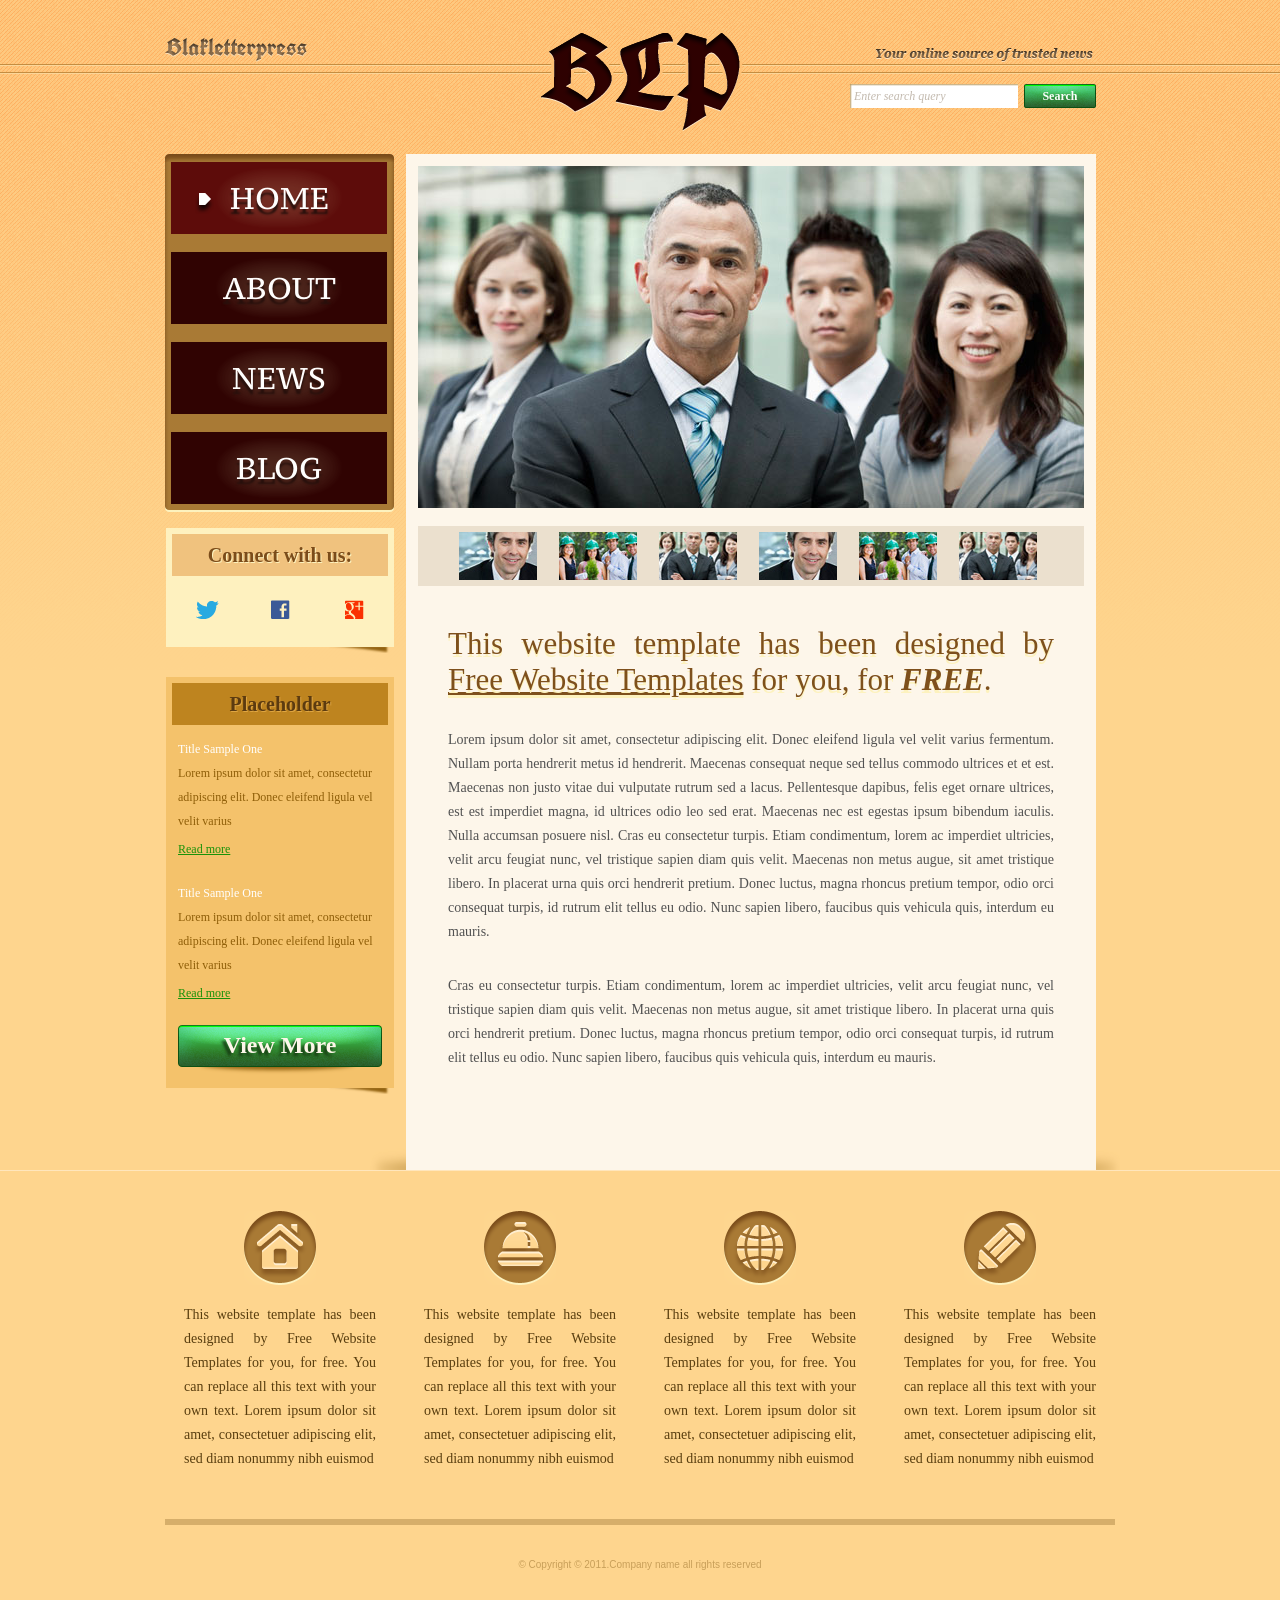
<file: Assignment02/index.html>
<!DOCTYPE html>
<!-- Website template by freewebsitetemplates.com -->
    <html>
<head>
	<meta charset="UTF-8">
	<title>Blakletterpress Website Template</title>
	<link rel="stylesheet" href="css/style.css" type="text/css">
</head>
<body>
	<div id="page">
		<div id="header">
			<div id="motto">
				<a href="index.html" class="sitename"><img src="images/blakletterpress.png" height="24" width="142" alt="SiteName"></a>
				<p>
					<img src="images/header-text.png" height="14" width="218" alt="Text">
				</p>
			</div>
			<div id="logo">
				<a href="index.html"><img src="images/logo.png" alt="LOGO"></a>
			</div>
			<div id="searchbar">
				<form action="#" method="post">
					<input type="text" value="Enter search query" class="txtfield" onBlur="javascript:if(this.value==''){this.value=this.defaultValue;}" onFocus="javascript:if(this.value==this.defaultValue){this.value='';}">
					<input type="submit" value="Search" class="btn">
				</form>
			</div>
		</div>
		<div id="contents">
			<div id="main">
				<div id="gallery">
					<div>
						<img src="images/team-large.jpg" alt="Img">
					</div>
					<ul>
						<li>
							<img src="images/smiling.jpg" alt="Img">
						</li>
						<li>
							<img src="images/ecofriends.jpg" alt="Img">
						</li>
						<li>
							<img src="images/team.jpg" alt="Img">
						</li>
						<li>
							<img src="images/smiling.jpg" alt="Img">
						</li>
						<li>
							<img src="images/ecofriends.jpg" alt="Img">
						</li>
						<li>
							<img src="images/team.jpg" alt="Img">
						</li>
					</ul>
				</div>
				<div class="body">
					<h1>This website template has been designed by <a href="http://www.freewebsitetemplates.com/">Free Website Templates</a> for you, for <em>free</em>.</h1>
					<p>
						Lorem ipsum dolor sit amet, consectetur adipiscing elit. Donec eleifend ligula vel velit varius fermentum. Nullam porta hendrerit metus id hendrerit. Maecenas consequat neque sed tellus commodo ultrices et et est. Maecenas non justo vitae dui vulputate rutrum sed a lacus. Pellentesque dapibus, felis eget ornare ultrices, est est imperdiet magna, id ultrices odio leo sed erat. Maecenas nec est egestas ipsum bibendum iaculis. Nulla accumsan posuere nisl. Cras eu consectetur turpis. Etiam condimentum, lorem ac imperdiet ultricies, velit arcu feugiat nunc, vel tristique sapien diam quis velit. Maecenas non metus augue, sit amet tristique libero. In placerat urna quis orci hendrerit pretium. Donec luctus, magna rhoncus pretium tempor, odio orci consequat turpis, id rutrum elit tellus eu odio. Nunc sapien libero, faucibus quis vehicula quis, interdum eu mauris.
					</p>
					<p>
						Cras eu consectetur turpis. Etiam condimentum, lorem ac imperdiet ultricies, velit arcu feugiat nunc, vel tristique sapien diam quis velit. Maecenas non metus augue, sit amet tristique libero. In placerat urna quis orci hendrerit pretium. Donec luctus, magna rhoncus pretium tempor, odio orci consequat turpis, id rutrum elit tellus eu odio. Nunc sapien libero, faucibus quis vehicula quis, interdum eu mauris.
					</p>
				</div>
			</div>
			<div id="sidebar">
				<div id="navigation">
					<div>
						<ul>
							<li class="selected">
								<a href="index.html">Home</a>
							</li>
							<li>
								<a href="about.html">About</a>
							</li>
							<li>
								<a href="news.html">News</a>
							</li>
							<li>
								<a href="blog.html">Blog</a>
							</li>
						</ul>
					</div>
				</div>
				<div class="section">
					<div id="connect">
						<h2>Connect with us:</h2>
						<a href="http://freewebsitetemplates.com/go/twitter/" target="_blank" class="twitter"></a> <a href="http://freewebsitetemplates.com/go/facebook/" target="_blank" class="facebook"></a> <a href="http://freewebsitetemplates.com/go/googleplus/" target="_blank" class="googleplus"></a>
					</div>
				</div>
				<div class="section">
					<div id="posts">
						<h2>Placeholder</h2>
						<ul>
							<li>
								<h5>Title Sample One</h5>
								<p>
									Lorem ipsum dolor sit amet, consectetur adipiscing elit. Donec eleifend ligula vel velit varius
								</p>
								<a href="news.html" class="more">Read more</a>
							</li>
							<li>
								<h5>Title Sample One</h5>
								<p>
									Lorem ipsum dolor sit amet, consectetur adipiscing elit. Donec eleifend ligula vel velit varius
								</p>
								<a href="news.html" class="more">Read more</a>
							</li>
						</ul>
						<a href="news.html" class="btn2">View More</a>
					</div>
				</div>
			</div>
		</div>
		<div id="footer">
			<div>
				<ul id="featured">
					<li>
						<a href="index.html" class="home"></a>
						<p>
							This website template has been designed by Free Website Templates for you, for free. You can replace all this text with your own text. Lorem ipsum dolor sit amet, consectetuer adipiscing elit, sed diam nonummy nibh euismod
						</p>
					</li>
					<li>
						<a href="index.html" class="bell"></a>
						<p>
							This website template has been designed by Free Website Templates for you, for free. You can replace all this text with your own text. Lorem ipsum dolor sit amet, consectetuer adipiscing elit, sed diam nonummy nibh euismod
						</p>
					</li>
					<li>
						<a href="index.html" class="globe"></a>
						<p>
							This website template has been designed by Free Website Templates for you, for free. You can replace all this text with your own text. Lorem ipsum dolor sit amet, consectetuer adipiscing elit, sed diam nonummy nibh euismod
						</p>
					</li>
					<li>
						<a href="index.html" class="pencil"></a>
						<p>
							This website template has been designed by Free Website Templates for you, for free. You can replace all this text with your own text. Lorem ipsum dolor sit amet, consectetuer adipiscing elit, sed diam nonummy nibh euismod
						</p>
					</li>
				</ul>
				<p id="footnote">
					© Copyright © 2011.Company name all rights reserved
				</p>
			</div>
		</div>
	</div>
</body>
</html>
</file>
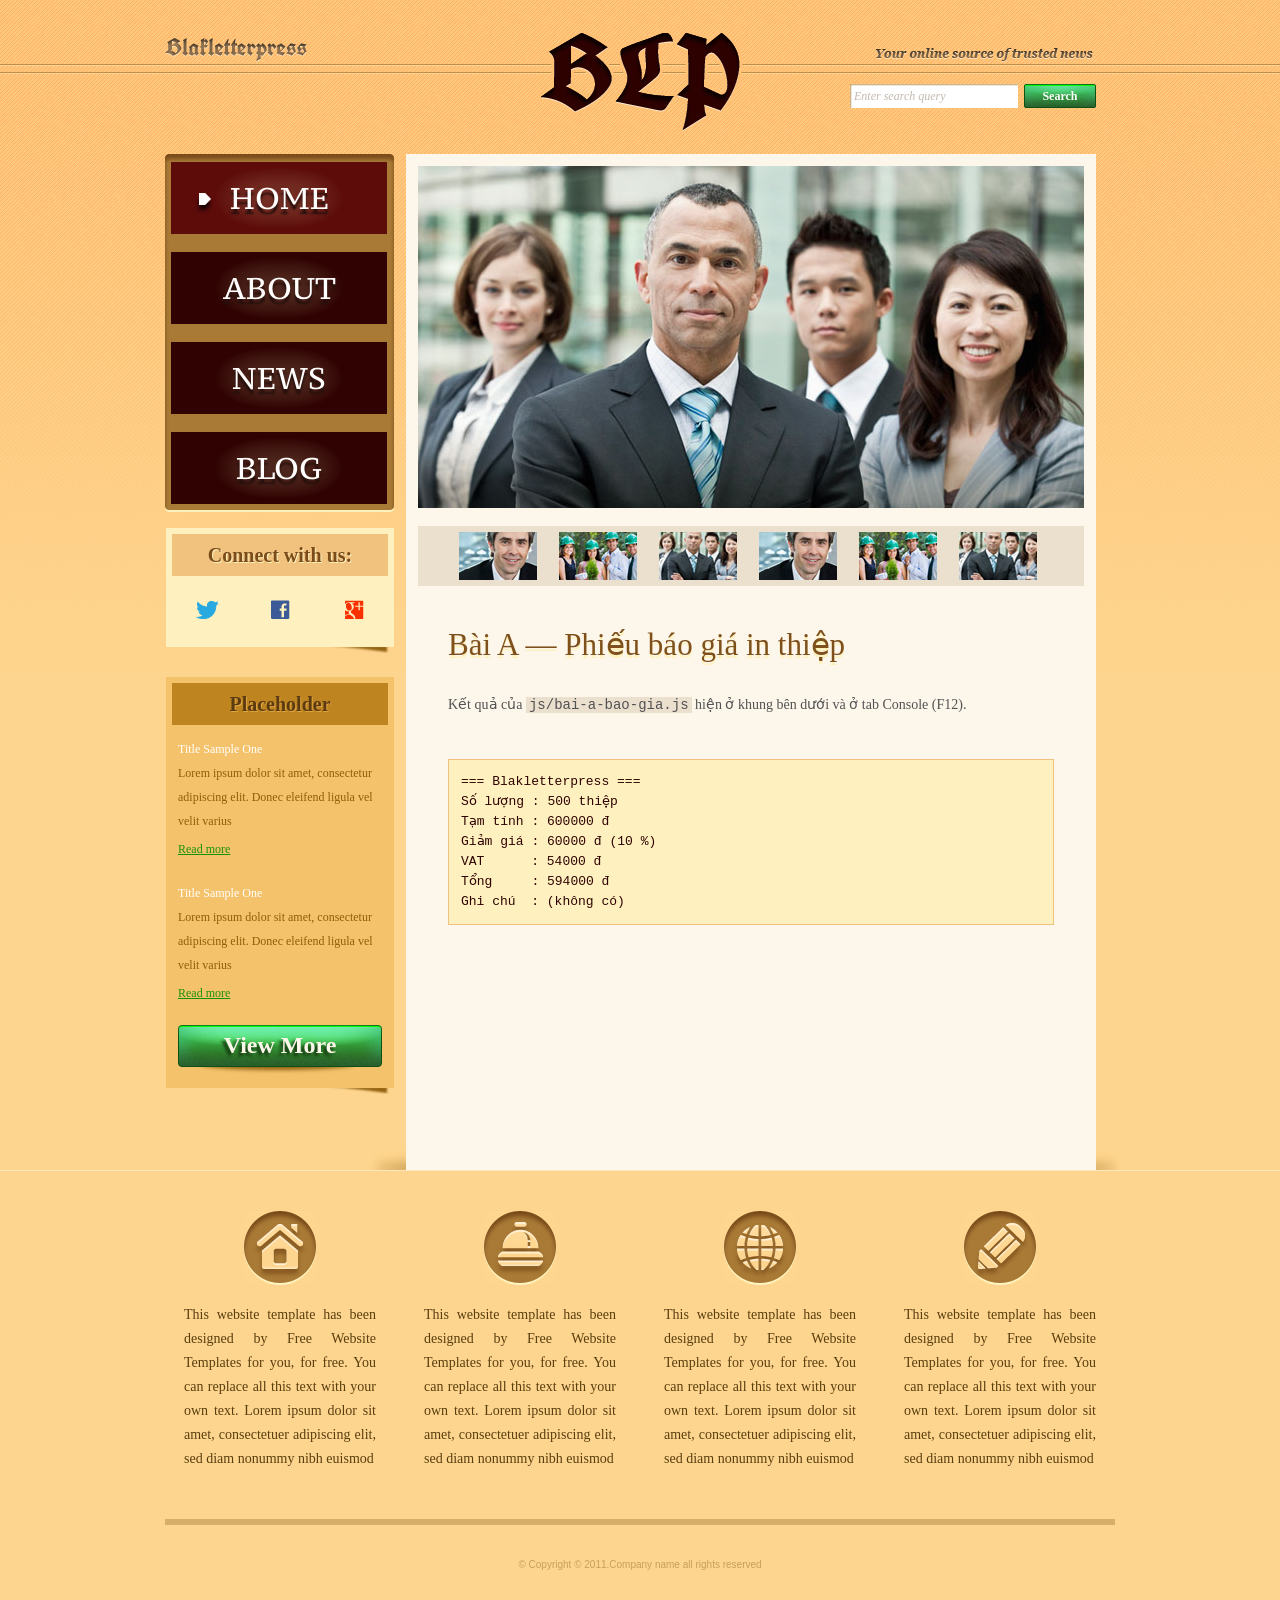
<file: Assignment04/BaiTap1/index.html>
<!DOCTYPE html>
<!-- Website template by freewebsitetemplates.com -->
<html>
<head>
	<meta charset="UTF-8">
	<title>Bài A – Phiếu báo giá | Blakletterpress</title>
	<link rel="stylesheet" href="css/style.css" type="text/css">
	<link rel="stylesheet" href="css/bai-js.css" type="text/css">
</head>
<body>
	<div id="page">
		<div id="header">
			<div id="motto">
				<a href="index.html" class="sitename"><img src="images/blakletterpress.png" height="24" width="142" alt="SiteName"></a>
				<p>
					<img src="images/header-text.png" height="14" width="218" alt="Text">
				</p>
			</div>
			<div id="logo">
				<a href="index.html"><img src="images/logo.png" alt="LOGO"></a>
			</div>
			<div id="searchbar">
				<form action="#" method="post">
					<input type="text" value="Enter search query" class="txtfield" onBlur="javascript:if(this.value==''){this.value=this.defaultValue;}" onFocus="javascript:if(this.value==this.defaultValue){this.value='';}">
					<input type="submit" value="Search" class="btn">
				</form>
			</div>
		</div>
		<div id="contents">
			<div id="main">
				<div id="gallery">
					<div>
						<img src="images/team-large.jpg" alt="Img">
					</div>
					<ul>
						<li>
							<img src="images/smiling.jpg" alt="Img">
						</li>
						<li>
							<img src="images/ecofriends.jpg" alt="Img">
						</li>
						<li>
							<img src="images/team.jpg" alt="Img">
						</li>
						<li>
							<img src="images/smiling.jpg" alt="Img">
						</li>
						<li>
							<img src="images/ecofriends.jpg" alt="Img">
						</li>
						<li>
							<img src="images/team.jpg" alt="Img">
						</li>
					</ul>
				</div>
				<div class="body">
					<h1>Bài A — Phiếu báo giá in thiệp</h1>
					<p>
						Kết quả của <code>js/bai-a-bao-gia.js</code> hiện ở khung bên dưới và ở tab Console (F12).
					</p>
					<pre id="ket-qua"></pre>
				</div>
			</div>
			<div id="sidebar">
				<div id="navigation">
					<div>
						<ul>
							<li class="selected">
								<a href="index.html">Home</a>
							</li>
							<li>
								<a href="about.html">About</a>
							</li>
							<li>
								<a href="news.html">News</a>
							</li>
							<li>
								<a href="blog.html">Blog</a>
							</li>
						</ul>
					</div>
				</div>
				<div class="section">
					<div id="connect">
						<h2>Connect with us:</h2>
						<a href="http://freewebsitetemplates.com/go/twitter/" target="_blank" class="twitter"></a> <a href="http://freewebsitetemplates.com/go/facebook/" target="_blank" class="facebook"></a> <a href="http://freewebsitetemplates.com/go/googleplus/" target="_blank" class="googleplus"></a>
					</div>
				</div>
				<div class="section">
					<div id="posts">
						<h2>Placeholder</h2>
						<ul>
							<li>
								<h5>Title Sample One</h5>
								<p>
									Lorem ipsum dolor sit amet, consectetur adipiscing elit. Donec eleifend ligula vel velit varius
								</p>
								<a href="news.html" class="more">Read more</a>
							</li>
							<li>
								<h5>Title Sample One</h5>
								<p>
									Lorem ipsum dolor sit amet, consectetur adipiscing elit. Donec eleifend ligula vel velit varius
								</p>
								<a href="news.html" class="more">Read more</a>
							</li>
						</ul>
						<a href="news.html" class="btn2">View More</a>
					</div>
				</div>
			</div>
		</div>
		<div id="footer">
			<div>
				<ul id="featured">
					<li>
						<a href="index.html" class="home"></a>
						<p>
							This website template has been designed by Free Website Templates for you, for free. You can replace all this text with your own text. Lorem ipsum dolor sit amet, consectetuer adipiscing elit, sed diam nonummy nibh euismod
						</p>
					</li>
					<li>
						<a href="index.html" class="bell"></a>
						<p>
							This website template has been designed by Free Website Templates for you, for free. You can replace all this text with your own text. Lorem ipsum dolor sit amet, consectetuer adipiscing elit, sed diam nonummy nibh euismod
						</p>
					</li>
					<li>
						<a href="index.html" class="globe"></a>
						<p>
							This website template has been designed by Free Website Templates for you, for free. You can replace all this text with your own text. Lorem ipsum dolor sit amet, consectetuer adipiscing elit, sed diam nonummy nibh euismod
						</p>
					</li>
					<li>
						<a href="index.html" class="pencil"></a>
						<p>
							This website template has been designed by Free Website Templates for you, for free. You can replace all this text with your own text. Lorem ipsum dolor sit amet, consectetuer adipiscing elit, sed diam nonummy nibh euismod
						</p>
					</li>
				</ul>
				<p id="footnote">
					© Copyright © 2011.Company name all rights reserved
				</p>
			</div>
		</div>
	</div>
	<script src="js/ho-tro.js"></script>
	<script src="js/bai-a-bao-gia.js"></script>
</body>
</html>
</file>
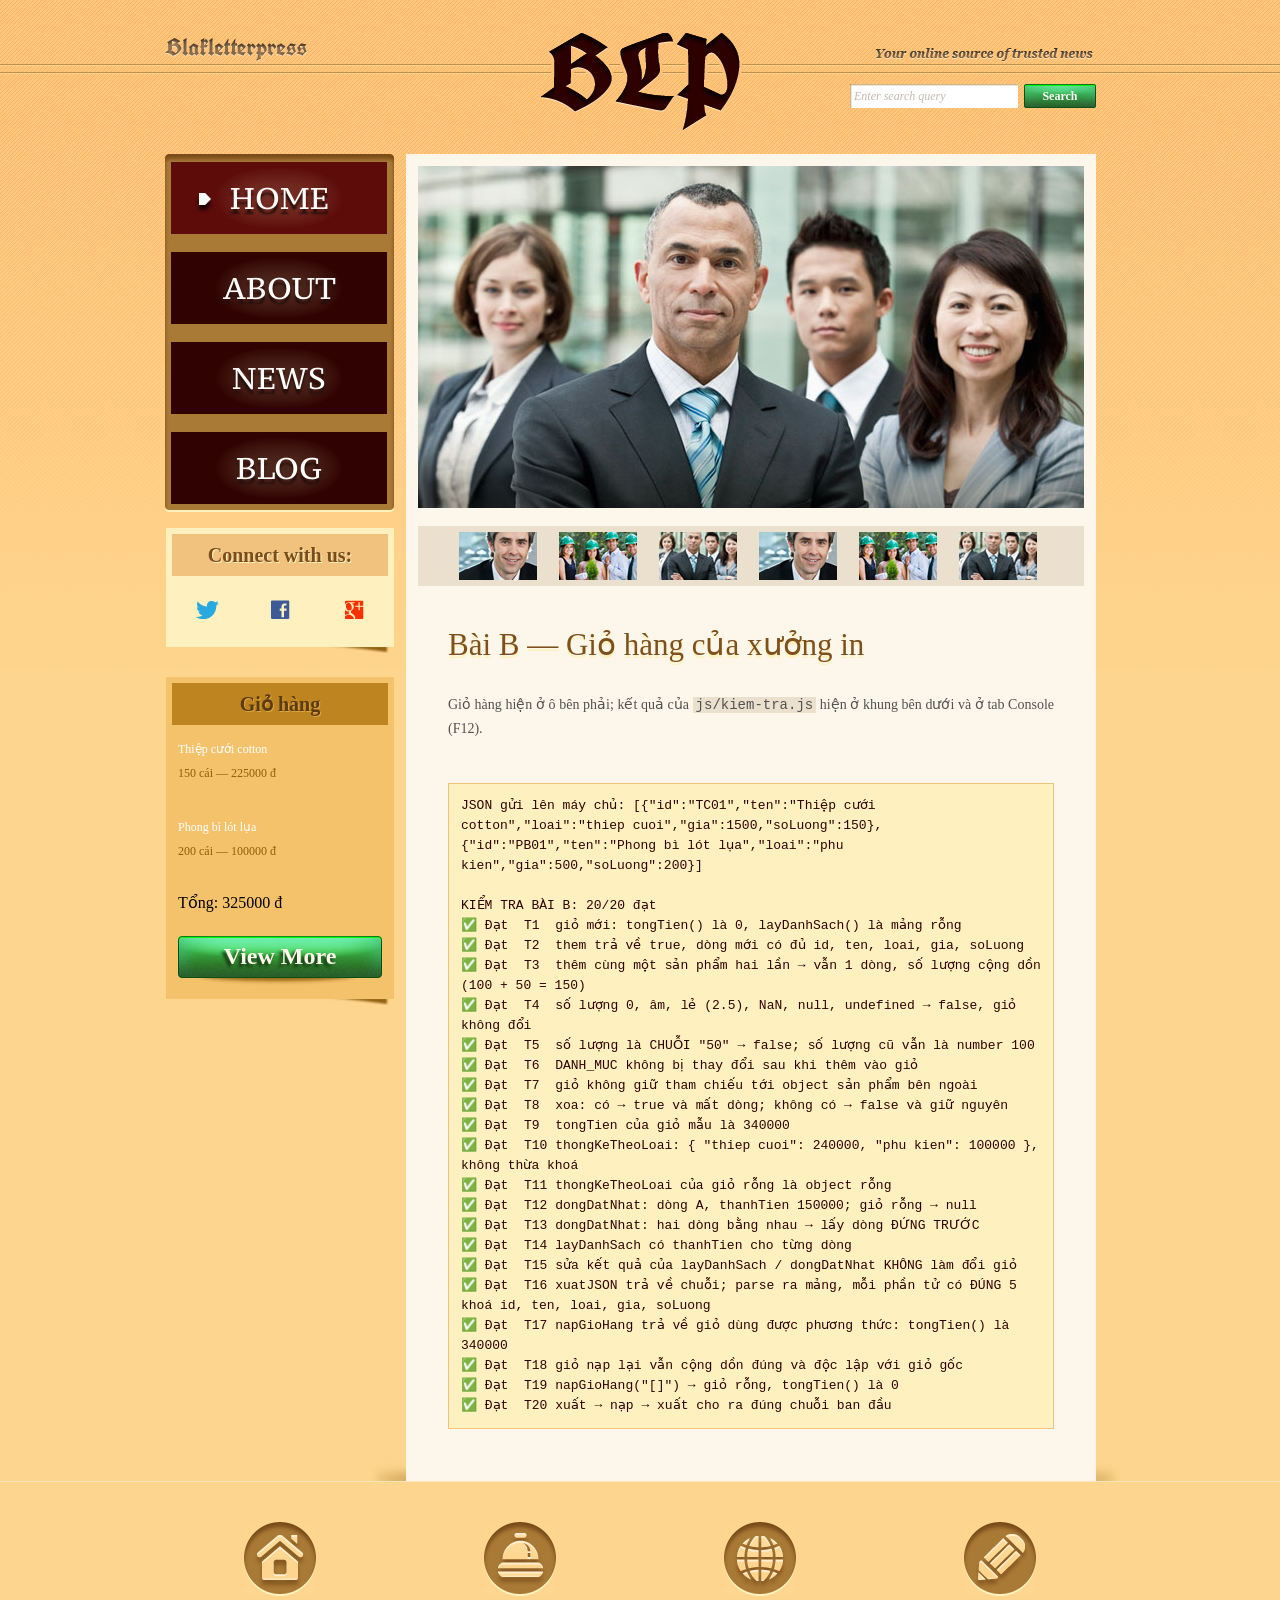
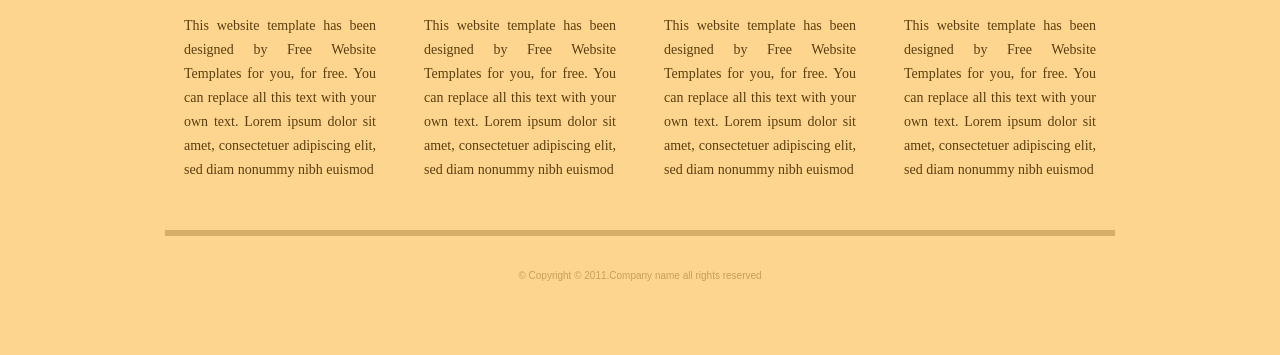
<file: Assignment04/BaiTap2/index.html>
<!DOCTYPE html>
<!-- Website template by freewebsitetemplates.com -->
<html>
<head>
	<meta charset="UTF-8">
	<title>Bài B – Giỏ hàng | Blakletterpress</title>
	<link rel="stylesheet" href="css/style.css" type="text/css">
	<link rel="stylesheet" href="css/bai-js.css" type="text/css">
</head>
<body>
	<div id="page">
		<div id="header">
			<div id="motto">
				<a href="index.html" class="sitename"><img src="images/blakletterpress.png" height="24" width="142" alt="SiteName"></a>
				<p>
					<img src="images/header-text.png" height="14" width="218" alt="Text">
				</p>
			</div>
			<div id="logo">
				<a href="index.html"><img src="images/logo.png" alt="LOGO"></a>
			</div>
			<div id="searchbar">
				<form action="#" method="post">
					<input type="text" value="Enter search query" class="txtfield" onBlur="javascript:if(this.value==''){this.value=this.defaultValue;}" onFocus="javascript:if(this.value==this.defaultValue){this.value='';}">
					<input type="submit" value="Search" class="btn">
				</form>
			</div>
		</div>
		<div id="contents">
			<div id="main">
				<div id="gallery">
					<div>
						<img src="images/team-large.jpg" alt="Img">
					</div>
					<ul>
						<li>
							<img src="images/smiling.jpg" alt="Img">
						</li>
						<li>
							<img src="images/ecofriends.jpg" alt="Img">
						</li>
						<li>
							<img src="images/team.jpg" alt="Img">
						</li>
						<li>
							<img src="images/smiling.jpg" alt="Img">
						</li>
						<li>
							<img src="images/ecofriends.jpg" alt="Img">
						</li>
						<li>
							<img src="images/team.jpg" alt="Img">
						</li>
					</ul>
				</div>
				<div class="body">
					<h1>Bài B — Giỏ hàng của xưởng in</h1>
					<p>
						Giỏ hàng hiện ở ô bên phải; kết quả của <code>js/kiem-tra.js</code> hiện ở khung bên dưới và ở tab Console (F12).
					</p>
					<pre id="ket-qua"></pre>
				</div>
			</div>
			<div id="sidebar">
				<div id="navigation">
					<div>
						<ul>
							<li class="selected">
								<a href="index.html">Home</a>
							</li>
							<li>
								<a href="about.html">About</a>
							</li>
							<li>
								<a href="news.html">News</a>
							</li>
							<li>
								<a href="blog.html">Blog</a>
							</li>
						</ul>
					</div>
				</div>
				<div class="section">
					<div id="connect">
						<h2>Connect with us:</h2>
						<a href="http://freewebsitetemplates.com/go/twitter/" target="_blank" class="twitter"></a> <a href="http://freewebsitetemplates.com/go/facebook/" target="_blank" class="facebook"></a> <a href="http://freewebsitetemplates.com/go/googleplus/" target="_blank" class="googleplus"></a>
					</div>
				</div>
				<div class="section">
					<div id="posts">
						<h2>Giỏ hàng</h2>
						<ul id="gio-hang">
							<li>
								<h5>Title Sample One</h5>
								<p>
									Lorem ipsum dolor sit amet, consectetur adipiscing elit. Donec eleifend ligula vel velit varius
								</p>
								<a href="news.html" class="more">Read more</a>
							</li>
							<li>
								<h5>Title Sample One</h5>
								<p>
									Lorem ipsum dolor sit amet, consectetur adipiscing elit. Donec eleifend ligula vel velit varius
								</p>
								<a href="news.html" class="more">Read more</a>
							</li>
						</ul>
						<a href="news.html" class="btn2">View More</a>
					</div>
				</div>
			</div>
		</div>
		<div id="footer">
			<div>
				<ul id="featured">
					<li>
						<a href="index.html" class="home"></a>
						<p>
							This website template has been designed by Free Website Templates for you, for free. You can replace all this text with your own text. Lorem ipsum dolor sit amet, consectetuer adipiscing elit, sed diam nonummy nibh euismod
						</p>
					</li>
					<li>
						<a href="index.html" class="bell"></a>
						<p>
							This website template has been designed by Free Website Templates for you, for free. You can replace all this text with your own text. Lorem ipsum dolor sit amet, consectetuer adipiscing elit, sed diam nonummy nibh euismod
						</p>
					</li>
					<li>
						<a href="index.html" class="globe"></a>
						<p>
							This website template has been designed by Free Website Templates for you, for free. You can replace all this text with your own text. Lorem ipsum dolor sit amet, consectetuer adipiscing elit, sed diam nonummy nibh euismod
						</p>
					</li>
					<li>
						<a href="index.html" class="pencil"></a>
						<p>
							This website template has been designed by Free Website Templates for you, for free. You can replace all this text with your own text. Lorem ipsum dolor sit amet, consectetuer adipiscing elit, sed diam nonummy nibh euismod
						</p>
					</li>
				</ul>
				<p id="footnote">
					© Copyright © 2011.Company name all rights reserved
				</p>
			</div>
		</div>
	</div>
	<script src="js/ho-tro.js"></script>
	<script src="js/bai-b-gio-hang.js"></script>
	<script src="js/kiem-tra.js"></script>
</body>
</html>
</file>
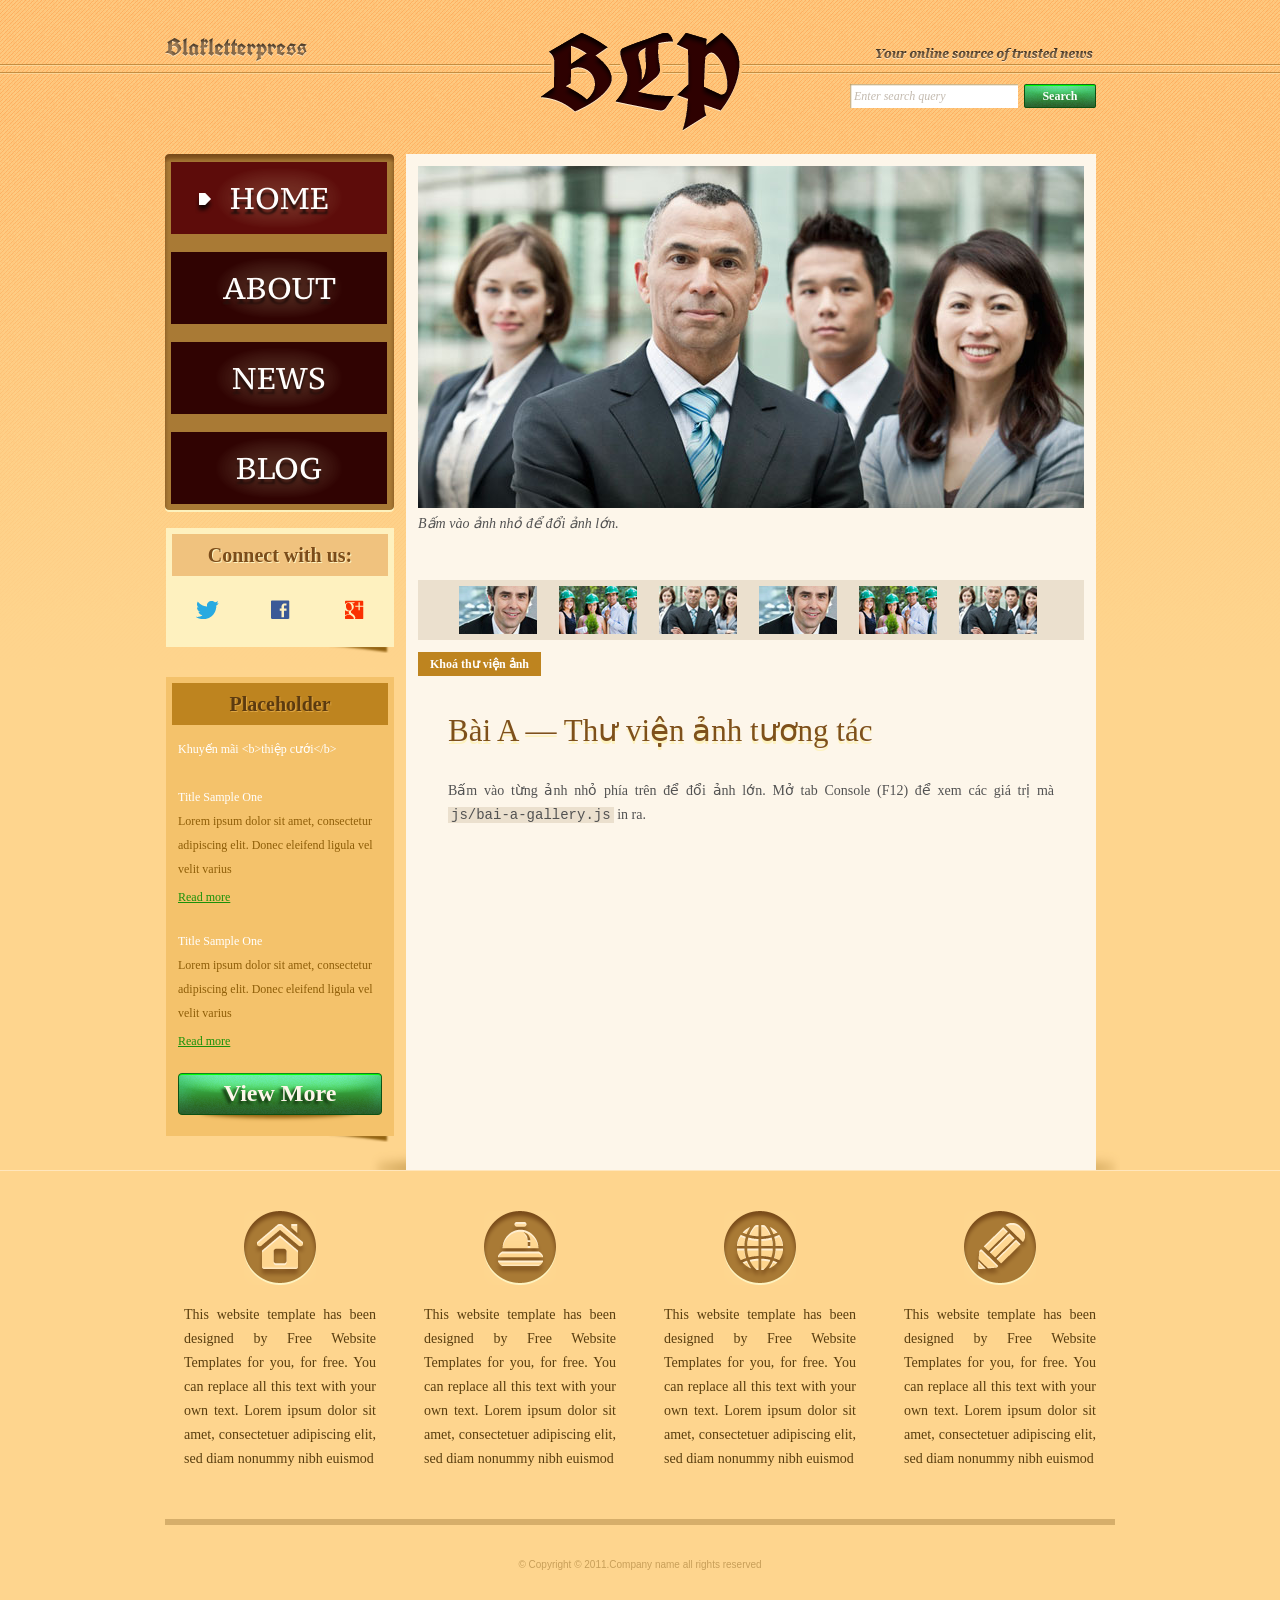
<file: Assignment04/BaiTap3/index.html>
<!DOCTYPE html>
<!-- Website template by freewebsitetemplates.com -->
<html>
<head>
	<meta charset="UTF-8">
	<title>Bài A – Thư viện ảnh | Blakletterpress</title>
	<link rel="stylesheet" href="css/style.css" type="text/css">
	<link rel="stylesheet" href="css/bai-js.css" type="text/css">
</head>
<body>
	<div id="page">
		<div id="header">
			<div id="motto">
				<a href="index.html" class="sitename"><img src="images/blakletterpress.png" height="24" width="142" alt="SiteName"></a>
				<p>
					<img src="images/header-text.png" height="14" width="218" alt="Text">
				</p>
			</div>
			<div id="logo">
				<a href="index.html"><img src="images/logo.png" alt="LOGO"></a>
			</div>
			<div id="searchbar">
				<form action="#" method="post">
					<input type="text" id="o-tim-kiem" value="Enter search query" class="txtfield">
					<input type="submit" value="Search" class="btn">
				</form>
			</div>
		</div>
		<div id="contents">
			<div id="main">
				<div id="gallery">
					<div>
						<img src="images/team-large.jpg" alt="Img">
					</div>
					<ul>
						<li>
							<img src="images/smiling.jpg" alt="meeting">
						</li>
						<li>
							<img src="images/ecofriends.jpg" alt="team-large">
						</li>
						<li>
							<img src="images/team.jpg" alt="team-large">
						</li>
						<li>
							<img src="images/smiling.jpg" alt="meeting">
						</li>
						<li>
							<img src="images/ecofriends.jpg" alt="team-large">
						</li>
						<li>
							<img src="images/team.jpg" alt="team-large">
						</li>
					</ul>
					<button type="button" id="nut-khoa">Khoá thư viện ảnh</button>
				</div>
				<div class="body">
					<h1>Bài A — Thư viện ảnh tương tác</h1>
					<p>
						Bấm vào từng ảnh nhỏ phía trên để đổi ảnh lớn. Mở tab Console (F12) để xem các giá trị mà <code>js/bai-a-gallery.js</code> in ra.
					</p>
				</div>
			</div>
			<div id="sidebar">
				<div id="navigation">
					<div>
						<ul>
							<li class="selected">
								<a href="index.html">Home</a>
							</li>
							<li>
								<a href="about.html">About</a>
							</li>
							<li>
								<a href="news.html">News</a>
							</li>
							<li>
								<a href="blog.html">Blog</a>
							</li>
						</ul>
					</div>
				</div>
				<div class="section">
					<div id="connect">
						<h2>Connect with us:</h2>
						<a href="http://freewebsitetemplates.com/go/twitter/" target="_blank" class="twitter"></a> <a href="http://freewebsitetemplates.com/go/facebook/" target="_blank" class="facebook"></a> <a href="http://freewebsitetemplates.com/go/googleplus/" target="_blank" class="googleplus"></a>
					</div>
				</div>
				<div class="section">
					<div id="posts">
						<h2>Placeholder</h2>
						<ul>
							<li>
								<h5>Title Sample One</h5>
								<p>
									Lorem ipsum dolor sit amet, consectetur adipiscing elit. Donec eleifend ligula vel velit varius
								</p>
								<a href="news.html" class="more">Read more</a>
							</li>
							<li>
								<h5>Title Sample One</h5>
								<p>
									Lorem ipsum dolor sit amet, consectetur adipiscing elit. Donec eleifend ligula vel velit varius
								</p>
								<a href="news.html" class="more">Read more</a>
							</li>
						</ul>
						<a href="news.html" class="btn2">View More</a>
					</div>
				</div>
			</div>
		</div>
		<div id="footer">
			<div>
				<ul id="featured">
					<li>
						<a href="index.html" class="home"></a>
						<p>
							This website template has been designed by Free Website Templates for you, for free. You can replace all this text with your own text. Lorem ipsum dolor sit amet, consectetuer adipiscing elit, sed diam nonummy nibh euismod
						</p>
					</li>
					<li>
						<a href="index.html" class="bell"></a>
						<p>
							This website template has been designed by Free Website Templates for you, for free. You can replace all this text with your own text. Lorem ipsum dolor sit amet, consectetuer adipiscing elit, sed diam nonummy nibh euismod
						</p>
					</li>
					<li>
						<a href="index.html" class="globe"></a>
						<p>
							This website template has been designed by Free Website Templates for you, for free. You can replace all this text with your own text. Lorem ipsum dolor sit amet, consectetuer adipiscing elit, sed diam nonummy nibh euismod
						</p>
					</li>
					<li>
						<a href="index.html" class="pencil"></a>
						<p>
							This website template has been designed by Free Website Templates for you, for free. You can replace all this text with your own text. Lorem ipsum dolor sit amet, consectetuer adipiscing elit, sed diam nonummy nibh euismod
						</p>
					</li>
				</ul>
				<p id="footnote">
					© Copyright © 2011.Company name all rights reserved
				</p>
			</div>
		</div>
	</div>
	<script src="js/bai-a-gallery.js"></script>
</body>
</html>
</file>
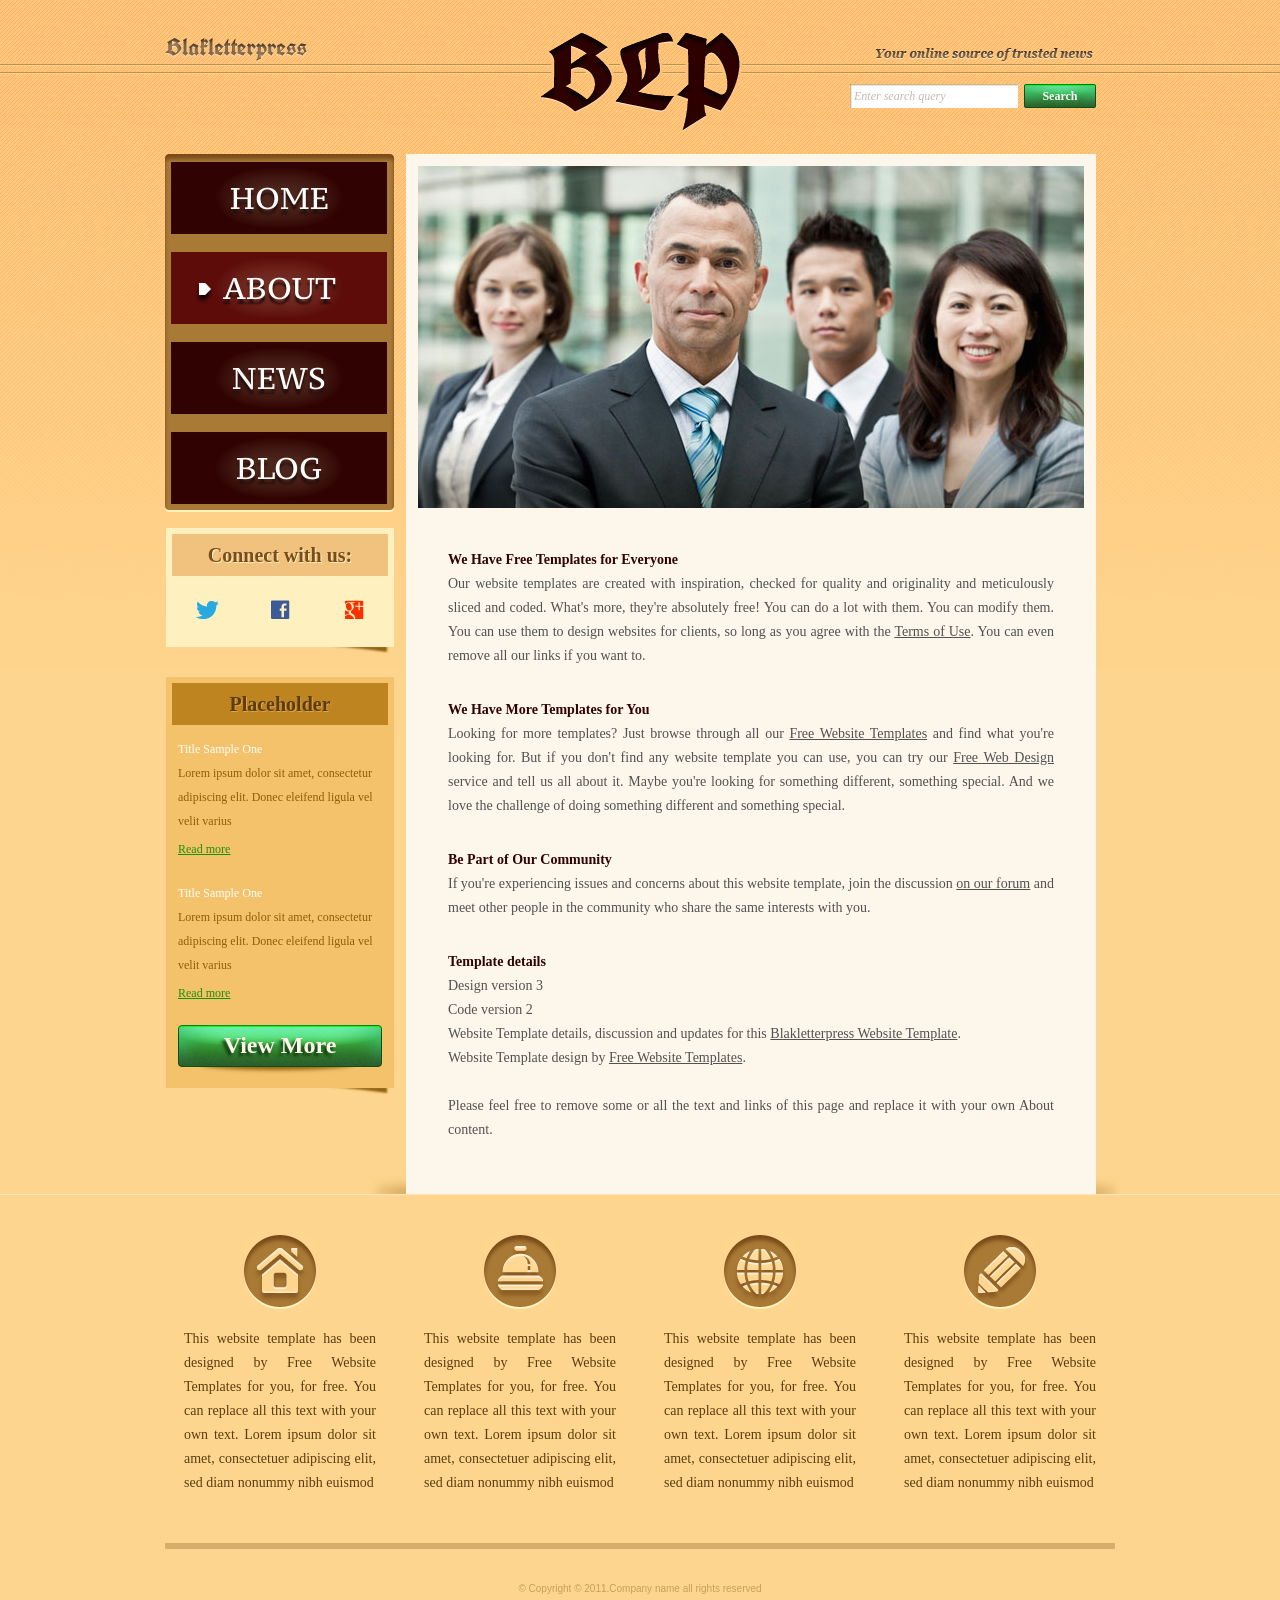
<file: Assignment02/about.html>
<!DOCTYPE html>
<!-- Website template by freewebsitetemplates.com -->
<html>
<head>
	<meta charset="UTF-8">
	<title>About - Blakletterpress Website Template</title>
	<link rel="stylesheet" href="css/style.css" type="text/css">
</head>
<body>
	<div id="page">
		<div id="header">
			<div id="motto">
				<a href="index.html" class="sitename"><img src="images/blakletterpress.png" height="24" width="142" alt="SiteName"></a>
				<p>
					<img src="images/header-text.png" height="14" width="218" alt="Text">
				</p>
			</div>
			<div id="logo">
				<a href="index.html"><img src="images/logo.png" alt="LOGO"></a>
			</div>
			<div id="searchbar">
				<form action="#" method="post">
					<input type="text" value="Enter search query" class="txtfield" onBlur="javascript:if(this.value==''){this.value=this.defaultValue;}" onFocus="javascript:if(this.value==this.defaultValue){this.value='';}">
					<input type="submit" value="Search" class="btn">
				</form>
			</div>
		</div>
		<div id="contents">
			<div id="main">
				<div id="gallery">
					<div>
						<img src="images/team-large.jpg" alt="Img">
					</div>
				</div>
				<div id="about" class="body">
					<h4>We Have Free Templates for Everyone</h4>
					<p>
						Our website templates are created with inspiration, checked for quality and originality and meticulously sliced and coded. What's more, they're absolutely free! You can do a lot with them. You can modify them. You can use them to design websites for clients, so long as you agree with the <a href="http://www.freewebsitetemplates.com/about/terms/">Terms of Use</a>. You can even remove all our links if you want to.
					</p>
					<h4>We Have More Templates for You</h4>
					<p>
						Looking for more templates? Just browse through all our <a href="http://www.freewebsitetemplates.com/">Free Website Templates</a> and find what you're looking for. But if you don't find any website template you can use, you can try our <a href="http://www.freewebsitetemplates.com/freewebdesign/">Free Web Design</a> service and tell us all about it. Maybe you're looking for something different, something special. And we love the challenge of doing something different and something special.
					</p>
					<h4>Be Part of Our Community</h4>
					<p>
						If you're experiencing issues and concerns about this website template, join the discussion <a href="http://www.freewebsitetemplates.com/forums/">on our forum</a> and meet other people in the community who share the same interests with you.
					</p>
					<h4>Template details</h4>
					<p>
						Design version 3<br> Code version 2<br> Website Template details, discussion and updates for this <a href="http://www.freewebsitetemplates.com/forums/f18/">Blakletterpress Website Template</a>.<br> Website Template design by <a href="http://www.freewebsitetemplates.com/">Free Website Templates</a>.<br><br> Please feel free to remove some or all the text and links of this page and replace it with your own About content.
					</p>
				</div>
			</div>
			<div id="sidebar">
				<div id="navigation">
					<div>
						<ul>
							<li>
								<a href="index.html">Home</a>
							</li>
							<li class="selected">
								<a href="about.html">About</a>
							</li>
							<li>
								<a href="news.html">News</a>
							</li>
							<li>
								<a href="blog.html">Blog</a>
							</li>
						</ul>
					</div>
				</div>
				<div class="section">
					<div id="connect">
						<h2>Connect with us:</h2>
						<a href="http://freewebsitetemplates.com/go/twitter/" target="_blank" class="twitter"></a> <a href="http://freewebsitetemplates.com/go/facebook/" target="_blank" class="facebook"></a> <a href="http://freewebsitetemplates.com/go/googleplus/" target="_blank" class="googleplus"></a>
					</div>
				</div>
				<div class="section">
					<div id="posts">
						<h2>Placeholder</h2>
						<ul>
							<li>
								<h5>Title Sample One</h5>
								<p>
									Lorem ipsum dolor sit amet, consectetur adipiscing elit. Donec eleifend ligula vel velit varius
								</p>
								<a href="news.html" class="more">Read more</a>
							</li>
							<li>
								<h5>Title Sample One</h5>
								<p>
									Lorem ipsum dolor sit amet, consectetur adipiscing elit. Donec eleifend ligula vel velit varius
								</p>
								<a href="news.html" class="more">Read more</a>
							</li>
						</ul>
						<a href="news.html" class="btn2">View More</a>
					</div>
				</div>
			</div>
		</div>
		<div id="footer">
			<div>
				<ul id="featured">
					<li>
						<a href="index.html" class="home"></a>
						<p>
							This website template has been designed by Free Website Templates for you, for free. You can replace all this text with your own text. Lorem ipsum dolor sit amet, consectetuer adipiscing elit, sed diam nonummy nibh euismod
						</p>
					</li>
					<li>
						<a href="index.html" class="bell"></a>
						<p>
							This website template has been designed by Free Website Templates for you, for free. You can replace all this text with your own text. Lorem ipsum dolor sit amet, consectetuer adipiscing elit, sed diam nonummy nibh euismod
						</p>
					</li>
					<li>
						<a href="index.html" class="globe"></a>
						<p>
							This website template has been designed by Free Website Templates for you, for free. You can replace all this text with your own text. Lorem ipsum dolor sit amet, consectetuer adipiscing elit, sed diam nonummy nibh euismod
						</p>
					</li>
					<li>
						<a href="index.html" class="pencil"></a>
						<p>
							This website template has been designed by Free Website Templates for you, for free. You can replace all this text with your own text. Lorem ipsum dolor sit amet, consectetuer adipiscing elit, sed diam nonummy nibh euismod
						</p>
					</li>
					</li>
				</ul>
				<p id="footnote">
					© Copyright © 2011.Company name all rights reserved
				</p>
			</div>
		</div>
	</div>
</body>
</html>
</file>
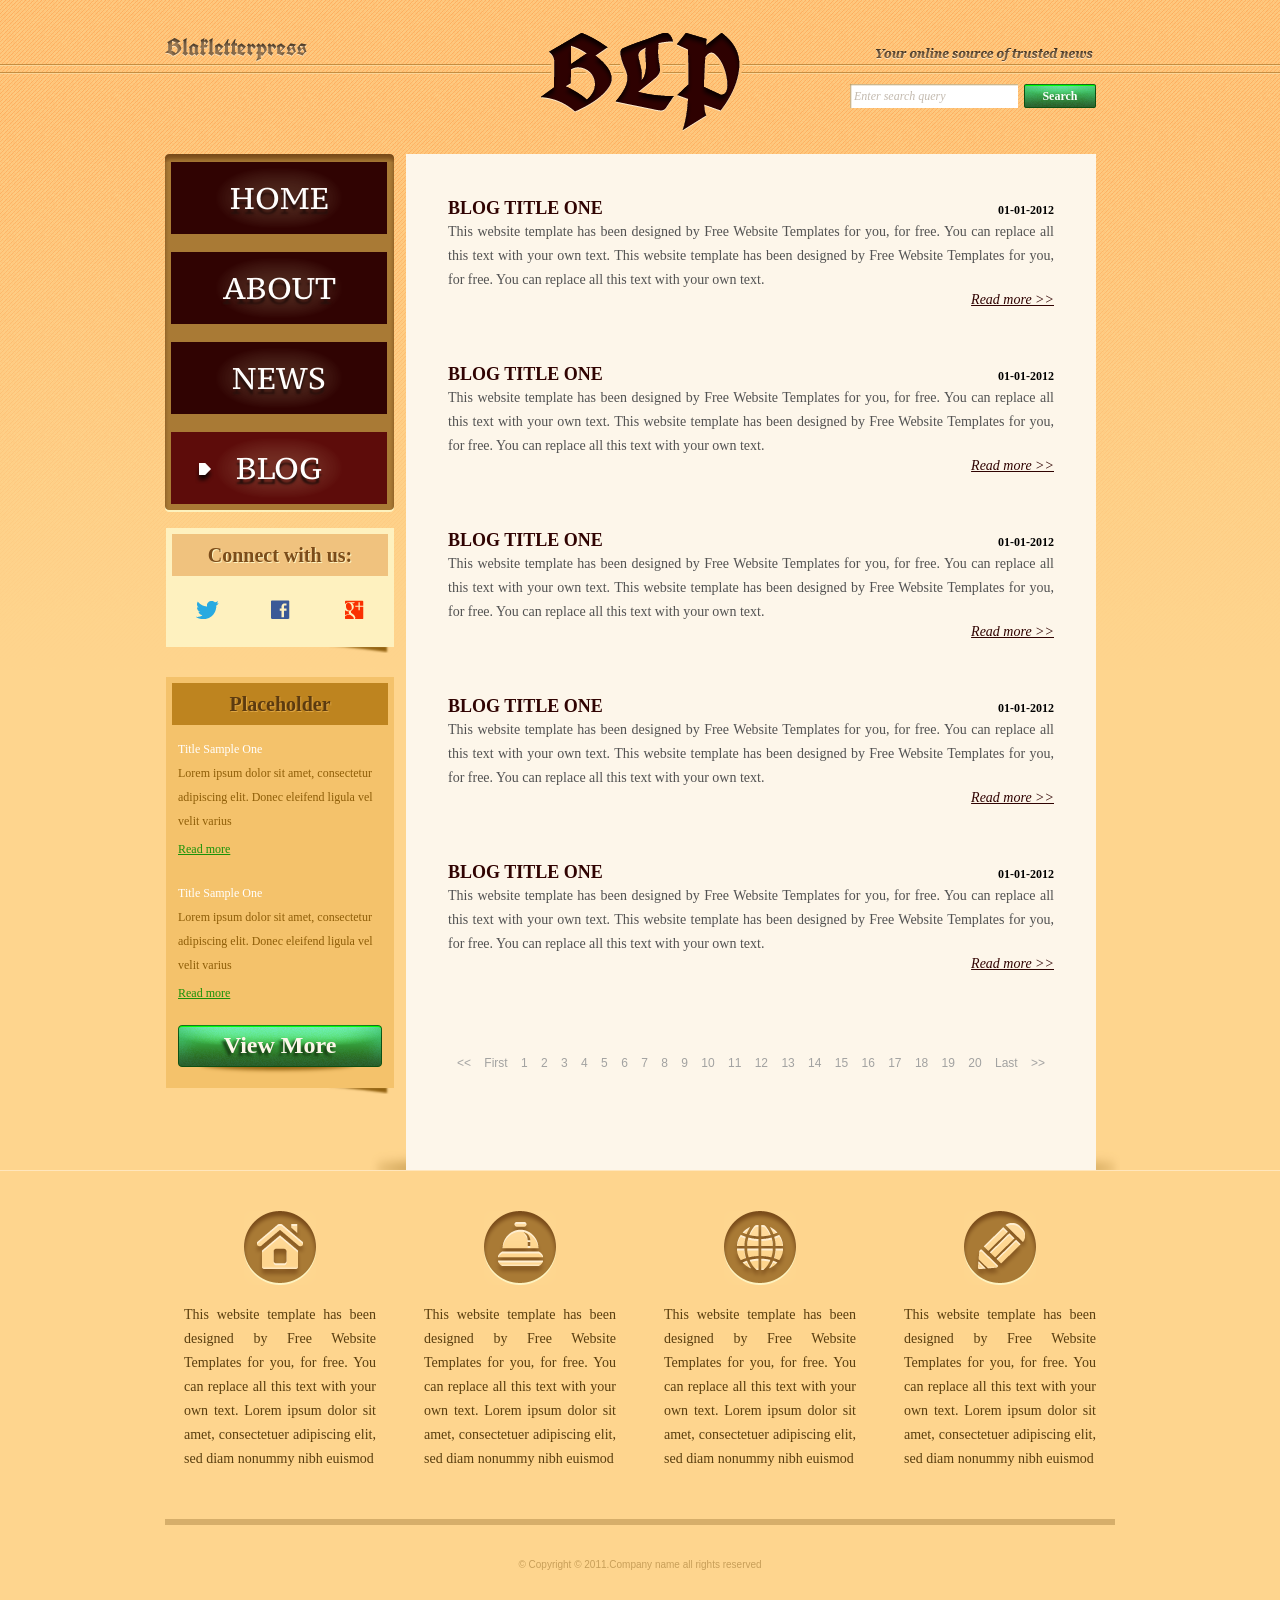
<file: Assignment02/blog.html>
<!DOCTYPE html>
<!-- Website template by freewebsitetemplates.com -->
<html>
<head>
	<meta charset="UTF-8">
	<title>Blog - Blakletterpress Website Template</title>
	<link rel="stylesheet" href="css/style.css" type="text/css">
</head>
<body>
	<div id="page">
		<div id="header">
			<div id="motto">
				<a href="index.html" class="sitename"><img src="images/blakletterpress.png" height="24" width="142" alt="SiteName"></a>
				<p>
					<img src="images/header-text.png" height="14" width="218" alt="Text">
				</p>
			</div>
			<div id="logo">
				<a href="index.html"><img src="images/logo.png" alt="LOGO"></a>
			</div>
			<div id="searchbar">
				<form action="#" method="post">
					<input type="text" value="Enter search query" class="txtfield" onBlur="javascript:if(this.value==''){this.value=this.defaultValue;}" onFocus="javascript:if(this.value==this.defaultValue){this.value='';}">
					<input type="submit" value="Search" class="btn">
				</form>
			</div>
		</div>
		<div id="contents">
			<div id="main">
				<div class="body">
					<ul id="list">
						<li>
							<span class="time">01-01-2012</span>
							<h3>BLOG TITLE ONE</h3>
							<p>
								This website template has been designed by Free Website Templates for you, for free. You can replace all this text with your own text. This website template has been designed by Free Website Templates for you, for free. You can replace all this text with your own text.
							</p>
							<a href="blog.html" class="more">Read more >></a>
						</li>
						<li>
							<span class="time">01-01-2012</span>
							<h3>BLOG TITLE ONE</h3>
							<p>
								This website template has been designed by Free Website Templates for you, for free. You can replace all this text with your own text. This website template has been designed by Free Website Templates for you, for free. You can replace all this text with your own text.
							</p>
							<a href="blog.html" class="more">Read more >></a>
						</li>
						<li>
							<span class="time">01-01-2012</span>
							<h3>BLOG TITLE ONE</h3>
							<p>
								This website template has been designed by Free Website Templates for you, for free. You can replace all this text with your own text. This website template has been designed by Free Website Templates for you, for free. You can replace all this text with your own text.
							</p>
							<a href="blog.html" class="more">Read more >></a>
						</li>
						<li>
							<span class="time">01-01-2012</span>
							<h3>BLOG TITLE ONE</h3>
							<p>
								This website template has been designed by Free Website Templates for you, for free. You can replace all this text with your own text. This website template has been designed by Free Website Templates for you, for free. You can replace all this text with your own text.
							</p>
							<a href="blog.html" class="more">Read more >></a>
						</li>
						<li>
							<span class="time">01-01-2012</span>
							<h3>BLOG TITLE ONE</h3>
							<p>
								This website template has been designed by Free Website Templates for you, for free. You can replace all this text with your own text. This website template has been designed by Free Website Templates for you, for free. You can replace all this text with your own text.
							</p>
							<a href="blog.html" class="more">Read more >></a>
						</li>
					</ul>
					<div id="pagination">
						<a href="blog.html">&lt;&lt;</a> <a href="blog.html">First</a> <a href="blog.html">1</a> <a href="blog.html">2</a> <a href="blog.html">3</a> <a href="blog.html">4</a> <a href="blog.html">5</a> <a href="blog.html">6</a> <a href="blog.html">7</a> <a href="blog.html">8</a> <a href="blog.html">9</a> <a href="blog.html">10</a> <a href="blog.html">11</a> <a href="blog.html">12</a> <a href="blog.html">13</a> <a href="blog.html">14</a> <a href="blog.html">15</a> <a href="blog.html">16</a> <a href="blog.html">17</a> <a href="blog.html">18</a> <a href="blog.html">19</a> <a href="blog.html">20</a> <a href="blog.html">Last</a> <a href="blog.html">&gt;&gt;</a>
					</div>
				</div>
			</div>
			<div id="sidebar">
				<div id="navigation">
					<div>
						<ul>
							<li>
								<a href="index.html">Home</a>
							</li>
							<li>
								<a href="about.html">About</a>
							</li>
							<li>
								<a href="news.html">News</a>
							</li>
							<li class="selected">
								<a href="blog.html">Blog</a>
							</li>
						</ul>
					</div>
				</div>
				<div class="section">
					<div id="connect">
						<h2>Connect with us:</h2>
						<a href="http://freewebsitetemplates.com/go/twitter/" target="_blank" class="twitter"></a> <a href="http://freewebsitetemplates.com/go/facebook/" target="_blank" class="facebook"></a> <a href="http://freewebsitetemplates.com/go/googleplus/" target="_blank" class="googleplus"></a>
					</div>
				</div>
				<div class="section">
					<div id="posts">
						<h2>Placeholder</h2>
						<ul>
							<li>
								<h5>Title Sample One</h5>
								<p>
									Lorem ipsum dolor sit amet, consectetur adipiscing elit. Donec eleifend ligula vel velit varius
								</p>
								<a href="news.html" class="more">Read more</a>
							</li>
							<li>
								<h5>Title Sample One</h5>
								<p>
									Lorem ipsum dolor sit amet, consectetur adipiscing elit. Donec eleifend ligula vel velit varius
								</p>
								<a href="news.html" class="more">Read more</a>
							</li>
						</ul>
						<a href="news.html" class="btn2">View More</a>
					</div>
				</div>
			</div>
		</div>
		<div id="footer">
			<div>
				<ul id="featured">
					<li>
						<a href="index.html" class="home"></a>
						<p>
							This website template has been designed by Free Website Templates for you, for free. You can replace all this text with your own text. Lorem ipsum dolor sit amet, consectetuer adipiscing elit, sed diam nonummy nibh euismod
						</p>
					</li>
					<li>
						<a href="index.html" class="bell"></a>
						<p>
							This website template has been designed by Free Website Templates for you, for free. You can replace all this text with your own text. Lorem ipsum dolor sit amet, consectetuer adipiscing elit, sed diam nonummy nibh euismod
						</p>
					</li>
					<li>
						<a href="index.html" class="globe"></a>
						<p>
							This website template has been designed by Free Website Templates for you, for free. You can replace all this text with your own text. Lorem ipsum dolor sit amet, consectetuer adipiscing elit, sed diam nonummy nibh euismod
						</p>
					</li>
					<li>
						<a href="index.html" class="pencil"></a>
						<p>
							This website template has been designed by Free Website Templates for you, for free. You can replace all this text with your own text. Lorem ipsum dolor sit amet, consectetuer adipiscing elit, sed diam nonummy nibh euismod
						</p>
					</li>
				</ul>
				<p id="footnote">
					© Copyright © 2011.Company name all rights reserved
				</p>
			</div>
		</div>
	</div>
</body>
</html>
</file>
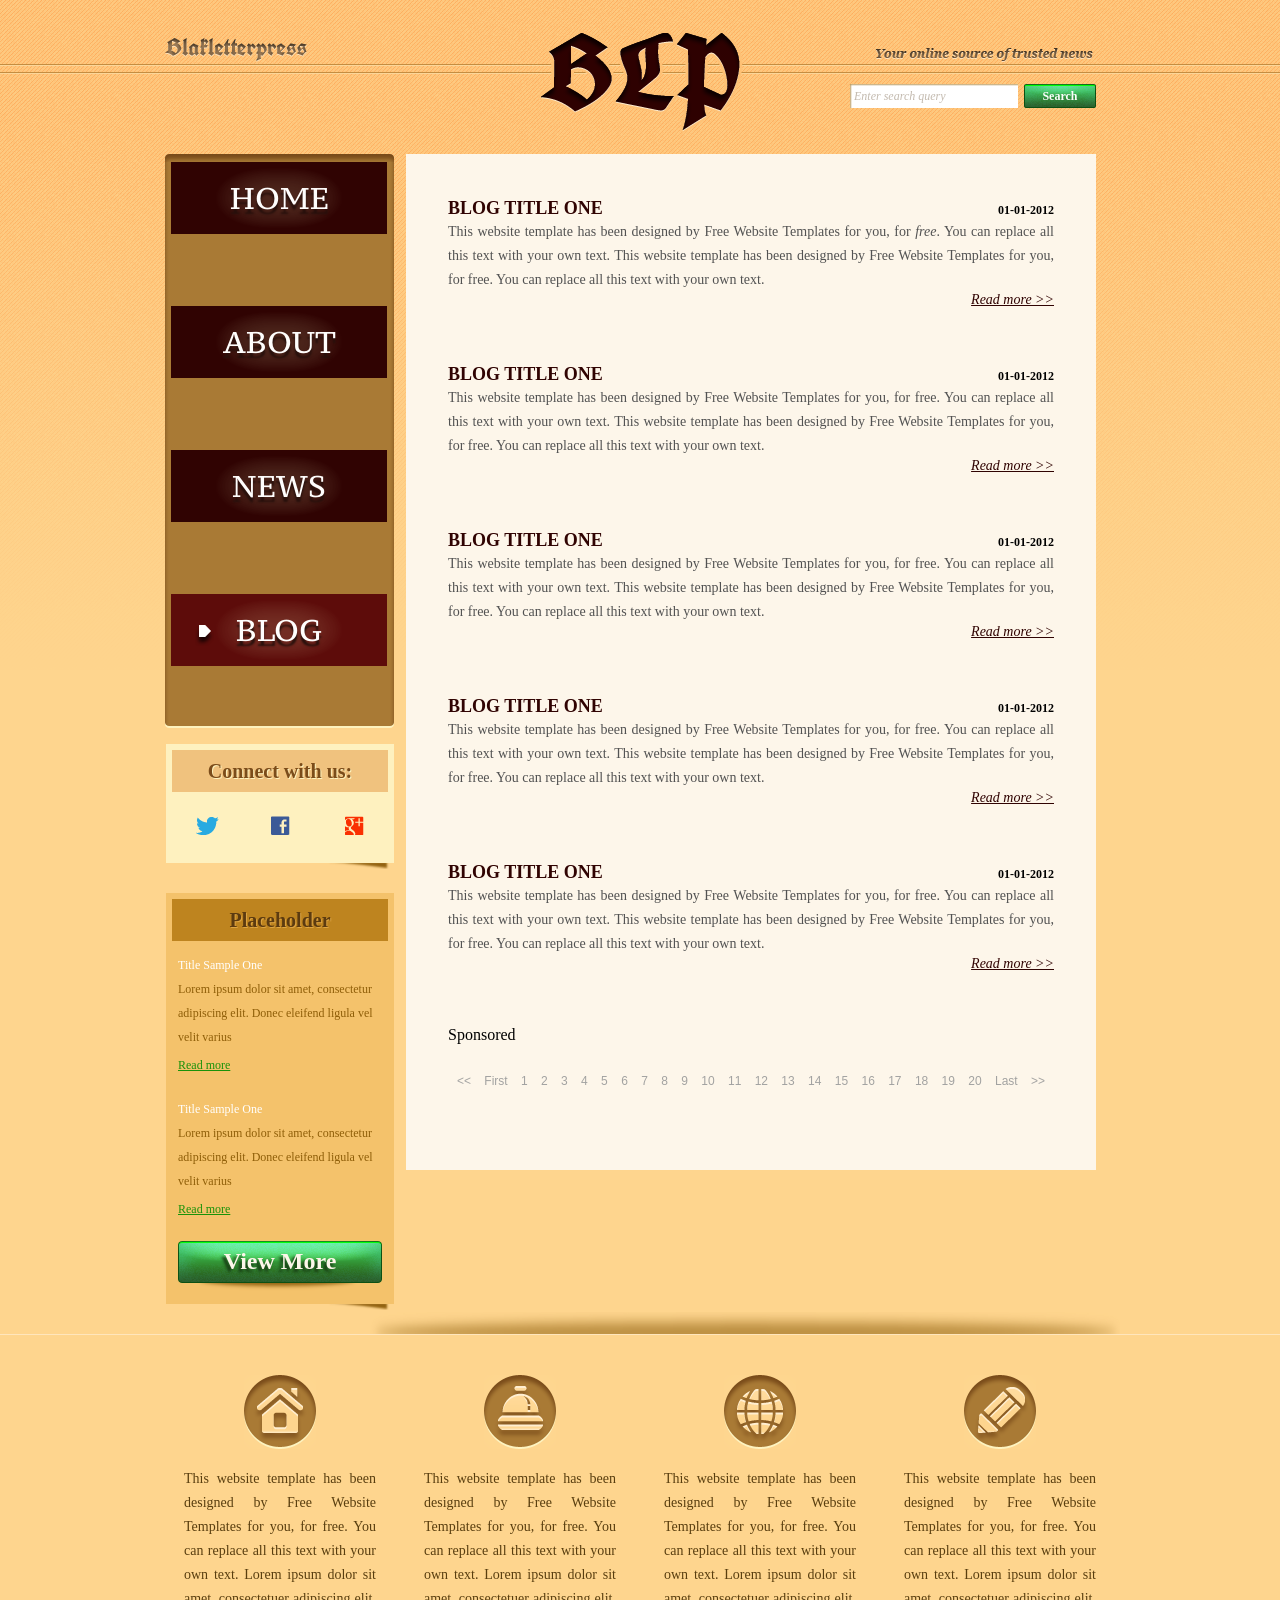
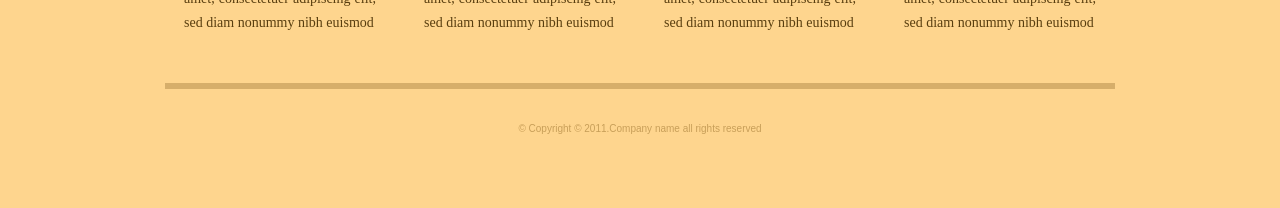
<file: Assignment02/blog_wrong.html>
<!DOCTYPE html>
<!-- Website template by freewebsitetemplates.com -->
<html>
<head>
	<meta charset="utf8">
	<title>Blog - Blakletterpress Website Template</title>
	<title>Blakletterpress</title>
	<link rel="stylesheet" href="css/style.css" type="text/css">
</head>
<body>
	<div id="page">
		<div id="header">
			<div id="motto">
				<a href="index.html" class="sitename" class="brand"><img src="images/blakletterpress.png" height="24" width="142px" alt="SiteName"></a>
				<p>
					<img src="images/header-text.png" height="14" width="218">
				</p>
			</div>
			<div id="logo">
				<a href="index.html"><img src="images/logo.png" alt="LOGO"></a>
			</div>
			<div id="searchbar">
				<form action="#" method="post">
					<input type="text" value="Enter search query" class="txtfield" onBlur="javascript:if(this.value==''){this.value=this.defaultValue;}" onFocus="javascript:if(this.value==this.defaultValue){this.value='';}">
					<input type="submit" value="Search" class="btn">
				</form>
			</div>
		</div>
		<div id="contents">
			<div id="main">
				<div class="body">
					<ul id="list">
						<li>
							<span class="time">01-01-2012</span>
							<h3>BLOG TITLE ONE</h3>
							<p>
								This website template has been designed by Free Website Templates for you, for <i>free</i>. You can replace all this text with your own text. This website template has been designed by Free Website Templates for you, for free. You can replace all this text with your own text.
							</p>
							<a href="blog.html" class="more">Read more >></a>
						</li>
						<li>
							<span class="time">01-01-2012</span>
							<h3>BLOG TITLE ONE</h3>
							<p>
								This website template has been designed by Free Website Templates for you, for free. You can replace all this text with your own text. This website template has been designed by Free Website Templates for you, for free. You can replace all this text with your own text.
							</p>
							<a href="blog.html" class="more">Read more >></a>
						</li>
						<li>
							<span class="time">01-01-2012</span>
							<h3>BLOG TITLE ONE</h3>
							<p>
								This website template has been designed by Free Website Templates for you, for free. You can replace all this text with your own text. This website template has been designed by Free Website Templates for you, for free. You can replace all this text with your own text.
							</p>
							<a href="blog.html" class="more">Read more >></a>
						</li>
						<li>
							<span class="time">01-01-2012</span>
							<h3>BLOG TITLE ONE</h3>
							<p>
								This website template has been designed by Free Website Templates for you, for free. You can replace all this text with your own text. This website template has been designed by Free Website Templates for you, for free. You can replace all this text with your own text.
							</p>
							<a href="blog.html" class="more">Read more >></a>
						</li>
						<li>
							<span class="time">01-01-2012</span>
							<h3>BLOG TITLE ONE</h3>
							<p>
								This website template has been designed by Free Website Templates for you, for free. You can replace all this text with your own text. This website template has been designed by Free Website Templates for you, for free. You can replace all this text with your own text.
							</p>
							<a href="blog.html" class="more">Read more >></a>
						</li>
						<div class="ad">Sponsored</div>
					</ul>
					<div id="pagination">
						<a href="blog.html">&lt;&lt;</a> <a href="blog.html?page=2&sort=new">First</a> <a href="blog.html">1 <a href="blog.html">2</a> <a href="blog.html">3</a> <a href="blog.html">4</a> <a href="blog.html">5</a> <a href="blog.html">6</a> <a href="blog.html">7</a> <a href="blog.html">8</a> <a href="blog.html">9</a> <a href="blog.html">10</a> <a href="blog.html">11</a> <a href="blog.html">12</a> <a href="blog.html">13</a> <a href="blog.html">14</a> <a href="blog.html">15</a> <a href="blog.html">16</a> <a href="blog.html">17</a> <a href="blog.html">18</a> <a href="blog.html">19</a> <a href="blog.html">20</a> <a href="blog.html">Last</a> <a href="blog.html">&gt;&gt;</a>
					</div>
				</div>
			</div>
			<div id="sidebar">
				<div id="navigation">
					<div>
						<ul id="list">
							<li>
								<a href="index.html">Home</a>
							</li>
							<li>
								<a href="about.html">About</a>
							</li>
							<li>
								<a href="news.html">News</a>
							</li>
							<li class="selected">
								<a href="blog.html">Blog</a>
							</li>
						</ul>
					</div>
				</div>
				<div class="section">
					<div id="connect">
						<h2>Connect with us:</h2>
						<a href="http://freewebsitetemplates.com/go/twitter/" target="_blank" class="twitter"></a> <a href="http://freewebsitetemplates.com/go/facebook/" target="_blank" class="facebook"></a> <a href="http://freewebsitetemplates.com/go/googleplus/" target="_blank" class="googleplus"></a>
					</div>
				</div>
				<div class="section">
					<div id="posts">
						<h2>Placeholder</h2>
						<ul>
							<li>
								<h5>Title Sample One</h5>
								<p>
									Lorem ipsum dolor sit amet, consectetur adipiscing elit. Donec eleifend ligula vel velit varius
								</p>
								<a href="news.html" class="more">Read more</a>
							</li>
							<li>
								<h5>Title Sample One</h5>
								<p>
									Lorem ipsum dolor sit amet, consectetur adipiscing elit. Donec eleifend ligula vel velit varius
								</p>
								<a href="news.html" class="more">Read more</a>
							</li>
						</ol>
						<a href="" class="btn2">View More</a>
					</div>
				</div>
			</div>
		</div>
		<div id="footer">
			<div>
				<ul id="featured">
					<li>
						<a href="index.html" class="home"></a>
						<p>
							This website template has been designed by Free Website Templates for you, for free. You can replace all this text with your own text. Lorem ipsum dolor sit amet, consectetuer adipiscing elit, sed diam nonummy nibh euismod
						</p>
					</li>
					<li>
						<a href="index.html" class="bell"></a>
						<p>
							This website template has been designed by Free Website Templates for you, for free. You can replace all this text with your own text. Lorem ipsum dolor sit amet, consectetuer adipiscing elit, sed diam nonummy nibh euismod
						</p>
					</li>
					<li>
						<a href="index.html" class="globe"></a>
						<p>
							This website template has been designed by Free Website Templates for you, for free. You can replace all this text with your own text. Lorem ipsum dolor sit amet, consectetuer adipiscing elit, sed diam nonummy nibh euismod
						</p>
					</li>
					<li>
						<a href="index.html" class="pencil"></a>
						<p>
							This website template has been designed by Free Website Templates for you, for free. You can replace all this text with your own text. Lorem ipsum dolor sit amet, consectetuer adipiscing elit, sed diam nonummy nibh euismod
						</p>
					</li>
				</ul>
				<p id="footnote">
					© Copyright © 2011.Company name all rights reserved
				</p>
			</div>
		</div>
	</div>
</body>
</html>
</file>
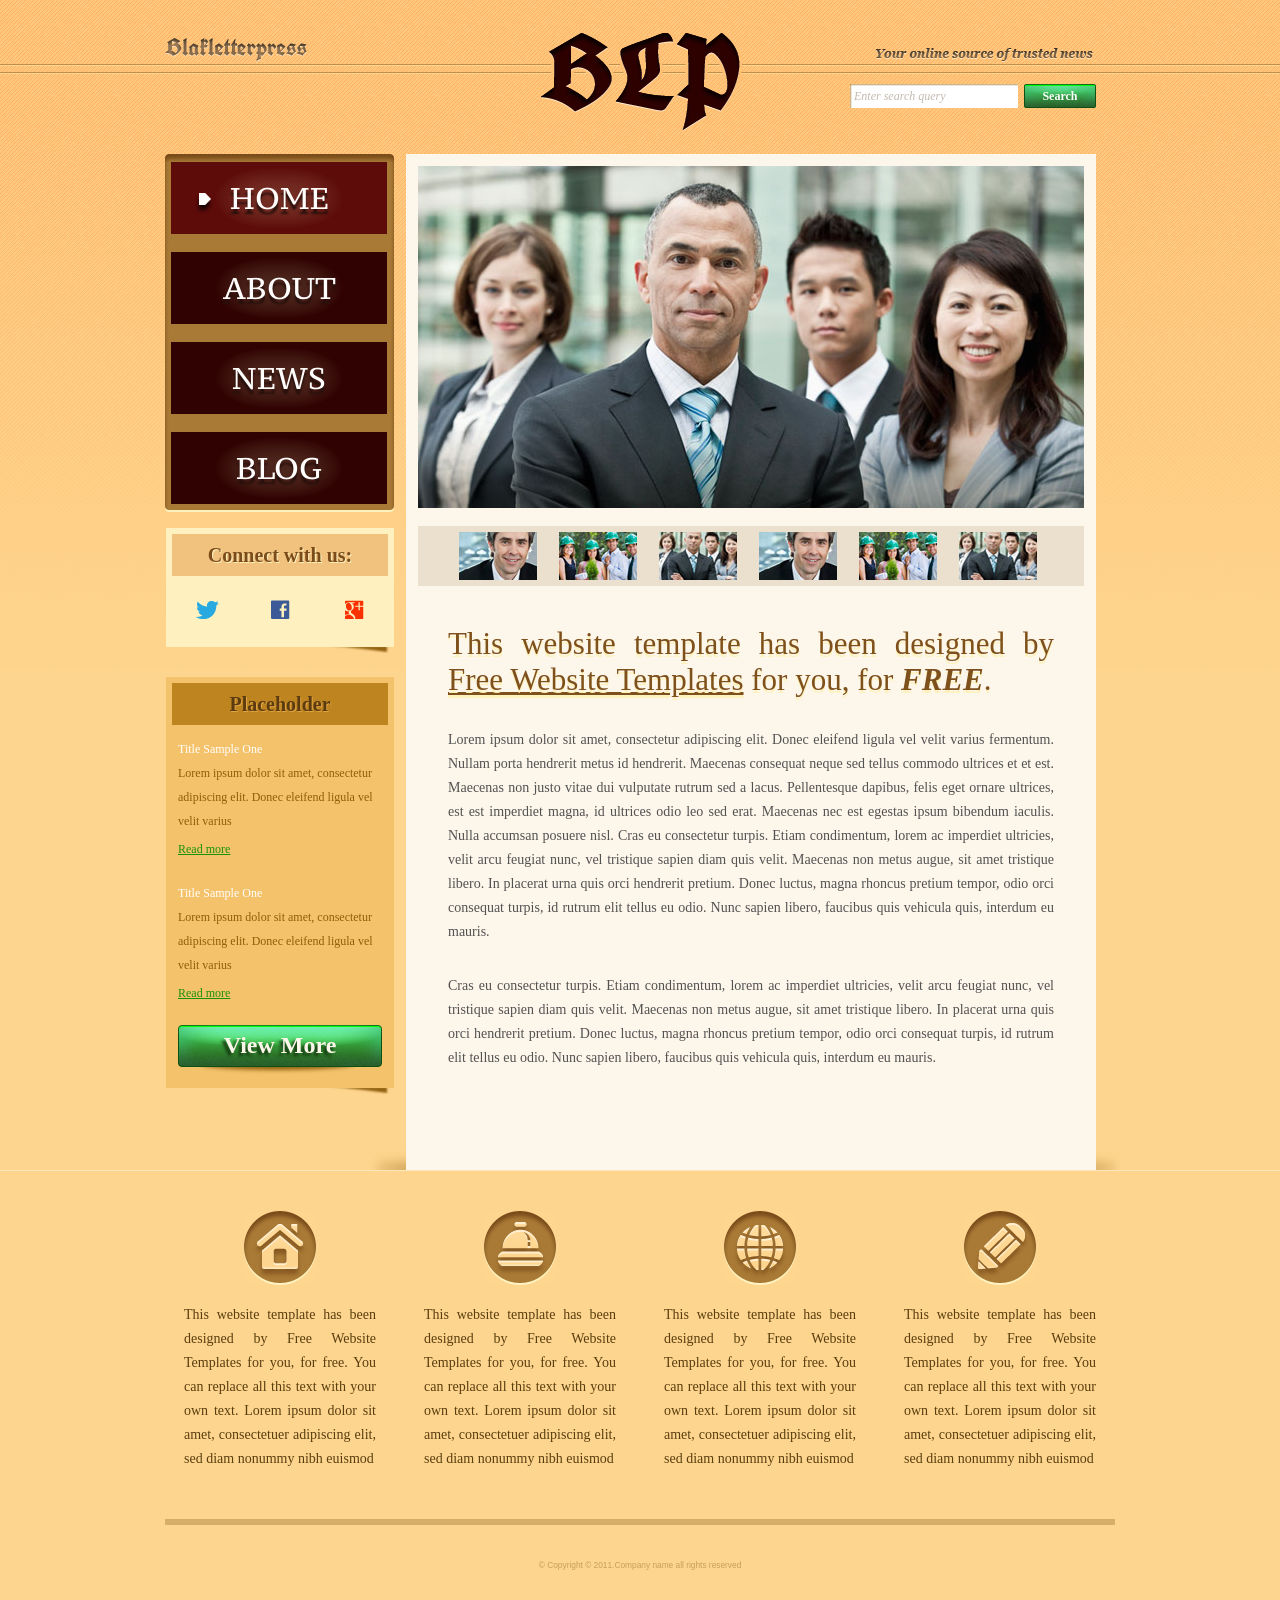
<file: Assignment02/index_new.html>
<!DOCTYPE html>
<!-- Website template by freewebsitetemplates.com - Refactored with HTML5 Semantics & SEO -->
<html lang="en">
<head>
	<meta charset="UTF-8">
	<meta name="viewport" content="width=device-width, initial-scale=1.0">
	
	<!-- SEO Meta Tags -->
	<title>Blakletterpress - Your Online Source of Trusted News</title>
	<meta name="description" content="Blakletterpress provides verified online news, insightful articles, in-depth reports, and community stories designed with classic craftsmanship.">
	<meta name="keywords" content="Blakletterpress, trusted news, online newspaper, journalism, breaking news, editorial, daily updates">
	<meta name="author" content="Blakletterpress Team">
	<meta name="robots" content="index, follow">
	<link rel="canonical" href="index_new.html">

	<!-- Open Graph / Facebook -->
	<meta property="og:type" content="website">
	<meta property="og:url" content="index_new.html">
	<meta property="og:title" content="Blakletterpress - Your Online Source of Trusted News">
	<meta property="og:description" content="Read reliable reporting and trusted news coverage from Blakletterpress.">
	<meta property="og:image" content="images/team-large.jpg">

	<!-- Twitter Cards -->
	<meta name="twitter:card" content="summary_large_image">
	<meta name="twitter:title" content="Blakletterpress - Your Online Source of Trusted News">
	<meta name="twitter:description" content="Read reliable reporting and trusted news coverage from Blakletterpress.">
	<meta name="twitter:image" content="images/team-large.jpg">

	<!-- Stylesheet -->
	<link rel="stylesheet" href="css/style.css" type="text/css">

	<!-- Semantic HTML5 CSS Compatibility Layer -->
	<style>
		/* Ensure semantic HTML5 tags preserve CSS rules targeting original tags */
		#main article.body {
			padding: 0 30px;
		}
		#sidebar section.section {
			background: url(images/box-shadow-bottom.png) no-repeat left bottom;
			margin: 0 0 24px;
			padding: 0 0 6px;
		}
		figure#gallery {
			margin: 0 0 36px;
			padding: 0;
		}
		/* Accessibility utility for screen readers & SEO */
		.visually-hidden {
			position: absolute;
			width: 1px;
			height: 1px;
			padding: 0;
			margin: -1px;
			overflow: hidden;
			clip: rect(0, 0, 0, 0);
			white-space: nowrap;
			border: 0;
		}
	</style>

	<!-- Structured Data (Schema.org JSON-LD for SEO) -->
	<script type="application/ld+json">
	{
		"@context": "https://schema.org",
		"@type": "NewsMediaOrganization",
		"name": "Blakletterpress",
		"url": "index_new.html",
		"logo": "images/logo.png",
		"description": "Your online source of trusted news and independent journalism.",
		"sameAs": [
			"http://freewebsitetemplates.com/go/twitter/",
			"http://freewebsitetemplates.com/go/facebook/",
			"http://freewebsitetemplates.com/go/googleplus/"
		]
	}
	</script>
</head>
<body>
	<div id="page">
		
		<!-- Semantic Header -->
		<header id="header" class="site-header">
			<div id="motto">
				<a href="index_new.html" class="sitename" title="Blakletterpress Home">
					<img src="images/blakletterpress.png" height="24" width="142" alt="Blakletterpress">
				</a>
				<p>
					<img src="images/header-text.png" height="14" width="218" alt="Your online source of trusted news">
				</p>
			</div>
			
			<div id="logo">
				<a href="index_new.html" title="Blakletterpress Homepage">
					<img src="images/logo.png" alt="Blakletterpress BLP Emblem">
				</a>
			</div>
			
			<div id="searchbar" role="search">
				<form action="#" method="post" role="search" aria-label="Site Search">
					<label for="search-field" class="visually-hidden">Enter search query</label>
					<input type="text" id="search-field" name="q" value="Enter search query" class="txtfield" onblur="if(this.value==''){this.value=this.defaultValue;}" onfocus="if(this.value==this.defaultValue){this.value='';}" aria-label="Search query">
					<input type="submit" value="Search" class="btn" aria-label="Submit search">
				</form>
			</div>
		</header>

		<!-- Main Content Layout Area -->
		<div id="contents">
			
			<!-- Semantic Main Landmark -->
			<main id="main">
				
				<!-- Gallery with figure & thumbnails -->
				<figure id="gallery" aria-label="Featured Team Gallery">
					<div>
						<img src="images/team-large.jpg" alt="Blakletterpress Editorial and Production Team in modern office discussion">
					</div>
					<ul>
						<li>
							<img src="images/smiling.jpg" alt="Journalist smiling in newsroom">
						</li>
						<li>
							<img src="images/ecofriends.jpg" alt="Environmental and eco-friendly community initiative">
						</li>
						<li>
							<img src="images/team.jpg" alt="Editorial members collaborating on reports">
						</li>
						<li>
							<img src="images/smiling.jpg" alt="Staff member smiling">
						</li>
						<li>
							<img src="images/ecofriends.jpg" alt="Eco-volunteers group">
						</li>
						<li>
							<img src="images/team.jpg" alt="Creative team discussing storyboards">
						</li>
					</ul>
				</figure>

				<!-- Primary Article -->
				<article class="body">
					<header>
						<h1>This website template has been designed by <a href="http://www.freewebsitetemplates.com/" rel="external">Free Website Templates</a> for you, for <em>free</em>.</h1>
					</header>
					<section>
						<p>
							Lorem ipsum dolor sit amet, consectetur adipiscing elit. Donec eleifend ligula vel velit varius fermentum. Nullam porta hendrerit metus id hendrerit. Maecenas consequat neque sed tellus commodo ultrices et et est. Maecenas non justo vitae dui vulputate rutrum sed a lacus. Pellentesque dapibus, felis eget ornare ultrices, est est imperdiet magna, id ultrices odio leo sed erat. Maecenas nec est egestas ipsum bibendum iaculis. Nulla accumsan posuere nisl. Cras eu consectetur turpis. Etiam condimentum, lorem ac imperdiet ultricies, velit arcu feugiat nunc, vel tristique sapien diam quis velit. Maecenas non metus augue, sit amet tristique libero. In placerat urna quis orci hendrerit pretium. Donec luctus, magna rhoncus pretium tempor, odio orci consequat turpis, id rutrum elit tellus eu odio. Nunc sapien libero, faucibus quis vehicula quis, interdum eu mauris.
						</p>
						<p>
							Cras eu consectetur turpis. Etiam condimentum, lorem ac imperdiet ultricies, velit arcu feugiat nunc, vel tristique sapien diam quis velit. Maecenas non metus augue, sit amet tristique libero. In placerat urna quis orci hendrerit pretium. Donec luctus, magna rhoncus pretium tempor, odio orci consequat turpis, id rutrum elit tellus eu odio. Nunc sapien libero, faucibus quis vehicula quis, interdum eu mauris.
						</p>
					</section>
				</article>

			</main>

			<!-- Semantic Aside Sidebar -->
			<aside id="sidebar" aria-label="Sidebar">
				
				<!-- Main Navigation -->
				<nav id="navigation" aria-label="Main Navigation">
					<div>
						<ul>
							<li class="selected">
								<a href="index_new.html" aria-current="page">Home</a>
							</li>
							<li>
								<a href="about.html">About</a>
							</li>
							<li>
								<a href="media.html">News</a>
							</li>
							<li>
								<a href="register.html">Blog</a>
							</li>
						</ul>
					</div>
				</nav>

				<!-- Connect Widget -->
				<section class="section" aria-labelledby="connect-heading">
					<div id="connect">
						<h2 id="connect-heading">Connect with us:</h2>
						<a href="http://freewebsitetemplates.com/go/twitter/" target="_blank" rel="noopener noreferrer" class="twitter" title="Follow us on Twitter" aria-label="Twitter"></a> 
						<a href="http://freewebsitetemplates.com/go/facebook/" target="_blank" rel="noopener noreferrer" class="facebook" title="Follow us on Facebook" aria-label="Facebook"></a> 
						<a href="http://freewebsitetemplates.com/go/googleplus/" target="_blank" rel="noopener noreferrer" class="googleplus" title="Follow us on Google+" aria-label="Google Plus"></a>
					</div>
				</section>

				<!-- Posts / Placeholder Widget -->
				<section class="section" aria-labelledby="posts-heading">
					<div id="posts">
						<h2 id="posts-heading">Placeholder</h2>
						<ul>
							<li>
								<article>
									<h5>Title Sample One</h5>
									<p>
										Lorem ipsum dolor sit amet, consectetur adipiscing elit. Donec eleifend ligula vel velit varius
									</p>
									<a href="media.html" class="more">Read more</a>
								</article>
							</li>
							<li>
								<article>
									<h5>Title Sample One</h5>
									<p>
										Lorem ipsum dolor sit amet, consectetur adipiscing elit. Donec eleifend ligula vel velit varius
									</p>
									<a href="media.html" class="more">Read more</a>
								</article>
							</li>
						</ul>
						<a href="media.html" class="btn2">View More</a>
					</div>
				</section>

			</aside>

		</div>

		<!-- Semantic Footer -->
		<footer id="footer">
			<div>
				<ul id="featured">
					<li>
						<a href="index_new.html" class="home" aria-label="Home section" title="Home"></a>
						<p>
							This website template has been designed by Free Website Templates for you, for free. You can replace all this text with your own text. Lorem ipsum dolor sit amet, consectetuer adipiscing elit, sed diam nonummy nibh euismod
						</p>
					</li>
					<li>
						<a href="media.html" class="bell" aria-label="News and notifications" title="News"></a>
						<p>
							This website template has been designed by Free Website Templates for you, for free. You can replace all this text with your own text. Lorem ipsum dolor sit amet, consectetuer adipiscing elit, sed diam nonummy nibh euismod
						</p>
					</li>
					<li>
						<a href="index_new.html" class="globe" aria-label="Global reach" title="Global"></a>
						<p>
							This website template has been designed by Free Website Templates for you, for free. You can replace all this text with your own text. Lorem ipsum dolor sit amet, consectetuer adipiscing elit, sed diam nonummy nibh euismod
						</p>
					</li>
					<li>
						<a href="register.html" class="pencil" aria-label="Editorial and register" title="Register"></a>
						<p>
							This website template has been designed by Free Website Templates for you, for free. You can replace all this text with your own text. Lorem ipsum dolor sit amet, consectetuer adipiscing elit, sed diam nonummy nibh euismod
						</p>
					</li>
				</ul>
				<p id="footnote">
					<small>&copy; Copyright &copy; 2011.Company name all rights reserved</small>
				</p>
			</div>
		</footer>

	</div>
</body>
</html>
</file>
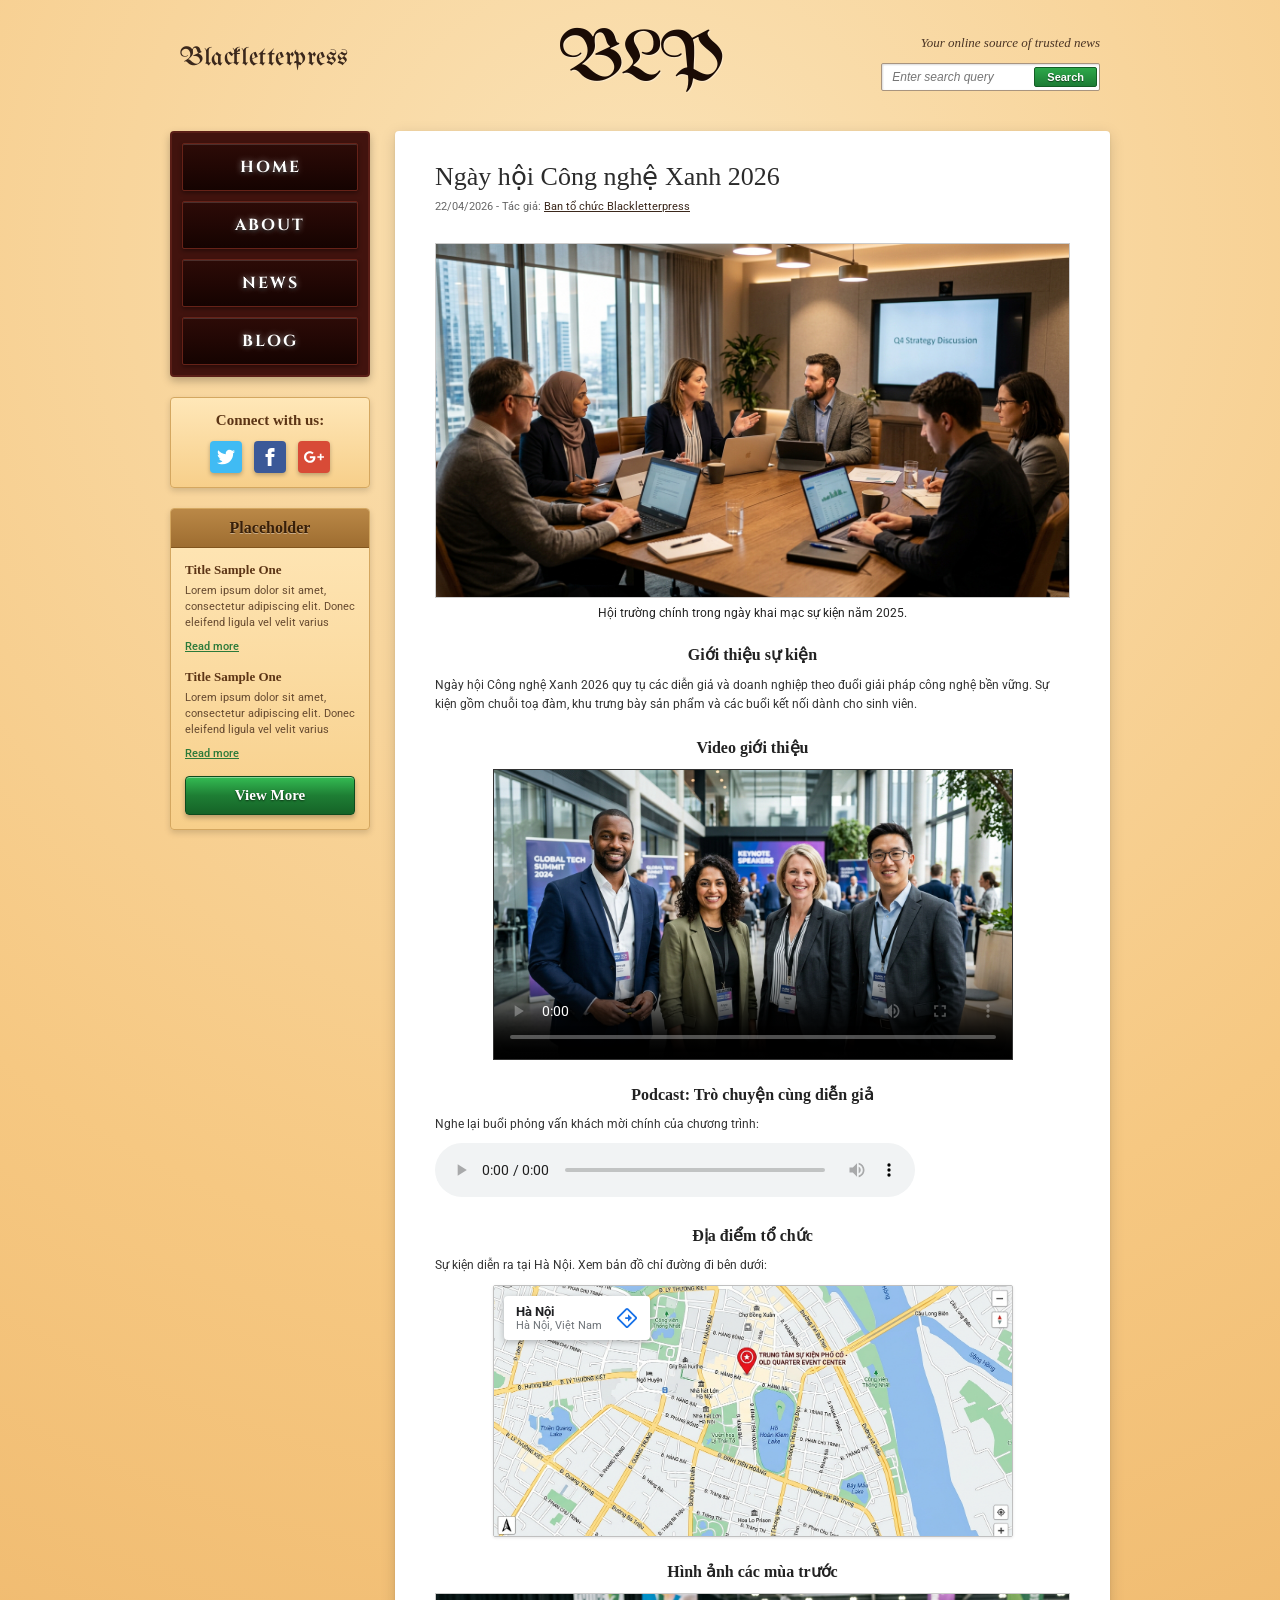
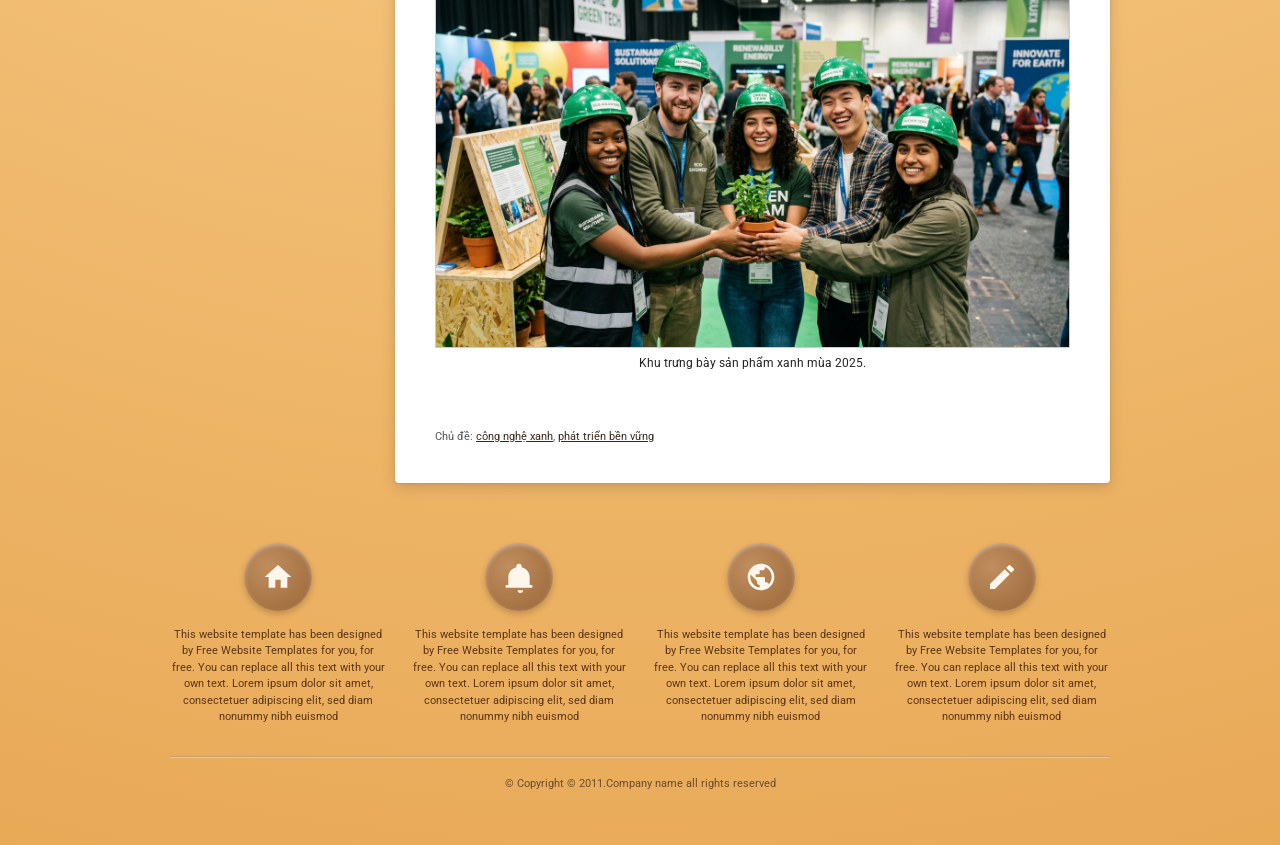
<file: Assignment02/media.html>
<!DOCTYPE html>
<html lang="vi">
<head>
  <meta charset="UTF-8">
  <meta name="viewport" content="width=device-width, initial-scale=1.0">
  <title>Blackletterpress - Ngày hội Công nghệ Xanh 2026 (Media)</title>
  <!-- Google Fonts for Vintage Blackletter & Clean Typography -->
  <link rel="preconnect" href="https://fonts.googleapis.com">
  <link rel="preconnect" href="https://fonts.gstatic.com" crossorigin>
  <link href="https://fonts.googleapis.com/css2?family=Cinzel:wght@600;700&family=Pirata+One&family=UnifrakturMaguntia&family=Roboto:wght@400;500;700&display=swap" rel="stylesheet">
  
  <style>
    /* Reset & Base Styles */
    * {
      box-sizing: border-box;
      margin: 0;
      padding: 0;
    }

    body {
      font-family: 'Roboto', Arial, sans-serif;
      background: #f7ca84;
      background: radial-gradient(circle at 50% 10%, #fae2b6 0%, #f6c882 45%, #e8a957 100%);
      color: #333333;
      min-height: 100vh;
      display: flex;
      flex-direction: column;
      align-items: center;
    }

    .wrapper {
      width: 100%;
      max-width: 980px;
      margin: 0 auto;
      padding: 15px 20px 40px;
    }

    /* ================= HEADER ================= */
    header.site-header {
      position: relative;
      padding: 20px 10px 30px;
      display: flex;
      justify-content: space-between;
      align-items: flex-start;
    }

    .site-brand-left {
      font-family: 'UnifrakturMaguntia', 'Pirata One', 'Cinzel', serif;
      font-size: 26px;
      color: #3b281c;
      letter-spacing: 0.5px;
      padding-top: 10px;
    }

    .site-logo-center {
      position: absolute;
      left: 50%;
      top: 10px;
      transform: translateX(-50%);
      text-align: center;
    }

    .site-logo-center h1 {
      font-family: 'UnifrakturMaguntia', 'Pirata One', serif;
      font-size: 72px;
      line-height: 1;
      font-weight: normal;
      color: #1a0b05;
      text-shadow: 1px 1px 1px rgba(255, 255, 255, 0.4);
      letter-spacing: -2px;
    }

    .header-right {
      display: flex;
      flex-direction: column;
      align-items: flex-end;
      gap: 12px;
    }

    .site-tagline {
      font-style: italic;
      font-size: 13px;
      color: #4a3424;
      font-family: Georgia, serif;
    }

    .search-box {
      display: flex;
      align-items: center;
      background: #ffffff;
      padding: 2px;
      border: 1px solid #a8947f;
      border-radius: 2px;
      box-shadow: inset 1px 1px 2px rgba(0, 0, 0, 0.15);
    }

    .search-box input {
      border: none;
      outline: none;
      padding: 4px 8px;
      font-size: 12px;
      font-style: italic;
      color: #777;
      width: 150px;
    }

    .search-box button {
      background: linear-gradient(to bottom, #2da84a 0%, #1c7c34 100%);
      border: 1px solid #145e26;
      color: #ffffff;
      padding: 3px 12px;
      font-size: 11px;
      font-weight: bold;
      border-radius: 2px;
      cursor: pointer;
      text-shadow: 0 1px 1px rgba(0,0,0,0.5);
      transition: background 0.2s;
    }

    .search-box button:hover {
      background: linear-gradient(to bottom, #34bc53 0%, #208e3c 100%);
    }

    /* ================= MAIN CONTAINER ================= */
    .main-content-layout {
      display: flex;
      gap: 25px;
      align-items: flex-start;
      margin-top: 10px;
    }

    /* ================= LEFT SIDEBAR ================= */
    aside.sidebar {
      width: 200px;
      flex-shrink: 0;
      display: flex;
      flex-direction: column;
      gap: 20px;
    }

    /* Navigation Menu */
    .nav-menu {
      display: flex;
      flex-direction: column;
      gap: 10px;
      background: #41130e;
      padding: 10px;
      border: 2px solid #5a1e17;
      border-radius: 4px;
      box-shadow: 0 4px 8px rgba(0, 0, 0, 0.25);
    }

    .nav-btn {
      display: block;
      background: linear-gradient(to bottom, #2d0b07 0%, #150301 100%);
      color: #ffffff;
      text-decoration: none;
      text-align: center;
      padding: 12px 10px;
      font-family: 'Cinzel', Georgia, serif;
      font-size: 16px;
      font-weight: 700;
      letter-spacing: 2px;
      border: 1px solid #662218;
      border-radius: 2px;
      text-shadow: 0 0 6px rgba(255, 255, 255, 0.6), 0 2px 3px rgba(0,0,0,0.8);
      box-shadow: inset 0 1px 0 rgba(255,255,255,0.15), 0 2px 4px rgba(0,0,0,0.4);
      transition: all 0.2s ease;
    }

    .nav-btn:hover {
      background: linear-gradient(to bottom, #3d100a 0%, #220603 100%);
      border-color: #923425;
      color: #fff9e6;
    }

    /* Connect Box */
    .widget-box {
      background: #fedb9b;
      background: linear-gradient(to bottom, #ffe7b8 0%, #f7cf8a 100%);
      border: 1px solid #d4a760;
      border-radius: 4px;
      padding: 14px;
      box-shadow: 0 3px 6px rgba(0,0,0,0.15);
      position: relative;
    }

    .widget-box h3 {
      font-size: 15px;
      font-weight: 700;
      color: #5c3516;
      margin-bottom: 12px;
      text-align: center;
      font-family: Georgia, serif;
    }

    .social-icons {
      display: flex;
      justify-content: center;
      gap: 12px;
    }

    .social-btn {
      width: 32px;
      height: 32px;
      border-radius: 4px;
      display: flex;
      align-items: center;
      justify-content: center;
      color: white;
      text-decoration: none;
      font-size: 16px;
      box-shadow: 0 2px 4px rgba(0,0,0,0.25);
      transition: transform 0.15s ease;
    }

    .social-btn:hover {
      transform: translateY(-2px);
    }

    .social-twitter {
      background: #40bbf4;
    }

    .social-facebook {
      background: #3b5998;
    }

    .social-google {
      background: #d84b37;
    }

    /* Placeholder Box */
    .placeholder-box {
      background: #fedb9b;
      background: linear-gradient(to bottom, #ffe7b8 0%, #f7cf8a 100%);
      border: 1px solid #d4a760;
      border-radius: 4px;
      overflow: hidden;
      box-shadow: 0 3px 6px rgba(0,0,0,0.15);
    }

    .placeholder-header {
      background: linear-gradient(to bottom, #ba8847 0%, #9e6d30 100%);
      color: #381f08;
      text-shadow: 0 1px 0 rgba(255,255,255,0.4);
      padding: 10px;
      text-align: center;
      font-size: 16px;
      font-weight: bold;
      font-family: Georgia, serif;
      border-bottom: 1px solid #82551d;
    }

    .placeholder-body {
      padding: 14px;
    }

    .sample-article {
      margin-bottom: 15px;
    }

    .sample-article h4 {
      font-size: 13px;
      color: #5c3516;
      font-family: Georgia, serif;
      margin-bottom: 5px;
    }

    .sample-article p {
      font-size: 11px;
      line-height: 1.45;
      color: #664a30;
      margin-bottom: 4px;
    }

    .sample-article a.read-more {
      font-size: 11px;
      color: #2b7a3a;
      text-decoration: underline;
      font-weight: 500;
    }

    .view-more-btn {
      display: block;
      width: 100%;
      text-align: center;
      padding: 10px 0;
      background: linear-gradient(to bottom, #34bc53 0%, #1e7e34 50%, #156327 100%);
      color: #ffffff;
      text-decoration: none;
      font-size: 15px;
      font-weight: bold;
      font-family: Georgia, serif;
      border: 1px solid #0f4b1d;
      border-radius: 4px;
      box-shadow: inset 0 1px 0 rgba(255,255,255,0.4), 0 3px 5px rgba(0,0,0,0.25);
      text-shadow: 0 1px 2px rgba(0,0,0,0.6);
      margin-top: 10px;
      transition: background 0.2s;
    }

    .view-more-btn:hover {
      background: linear-gradient(to bottom, #3cd65f 0%, #228f3b 50%, #186e2c 100%);
    }

    /* ================= MAIN ARTICLE AREA ================= */
    main.content-area {
      flex: 1;
      background: #ffffff;
      border-radius: 4px;
      padding: 30px 40px 40px;
      box-shadow: 0 4px 15px rgba(0, 0, 0, 0.15), 0 1px 3px rgba(0,0,0,0.08);
      min-width: 0;
    }

    article.media-article {
      display: flex;
      flex-direction: column;
    }

    .article-header {
      margin-bottom: 20px;
    }

    .article-title {
      font-family: Georgia, 'Times New Roman', serif;
      font-size: 26px;
      color: #2b2b2b;
      font-weight: normal;
      margin-bottom: 8px;
    }

    .article-meta {
      font-size: 11px;
      color: #666666;
    }

    .article-meta a {
      color: #3b281c;
      text-decoration: underline;
    }

    /* Figure & Images */
    figure.media-figure {
      margin: 10px 0 25px;
      text-align: center;
    }

    figure.media-figure img {
      max-width: 100%;
      height: auto;
      display: block;
      margin: 0 auto;
      border: 1px solid #cccccc;
    }

    figure.media-figure figcaption {
      margin-top: 8px;
      font-size: 11.5px;
      color: #222222;
      text-align: center;
    }

    /* Sections */
    section.content-section {
      margin-bottom: 25px;
    }

    section.content-section h2 {
      font-family: Georgia, 'Times New Roman', serif;
      font-size: 16px;
      font-weight: bold;
      color: #222222;
      text-align: center;
      margin-bottom: 12px;
    }

    section.content-section p.intro-text {
      font-size: 11.5px;
      line-height: 1.6;
      color: #333333;
      text-align: left;
    }

    section.content-section p.sub-intro {
      font-size: 11.5px;
      line-height: 1.5;
      color: #333333;
      text-align: left;
      margin-bottom: 10px;
    }

    /* Video Player */
    .video-wrapper {
      text-align: center;
      margin: 0 auto;
    }

    .video-wrapper video {
      width: 100%;
      max-width: 520px;
      height: auto;
      border: 1px solid #333333;
      background: #000000;
      display: block;
      margin: 0 auto;
    }

    /* Audio Player */
    .audio-wrapper {
      margin-top: 5px;
    }

    .audio-wrapper audio {
      width: 100%;
      max-width: 480px;
      outline: none;
    }

    /* Google Map & Card */
    .map-card-container {
      position: relative;
      margin-top: 10px;
      border: 1px solid #c0c0c0;
      border-radius: 2px;
      overflow: hidden;
      max-width: 520px;
      margin-left: auto;
      margin-right: auto;
      box-shadow: 0 1px 3px rgba(0,0,0,0.1);
    }

    .map-info-overlay {
      position: absolute;
      top: 10px;
      left: 10px;
      background: #ffffff;
      padding: 8px 12px;
      border-radius: 4px;
      box-shadow: 0 2px 6px rgba(0,0,0,0.25);
      display: flex;
      align-items: center;
      gap: 14px;
      z-index: 2;
    }

    .map-info-overlay strong {
      display: block;
      font-size: 13px;
      color: #202124;
    }

    .map-info-overlay span {
      display: block;
      font-size: 11px;
      color: #70757a;
    }

    .map-info-overlay .directions-btn {
      color: #1a73e8;
      display: flex;
      align-items: center;
      justify-content: center;
      text-decoration: none;
    }

    .map-image {
      width: 100%;
      height: 250px;
      object-fit: cover;
      display: block;
    }

    /* Article Footer (Tags) */
    footer.article-footer {
      margin-top: 10px;
      font-size: 11px;
      color: #555555;
    }

    footer.article-footer a {
      color: #3b281c;
      text-decoration: underline;
    }

    /* ================= FOOTER ================= */
    footer.site-footer {
      margin-top: 40px;
      padding-top: 20px;
    }

    .footer-columns {
      display: grid;
      grid-template-columns: repeat(4, 1fr);
      gap: 25px;
      margin-bottom: 30px;
    }

    .footer-col {
      display: flex;
      flex-direction: column;
      align-items: center;
      text-align: center;
    }

    .footer-icon-circle {
      width: 68px;
      height: 68px;
      border-radius: 50%;
      background: #ab794b;
      background: radial-gradient(circle at 35% 35%, #bf8d5e 0%, #9a6639 100%);
      display: flex;
      align-items: center;
      justify-content: center;
      color: #ffffff;
      margin-bottom: 16px;
      box-shadow: inset 0 2px 4px rgba(255,255,255,0.4), 0 3px 6px rgba(0,0,0,0.2);
    }

    .footer-icon-circle svg {
      width: 32px;
      height: 32px;
      fill: #fdf6ec;
    }

    .footer-col p {
      font-size: 11px;
      line-height: 1.5;
      color: #5c3516;
      text-align: center;
    }

    .footer-divider {
      width: 100%;
      height: 1px;
      background: #caa06d;
      margin-bottom: 20px;
      box-shadow: 0 1px 0 rgba(255,255,255,0.3);
    }

    .copyright {
      text-align: center;
      font-size: 11px;
      color: #6d4b2b;
      margin-bottom: 15px;
    }

    /* Responsive adjustments */
    @media (max-width: 820px) {
      .main-content-layout {
        flex-direction: column;
      }
      aside.sidebar {
        width: 100%;
      }
      .footer-columns {
        grid-template-columns: repeat(2, 1fr);
      }
      .site-logo-center {
        position: static;
        transform: none;
      }
      header.site-header {
        flex-direction: column;
        align-items: center;
        gap: 15px;
      }
      .header-right {
        align-items: center;
      }
    }
  </style>
</head>
<body>

  <div class="wrapper">
    <!-- HEADER -->
    <header class="site-header">
      <div class="site-brand-left">Blackletterpress</div>
      
      <div class="site-logo-center">
        <h1>BLP</h1>
      </div>

      <div class="header-right">
        <span class="site-tagline">Your online source of trusted news</span>
        <form class="search-box" action="#" method="get" onsubmit="event.preventDefault();">
          <input type="text" placeholder="Enter search query" id="search-input" aria-label="Search">
          <button type="submit" id="search-btn">Search</button>
        </form>
      </div>
    </header>

    <!-- MAIN SECTION (LAYOUT) -->
    <div class="main-content-layout">
      <!-- SIDEBAR -->
      <aside class="sidebar">
        <!-- Navigation Menu -->
        <nav class="nav-menu" aria-label="Main Navigation">
          <a href="media.html" class="nav-btn" id="nav-home">HOME</a>
          <a href="#" class="nav-btn" id="nav-about">ABOUT</a>
          <a href="media.html" class="nav-btn" id="nav-news">NEWS</a>
          <a href="register.html" class="nav-btn" id="nav-blog">BLOG</a>
        </nav>

        <!-- Connect Box -->
        <div class="widget-box">
          <h3>Connect with us:</h3>
          <div class="social-icons">
            <!-- Twitter -->
            <a href="#" class="social-btn social-twitter" title="Twitter" aria-label="Twitter">
              <svg width="18" height="18" viewBox="0 0 24 24" fill="currentColor">
                <path d="M24 4.557c-.883.392-1.832.656-2.828.775 1.017-.609 1.798-1.574 2.165-2.724-.951.564-2.005.974-3.127 1.195-.897-.957-2.178-1.555-3.594-1.555-3.179 0-5.515 2.966-4.797 6.045-4.091-.205-7.719-2.165-10.148-5.144-1.29 2.213-.669 5.108 1.523 6.574-.806-.026-1.566-.247-2.229-.616-.054 2.281 1.581 4.415 3.949 4.89-.693.188-1.452.232-2.224.084.626 1.956 2.444 3.379 4.6 3.419-2.07 1.623-4.678 2.348-7.29 2.04 2.179 1.397 4.768 2.212 7.548 2.212 9.142 0 14.307-7.721 13.995-14.646.962-.695 1.797-1.562 2.457-2.549z"/>
              </svg>
            </a>
            <!-- Facebook -->
            <a href="#" class="social-btn social-facebook" title="Facebook" aria-label="Facebook">
              <svg width="18" height="18" viewBox="0 0 24 24" fill="currentColor">
                <path d="M9 8H6v4h3v12h5V12h3.642L18 8h-4V6.333C14 5.374 14.5 5 15.688 5H18V0h-3.808C10.597 0 9 1.583 9 4.615V8z"/>
              </svg>
            </a>
            <!-- Google+ -->
            <a href="#" class="social-btn social-google" title="Google+" aria-label="Google Plus">
              <svg width="20" height="20" viewBox="0 0 24 24" fill="currentColor">
                <path d="M7 11v2.4h3.97c-.16 1.03-1.2 3.02-3.97 3.02-2.39 0-4.34-1.98-4.34-4.42s1.95-4.42 4.34-4.42c1.36 0 2.27.58 2.79 1.08l1.9-1.83C10.47 5.69 8.89 5 7 5 3.13 5 0 8.13 0 12s3.13 7 7 7c4.04 0 6.72-2.84 6.72-6.84 0-.46-.05-.81-.11-1.16H7zm14 0v-3h-2v3h-3v2h3v3h2v-3h3v-2h-3z"/>
              </svg>
            </a>
          </div>
        </div>

        <!-- Placeholder Widget -->
        <div class="placeholder-box">
          <div class="placeholder-header">Placeholder</div>
          <div class="placeholder-body">
            <div class="sample-article">
              <h4>Title Sample One</h4>
              <p>Lorem ipsum dolor sit amet, consectetur adipiscing elit. Donec eleifend ligula vel velit varius</p>
              <a href="#" class="read-more">Read more</a>
            </div>

            <div class="sample-article">
              <h4>Title Sample One</h4>
              <p>Lorem ipsum dolor sit amet, consectetur adipiscing elit. Donec eleifend ligula vel velit varius</p>
              <a href="#" class="read-more">Read more</a>
            </div>

            <a href="#" class="view-more-btn" id="view-more-btn">View More</a>
          </div>
        </div>
      </aside>

      <!-- MAIN CONTENT: SEMANTIC HTML5 ARTICLE & MEDIA -->
      <main class="content-area">
        <article class="media-article">
          
          <!-- Article Header -->
          <header class="article-header">
            <h1 class="article-title">Ngày hội Công nghệ Xanh 2026</h1>
            <p class="article-meta">
              <time datetime="2026-04-22">22/04/2026</time> - Tác giả: <a href="#">Ban tổ chức Blackletterpress</a>
            </p>
          </header>

          <!-- Main Feature Image with figure & figcaption -->
          <figure class="media-figure">
            <img src="images/event_opening_hall.jpg" alt="Hội trường chính trong ngày khai mạc sự kiện năm 2025">
            <figcaption>Hội trường chính trong ngày khai mạc sự kiện năm 2025.</figcaption>
          </figure>

          <!-- Section: Giới thiệu sự kiện -->
          <section class="content-section">
            <h2>Giới thiệu sự kiện</h2>
            <p class="intro-text">
              Ngày hội Công nghệ Xanh 2026 quy tụ các diễn giả và doanh nghiệp theo đuổi giải pháp công nghệ bền vững. Sự kiện gồm chuỗi toạ đàm, khu trưng bày sản phẩm và các buổi kết nối dành cho sinh viên.
            </p>
          </section>

          <!-- Section: Video giới thiệu -->
          <section class="content-section">
            <h2>Video giới thiệu</h2>
            <div class="video-wrapper">
              <video controls poster="images/video_speakers_poster.jpg" preload="metadata">
                <source src="https://interactive-examples.mdn.mozilla.net/media/cc0-videos/flower.mp4" type="video/mp4">
                Trình duyệt của bạn không hỗ trợ phát thẻ video.
              </video>
            </div>
          </section>

          <!-- Section: Podcast / Audio -->
          <section class="content-section">
            <h2>Podcast: Trò chuyện cùng diễn giả</h2>
            <p class="sub-intro">Nghe lại buổi phỏng vấn khách mời chính của chương trình:</p>
            <div class="audio-wrapper">
              <audio controls preload="metadata">
                <source src="https://interactive-examples.mdn.mozilla.net/media/cc0-audio/t-rex-roar.mp3" type="audio/mpeg">
                Trình duyệt của bạn không hỗ trợ phát thẻ audio.
              </audio>
            </div>
          </section>

          <!-- Section: Địa điểm tổ chức (Bản đồ) -->
          <section class="content-section">
            <h2>Địa điểm tổ chức</h2>
            <p class="sub-intro">Sự kiện diễn ra tại Hà Nội. Xem bản đồ chỉ đường đi bên dưới:</p>
            <div class="map-card-container">
              <div class="map-info-overlay">
                <div>
                  <strong>Hà Nội</strong>
                  <span>Hà Nội, Việt Nam</span>
                </div>
                <a href="https://maps.google.com/?q=Hanoi" target="_blank" rel="noopener noreferrer" class="directions-btn" title="Chỉ đường trên Google Maps">
                  <svg width="22" height="22" viewBox="0 0 24 24" fill="#1a73e8">
                    <path d="M22.43 10.59l-9.01-9.01c-.75-.75-2.07-.75-2.83 0l-9 9c-.78.78-.78 2.04 0 2.82l9 9c.39.39.9.59 1.41.59.51 0 1.02-.2 1.41-.59l9.01-9.01c.79-.78.79-2.05.01-2.8zm-10.42 10.4l-9-9 9-9 9 9-9 9zm1.09-12.99v3.09h-3.09v2h3.09v3.09l4.41-4.09-4.41-4.09z"/>
                  </svg>
                </a>
              </div>
              <img src="images/hanoi_map.jpg" alt="Bản đồ địa điểm sự kiện tại Hà Nội" class="map-image">
            </div>
          </section>

          <!-- Section: Hình ảnh các mùa trước -->
          <section class="content-section">
            <h2>Hình ảnh các mùa trước</h2>
            <figure class="media-figure">
              <img src="images/green_expo_volunteers.jpg" alt="Khu trưng bày sản phẩm xanh mùa 2025">
              <figcaption>Khu trưng bày sản phẩm xanh mùa 2025.</figcaption>
            </figure>
          </section>

          <!-- Article Footer: Topics / Tags -->
          <footer class="article-footer">
            <p>Chủ đề: <a href="#">công nghệ xanh</a>, <a href="#">phát triển bền vững</a></p>
          </footer>

        </article>
      </main>
    </div>

    <!-- FOOTER -->
    <footer class="site-footer">
      <div class="footer-columns">
        <!-- Feature 1: Home -->
        <div class="footer-col">
          <div class="footer-icon-circle">
            <svg viewBox="0 0 24 24">
              <path d="M10 20v-6h4v6h5v-8h3L12 3 2 12h3v8z"/>
            </svg>
          </div>
          <p>
            This website template has been designed by Free Website Templates for you, for free. You can replace all this text with your own text. Lorem ipsum dolor sit amet, consectetuer adipiscing elit, sed diam nonummy nibh euismod
          </p>
        </div>

        <!-- Feature 2: Bell / Service -->
        <div class="footer-col">
          <div class="footer-icon-circle">
            <svg viewBox="0 0 24 24">
              <path d="M12 2a2 2 0 0 0-2 2c0 .24.04.47.12.68C6.63 5.48 4 8.44 4 12v6H2v2h20v-2h-2v-6c0-3.56-2.63-6.52-6.12-7.32.08-.21.12-.44.12-.68a2 2 0 0 0-2-2zm-1 20a2 2 0 0 0 2 2 2 2 0 0 0 2-2h-4z"/>
            </svg>
          </div>
          <p>
            This website template has been designed by Free Website Templates for you, for free. You can replace all this text with your own text. Lorem ipsum dolor sit amet, consectetuer adipiscing elit, sed diam nonummy nibh euismod
          </p>
        </div>

        <!-- Feature 3: Globe -->
        <div class="footer-col">
          <div class="footer-icon-circle">
            <svg viewBox="0 0 24 24">
              <path d="M12 2C6.48 2 2 6.48 2 12s4.48 10 10 10 10-4.48 10-10S17.52 2 12 2zm-1 17.93c-3.95-.49-7-3.85-7-7.93 0-.62.08-1.21.21-1.79L9 15v1c0 1.1.9 2 2 2v1.93zm6.9-2.54c-.26-.81-1-1.39-1.9-1.39h-1v-3c0-.55-.45-1-1-1H8v-2h2c.55 0 1-.45 1-1V7h2c1.1 0 2-.9 2-2v-.41c2.93 1.19 5 4.06 5 7.41 0 2.08-.8 3.97-2.1 5.39z"/>
            </svg>
          </div>
          <p>
            This website template has been designed by Free Website Templates for you, for free. You can replace all this text with your own text. Lorem ipsum dolor sit amet, consectetuer adipiscing elit, sed diam nonummy nibh euismod
          </p>
        </div>

        <!-- Feature 4: Pencil -->
        <div class="footer-col">
          <div class="footer-icon-circle">
            <svg viewBox="0 0 24 24">
              <path d="M3 17.25V21h3.75L17.81 9.94l-3.75-3.75L3 17.25zM20.71 7.04c.39-.39.39-1.02 0-1.41l-2.34-2.34c-.39-.39-1.02-.39-1.41 0l-1.83 1.83 3.75 3.75 1.83-1.83z"/>
            </svg>
          </div>
          <p>
            This website template has been designed by Free Website Templates for you, for free. You can replace all this text with your own text. Lorem ipsum dolor sit amet, consectetuer adipiscing elit, sed diam nonummy nibh euismod
          </p>
        </div>
      </div>

      <div class="footer-divider"></div>

      <div class="copyright">
        © Copyright © 2011.Company name all rights reserved
      </div>
    </footer>
  </div>

</body>
</html>
</file>
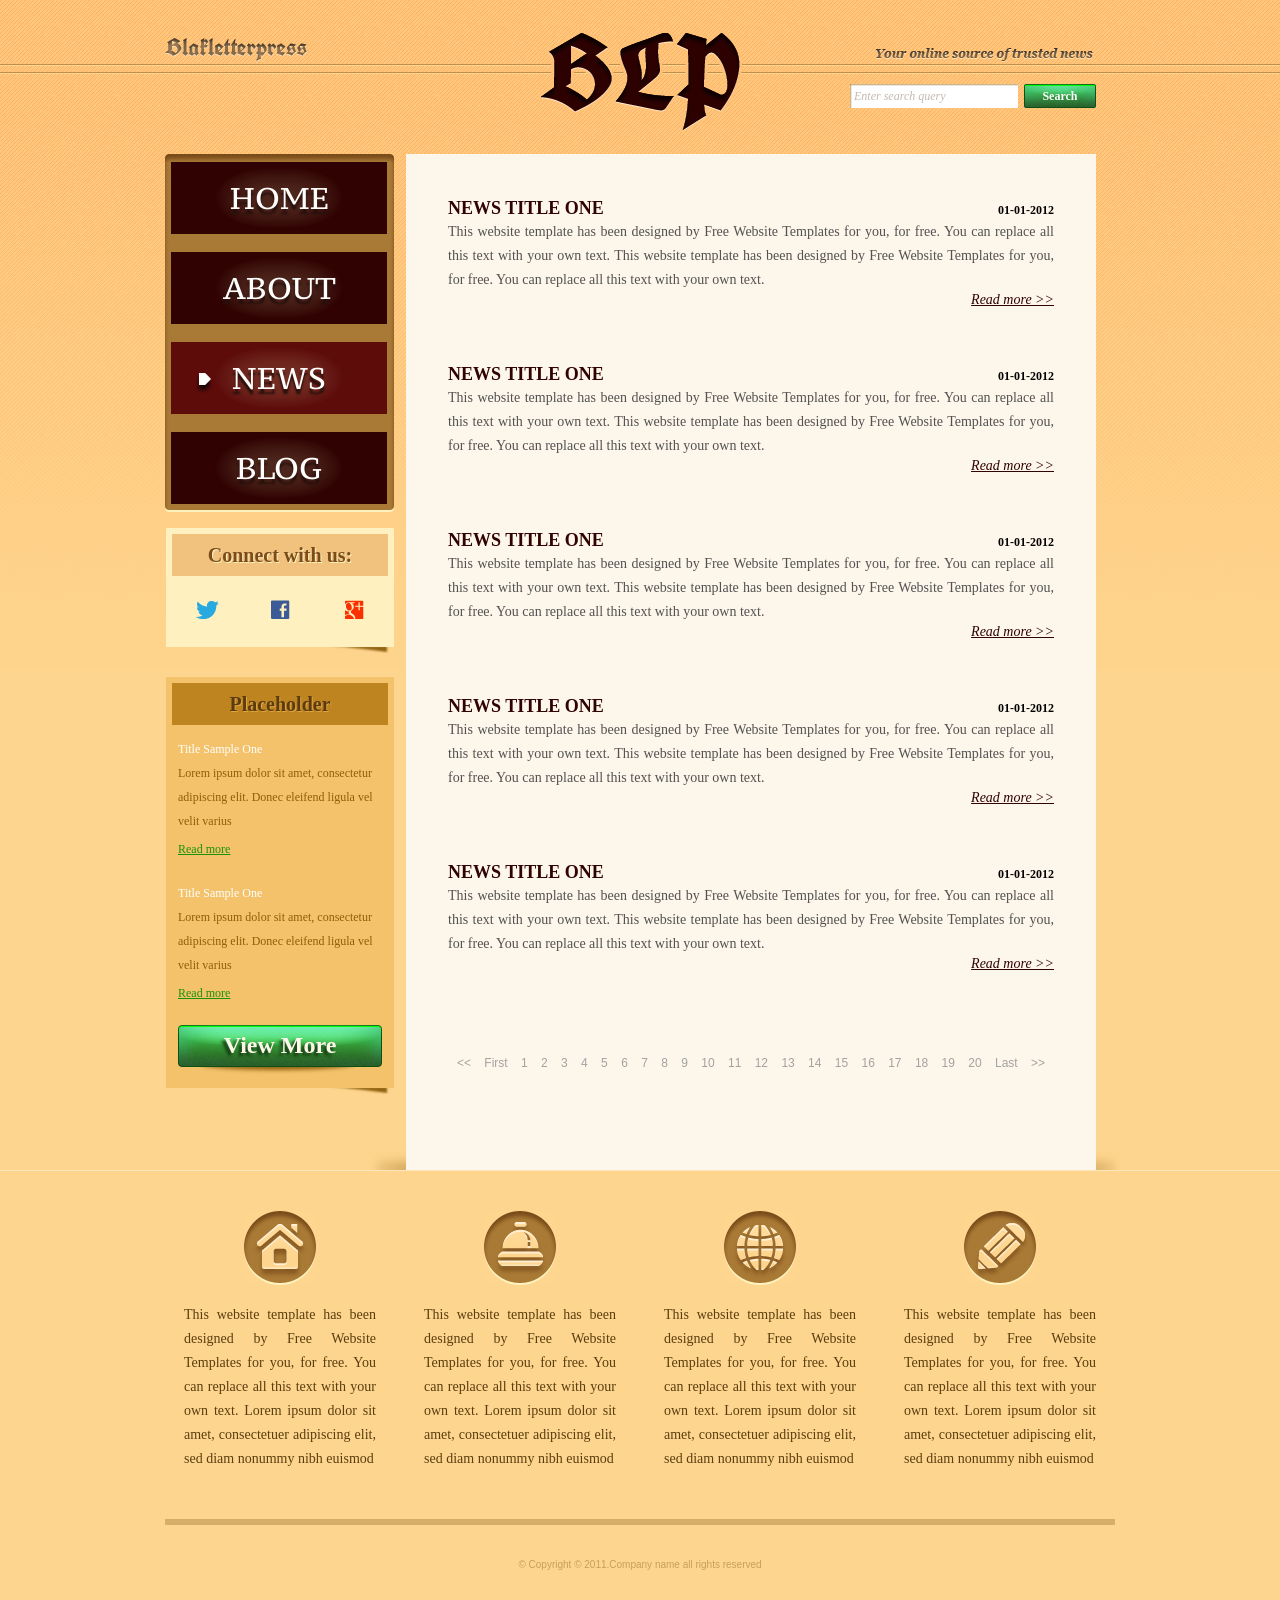
<file: Assignment02/news.html>
<!DOCTYPE html>
<!-- Website template by freewebsitetemplates.com -->
<html>
<head>
	<meta charset="UTF-8">
	<title>News - Blakletterpress Website Template</title>
	<link rel="stylesheet" href="css/style.css" type="text/css">
</head>
<body>
	<div id="page">
		<div id="header">
			<div id="motto">
				<a href="index.html" class="sitename"><img src="images/blakletterpress.png" height="24" width="142" alt="SiteName"></a>
				<p>
					<img src="images/header-text.png" height="14" width="218" alt="Text">
				</p>
			</div>
			<div id="logo">
				<a href="index.html"><img src="images/logo.png" alt="LOGO"></a>
			</div>
			<div id="searchbar">
				<form action="#" method="post">
					<input type="text" value="Enter search query" class="txtfield" onBlur="javascript:if(this.value==''){this.value=this.defaultValue;}" onFocus="javascript:if(this.value==this.defaultValue){this.value='';}">
					<input type="submit" value="Search" class="btn">
				</form>
			</div>
		</div>
		<div id="contents">
			<div id="main">
				<div class="body">
					<ul id="list">
						<li>
							<span class="time">01-01-2012</span>
							<h3>NEWS TITLE ONE</h3>
							<p>
								This website template has been designed by Free Website Templates for you, for free. You can replace all this text with your own text. This website template has been designed by Free Website Templates for you, for free. You can replace all this text with your own text.
							</p>
							<a href="news.html" class="more">Read more >></a>
						</li>
						<li>
							<span class="time">01-01-2012</span>
							<h3>NEWS TITLE ONE</h3>
							<p>
								This website template has been designed by Free Website Templates for you, for free. You can replace all this text with your own text. This website template has been designed by Free Website Templates for you, for free. You can replace all this text with your own text.
							</p>
							<a href="news.html" class="more">Read more >></a>
						</li>
						<li>
							<span class="time">01-01-2012</span>
							<h3>NEWS TITLE ONE</h3>
							<p>
								This website template has been designed by Free Website Templates for you, for free. You can replace all this text with your own text. This website template has been designed by Free Website Templates for you, for free. You can replace all this text with your own text.
							</p>
							<a href="news.html" class="more">Read more >></a>
						</li>
						<li>
							<span class="time">01-01-2012</span>
							<h3>NEWS TITLE ONE</h3>
							<p>
								This website template has been designed by Free Website Templates for you, for free. You can replace all this text with your own text. This website template has been designed by Free Website Templates for you, for free. You can replace all this text with your own text.
							</p>
							<a href="news.html" class="more">Read more >></a>
						</li>
						<li>
							<span class="time">01-01-2012</span>
							<h3>NEWS TITLE ONE</h3>
							<p>
								This website template has been designed by Free Website Templates for you, for free. You can replace all this text with your own text. This website template has been designed by Free Website Templates for you, for free. You can replace all this text with your own text.
							</p>
							<a href="news.html" class="more">Read more >></a>
						</li>
					</ul>
					<div id="pagination">
						<a href="news.html">&lt;&lt;</a> <a href="news.html">First</a> <a href="news.html">1</a> <a href="news.html">2</a> <a href="news.html">3</a> <a href="news.html">4</a> <a href="news.html">5</a> <a href="news.html">6</a> <a href="news.html">7</a> <a href="news.html">8</a> <a href="news.html">9</a> <a href="news.html">10</a> <a href="news.html">11</a> <a href="news.html">12</a> <a href="news.html">13</a> <a href="news.html">14</a> <a href="news.html">15</a> <a href="news.html">16</a> <a href="news.html">17</a> <a href="news.html">18</a> <a href="news.html">19</a> <a href="news.html">20</a> <a href="news.html">Last</a> <a href="news.html">&gt;&gt;</a>
					</div>
				</div>
			</div>
			<div id="sidebar">
				<div id="navigation">
					<div>
						<ul>
							<li>
								<a href="index.html">Home</a>
							</li>
							<li>
								<a href="about.html">About</a>
							</li>
							<li class="selected">
								<a href="news.html">News</a>
							</li>
							<li>
								<a href="blog.html">Blog</a>
							</li>
						</ul>
					</div>
				</div>
				<div class="section">
					<div id="connect">
						<h2>Connect with us:</h2>
						<a href="http://freewebsitetemplates.com/go/twitter/" target="_blank" class="twitter"></a> <a href="http://freewebsitetemplates.com/go/facebook/" target="_blank" class="facebook"></a> <a href="http://freewebsitetemplates.com/go/googleplus/" target="_blank" class="googleplus"></a>
					</div>
				</div>
				<div class="section">
					<div id="posts">
						<h2>Placeholder</h2>
						<ul>
							<li>
								<h5>Title Sample One</h5>
								<p>
									Lorem ipsum dolor sit amet, consectetur adipiscing elit. Donec eleifend ligula vel velit varius
								</p>
								<a href="news.html" class="more">Read more</a>
							</li>
							<li>
								<h5>Title Sample One</h5>
								<p>
									Lorem ipsum dolor sit amet, consectetur adipiscing elit. Donec eleifend ligula vel velit varius
								</p>
								<a href="news.html" class="more">Read more</a>
							</li>
						</ul>
						<a href="news.html" class="btn2">View More</a>
					</div>
				</div>
			</div>
		</div>
		<div id="footer">
			<div>
				<ul id="featured">
					<li>
						<a href="index.html" class="home"></a>
						<p>
							This website template has been designed by Free Website Templates for you, for free. You can replace all this text with your own text. Lorem ipsum dolor sit amet, consectetuer adipiscing elit, sed diam nonummy nibh euismod
						</p>
					</li>
					<li>
						<a href="index.html" class="bell"></a>
						<p>
							This website template has been designed by Free Website Templates for you, for free. You can replace all this text with your own text. Lorem ipsum dolor sit amet, consectetuer adipiscing elit, sed diam nonummy nibh euismod
						</p>
					</li>
					<li>
						<a href="index.html" class="globe"></a>
						<p>
							This website template has been designed by Free Website Templates for you, for free. You can replace all this text with your own text. Lorem ipsum dolor sit amet, consectetuer adipiscing elit, sed diam nonummy nibh euismod
						</p>
					</li>
					<li>
						<a href="index.html" class="pencil"></a>
						<p>
							This website template has been designed by Free Website Templates for you, for free. You can replace all this text with your own text. Lorem ipsum dolor sit amet, consectetuer adipiscing elit, sed diam nonummy nibh euismod
						</p>
					</li>
				</ul>
				<p id="footnote">
					© Copyright © 2011.Company name all rights reserved
				</p>
			</div>
		</div>
	</div>
</body>
</html>
</file>
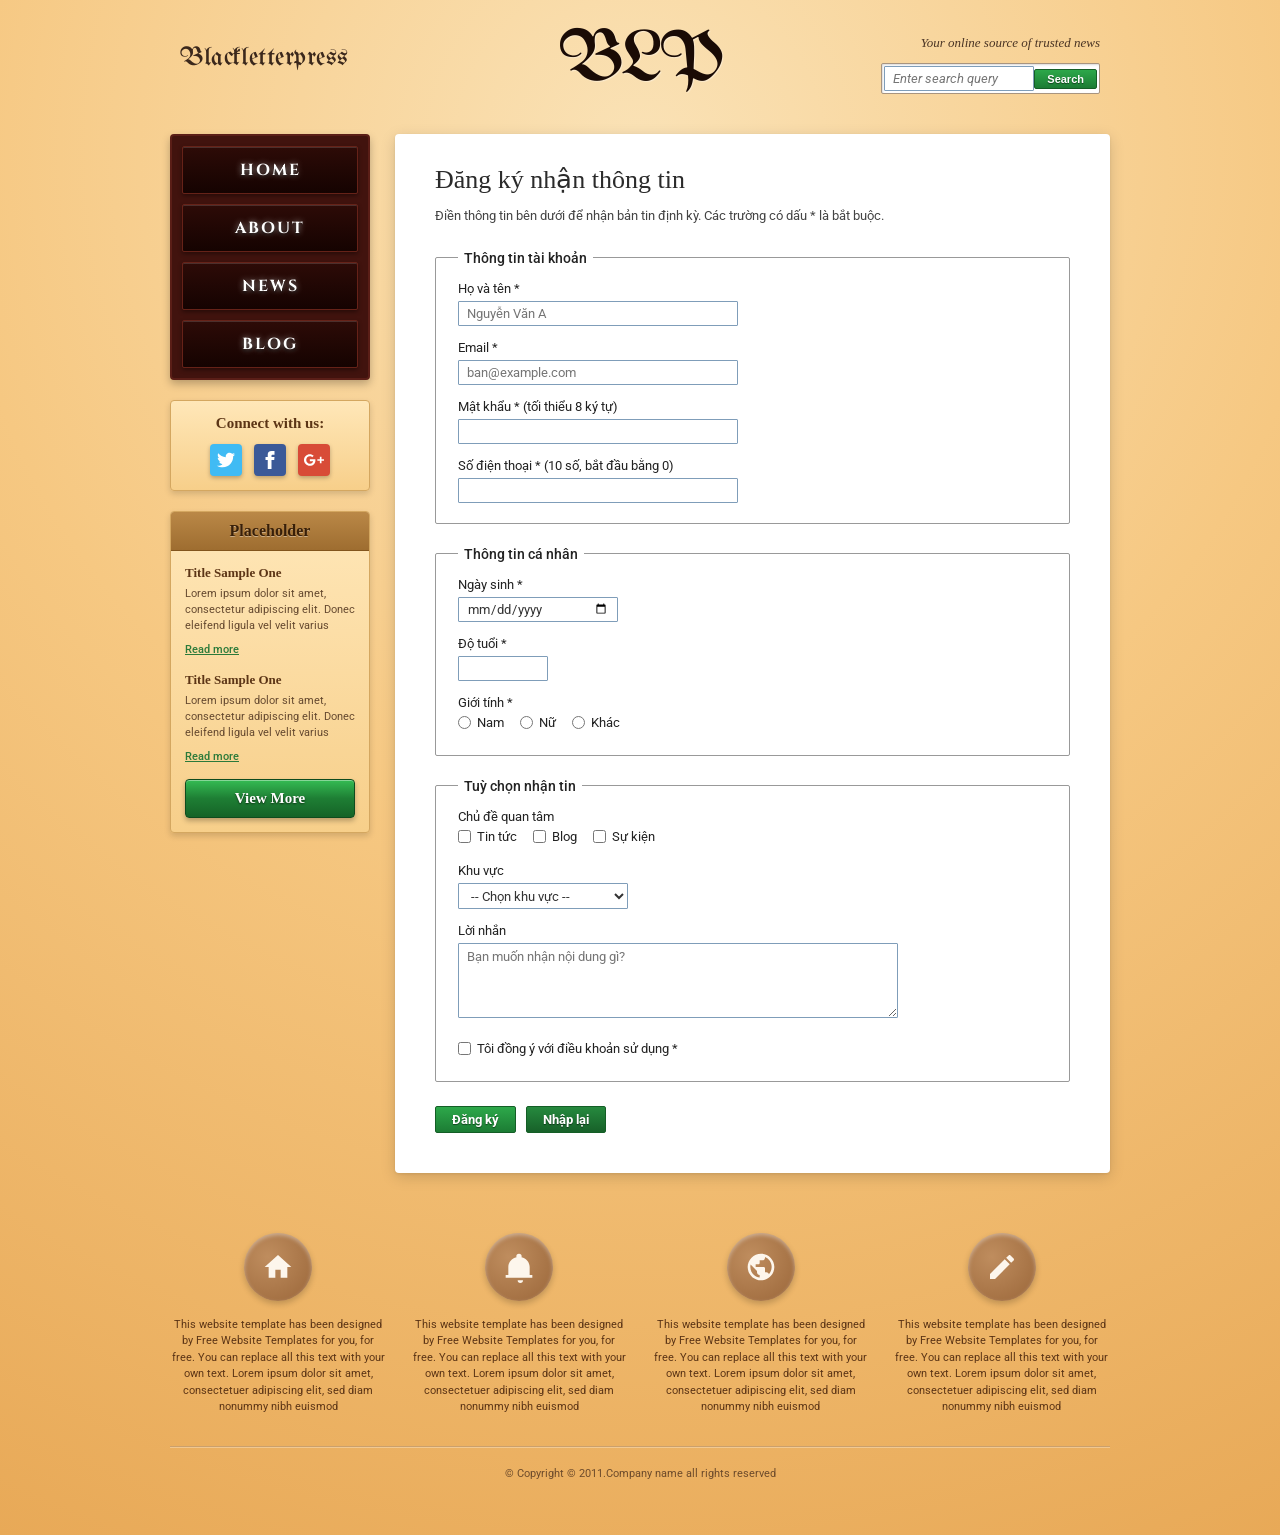
<file: Assignment02/register.html>
<!DOCTYPE html>
<html lang="vi">
<head>
  <meta charset="UTF-8">
  <meta name="viewport" content="width=device-width, initial-scale=1.0">
  <title>Blackletterpress - Đăng ký nhận thông tin</title>
  <!-- Google Fonts for Vintage Blackletter & Clean Typography -->
  <link rel="preconnect" href="https://fonts.googleapis.com">
  <link rel="preconnect" href="https://fonts.gstatic.com" crossorigin>
  <link href="https://fonts.googleapis.com/css2?family=Cinzel:wght@600;700&family=Pirata+One&family=UnifrakturMaguntia&family=Roboto:wght@400;500;700&display=swap" rel="stylesheet">
  
  <style>
    /* Reset & Base Styles */
    * {
      box-sizing: border-box;
      margin: 0;
      padding: 0;
    }

    body {
      font-family: 'Roboto', Arial, sans-serif;
      background: #f7ca84;
      background: radial-gradient(circle at 50% 10%, #fae2b6 0%, #f6c882 45%, #e8a957 100%);
      color: #333333;
      min-height: 100vh;
      display: flex;
      flex-direction: column;
      align-items: center;
    }

    .wrapper {
      width: 100%;
      max-width: 980px;
      margin: 0 auto;
      padding: 15px 20px 40px;
    }

    /* ================= HEADER ================= */
    header {
      position: relative;
      padding: 20px 10px 30px;
      display: flex;
      justify-content: space-between;
      align-items: flex-start;
    }

    .site-brand-left {
      font-family: 'UnifrakturMaguntia', 'Pirata One', 'Cinzel', serif;
      font-size: 26px;
      color: #3b281c;
      letter-spacing: 0.5px;
      padding-top: 10px;
    }

    .site-logo-center {
      position: absolute;
      left: 50%;
      top: 10px;
      transform: translateX(-50%);
      text-align: center;
    }

    .site-logo-center h1 {
      font-family: 'UnifrakturMaguntia', 'Pirata One', serif;
      font-size: 72px;
      line-height: 1;
      font-weight: normal;
      color: #1a0b05;
      text-shadow: 1px 1px 1px rgba(255, 255, 255, 0.4);
      letter-spacing: -2px;
    }

    .header-right {
      display: flex;
      flex-direction: column;
      align-items: flex-end;
      gap: 12px;
    }

    .site-tagline {
      font-style: italic;
      font-size: 13px;
      color: #4a3424;
      font-family: Georgia, serif;
    }

    .search-box {
      display: flex;
      align-items: center;
      background: #ffffff;
      padding: 2px;
      border: 1px solid #a8947f;
      border-radius: 2px;
      box-shadow: inset 1px 1px 2px rgba(0, 0, 0, 0.15);
    }

    .search-box input {
      border: none;
      outline: none;
      padding: 4px 8px;
      font-size: 12px;
      font-style: italic;
      color: #777;
      width: 150px;
    }

    .search-box button {
      background: linear-gradient(to bottom, #2da84a 0%, #1c7c34 100%);
      border: 1px solid #145e26;
      color: #ffffff;
      padding: 3px 12px;
      font-size: 11px;
      font-weight: bold;
      border-radius: 2px;
      cursor: pointer;
      text-shadow: 0 1px 1px rgba(0,0,0,0.5);
      transition: background 0.2s;
    }

    .search-box button:hover {
      background: linear-gradient(to bottom, #34bc53 0%, #208e3c 100%);
    }

    /* ================= MAIN CONTAINER ================= */
    .main-content-layout {
      display: flex;
      gap: 25px;
      align-items: flex-start;
      margin-top: 10px;
    }

    /* ================= LEFT SIDEBAR ================= */
    aside.sidebar {
      width: 200px;
      flex-shrink: 0;
      display: flex;
      flex-direction: column;
      gap: 20px;
    }

    /* Navigation Menu */
    .nav-menu {
      display: flex;
      flex-direction: column;
      gap: 10px;
      background: #41130e;
      padding: 10px;
      border: 2px solid #5a1e17;
      border-radius: 4px;
      box-shadow: 0 4px 8px rgba(0, 0, 0, 0.25);
    }

    .nav-btn {
      display: block;
      background: linear-gradient(to bottom, #2d0b07 0%, #150301 100%);
      color: #ffffff;
      text-decoration: none;
      text-align: center;
      padding: 12px 10px;
      font-family: 'Cinzel', Georgia, serif;
      font-size: 16px;
      font-weight: 700;
      letter-spacing: 2px;
      border: 1px solid #662218;
      border-radius: 2px;
      text-shadow: 0 0 6px rgba(255, 255, 255, 0.6), 0 2px 3px rgba(0,0,0,0.8);
      box-shadow: inset 0 1px 0 rgba(255,255,255,0.15), 0 2px 4px rgba(0,0,0,0.4);
      transition: all 0.2s ease;
    }

    .nav-btn:hover {
      background: linear-gradient(to bottom, #3d100a 0%, #220603 100%);
      border-color: #923425;
      color: #fff9e6;
    }

    /* Connect Box */
    .widget-box {
      background: #fedb9b;
      background: linear-gradient(to bottom, #ffe7b8 0%, #f7cf8a 100%);
      border: 1px solid #d4a760;
      border-radius: 4px;
      padding: 14px;
      box-shadow: 0 3px 6px rgba(0,0,0,0.15);
      position: relative;
    }

    .widget-box h3 {
      font-size: 15px;
      font-weight: 700;
      color: #5c3516;
      margin-bottom: 12px;
      text-align: center;
      font-family: Georgia, serif;
    }

    .social-icons {
      display: flex;
      justify-content: center;
      gap: 12px;
    }

    .social-btn {
      width: 32px;
      height: 32px;
      border-radius: 4px;
      display: flex;
      align-items: center;
      justify-content: center;
      color: white;
      text-decoration: none;
      font-size: 16px;
      box-shadow: 0 2px 4px rgba(0,0,0,0.25);
      transition: transform 0.15s ease;
    }

    .social-btn:hover {
      transform: translateY(-2px);
    }

    .social-twitter {
      background: #40bbf4;
    }

    .social-facebook {
      background: #3b5998;
    }

    .social-google {
      background: #d84b37;
    }

    /* Placeholder Box */
    .placeholder-box {
      background: #fedb9b;
      background: linear-gradient(to bottom, #ffe7b8 0%, #f7cf8a 100%);
      border: 1px solid #d4a760;
      border-radius: 4px;
      overflow: hidden;
      box-shadow: 0 3px 6px rgba(0,0,0,0.15);
    }

    .placeholder-header {
      background: linear-gradient(to bottom, #ba8847 0%, #9e6d30 100%);
      color: #381f08;
      text-shadow: 0 1px 0 rgba(255,255,255,0.4);
      padding: 10px;
      text-align: center;
      font-size: 16px;
      font-weight: bold;
      font-family: Georgia, serif;
      border-bottom: 1px solid #82551d;
    }

    .placeholder-body {
      padding: 14px;
    }

    .sample-article {
      margin-bottom: 15px;
    }

    .sample-article h4 {
      font-size: 13px;
      color: #5c3516;
      font-family: Georgia, serif;
      margin-bottom: 5px;
    }

    .sample-article p {
      font-size: 11px;
      line-height: 1.45;
      color: #664a30;
      margin-bottom: 4px;
    }

    .sample-article a.read-more {
      font-size: 11px;
      color: #2b7a3a;
      text-decoration: underline;
      font-weight: 500;
    }

    .view-more-btn {
      display: block;
      width: 100%;
      text-align: center;
      padding: 10px 0;
      background: linear-gradient(to bottom, #34bc53 0%, #1e7e34 50%, #156327 100%);
      color: #ffffff;
      text-decoration: none;
      font-size: 15px;
      font-weight: bold;
      font-family: Georgia, serif;
      border: 1px solid #0f4b1d;
      border-radius: 4px;
      box-shadow: inset 0 1px 0 rgba(255,255,255,0.4), 0 3px 5px rgba(0,0,0,0.25);
      text-shadow: 0 1px 2px rgba(0,0,0,0.6);
      margin-top: 10px;
      transition: background 0.2s;
    }

    .view-more-btn:hover {
      background: linear-gradient(to bottom, #3cd65f 0%, #228f3b 50%, #186e2c 100%);
    }

    /* ================= MAIN FORM CONTAINER ================= */
    .content-area {
      flex: 1;
      background: #ffffff;
      border-radius: 4px;
      padding: 30px 40px 40px;
      box-shadow: 0 4px 15px rgba(0, 0, 0, 0.15), 0 1px 3px rgba(0,0,0,0.08);
      min-width: 0;
    }

    .page-title {
      font-family: Georgia, 'Times New Roman', serif;
      font-size: 26px;
      color: #2b2b2b;
      font-weight: normal;
      margin-bottom: 12px;
    }

    .form-instruction {
      font-size: 12.5px;
      color: #444444;
      margin-bottom: 24px;
      line-height: 1.5;
    }

    /* Fieldsets */
    fieldset {
      border: 1px solid #999999;
      border-radius: 2px;
      padding: 15px 22px 20px;
      margin-bottom: 22px;
      background-color: transparent;
    }

    legend {
      font-size: 13.5px;
      font-weight: 500;
      color: #222222;
      padding: 0 6px;
    }

    .form-group {
      margin-bottom: 14px;
    }

    .form-group:last-child {
      margin-bottom: 0;
    }

    label {
      display: block;
      font-size: 12.5px;
      color: #222222;
      margin-bottom: 5px;
    }

    /* Text Inputs */
    input[type="text"],
    input[type="email"],
    input[type="password"],
    input[type="tel"],
    input[type="date"],
    input[type="number"],
    select,
    textarea {
      font-family: inherit;
      border: 1px solid #7f9db9;
      background: #ffffff;
      padding: 4px 8px;
      font-size: 12.5px;
      color: #333333;
      border-radius: 1px;
      outline: none;
      transition: border-color 0.2s, box-shadow 0.2s;
    }

    input[type="text"]:focus,
    input[type="email"]:focus,
    input[type="password"]:focus,
    input[type="tel"]:focus,
    input[type="date"]:focus,
    input[type="number"]:focus,
    select:focus,
    textarea:focus {
      border-color: #2e7d32;
      box-shadow: 0 0 4px rgba(46, 125, 50, 0.4);
    }

    .input-standard {
      width: 280px;
      max-width: 100%;
      height: 25px;
    }

    .input-date {
      width: 160px;
      height: 25px;
    }

    .input-number {
      width: 90px;
      height: 25px;
    }

    .input-select {
      height: 26px;
      min-width: 170px;
      background: #ffffff;
      cursor: pointer;
    }

    textarea.input-textarea {
      width: 440px;
      max-width: 100%;
      height: 75px;
      resize: vertical;
      line-height: 1.4;
    }

    /* Radio & Checkbox Groups */
    .radio-group,
    .checkbox-group {
      display: flex;
      gap: 16px;
      align-items: center;
      margin-top: 4px;
    }

    .inline-option {
      display: inline-flex;
      align-items: center;
      gap: 6px;
      font-size: 12.5px;
      color: #222222;
      cursor: pointer;
    }

    .inline-option input[type="radio"],
    .inline-option input[type="checkbox"] {
      margin: 0;
      cursor: pointer;
    }

    .terms-group {
      margin-top: 18px;
    }

    /* Form Buttons */
    .form-actions {
      display: flex;
      gap: 10px;
      margin-top: 24px;
    }

    .btn-submit,
    .btn-reset {
      font-family: inherit;
      border-radius: 2px;
      padding: 5px 16px;
      font-size: 12.5px;
      font-weight: bold;
      cursor: pointer;
      text-shadow: 0 1px 1px rgba(0,0,0,0.5);
      border: 1px solid #145e26;
      transition: all 0.2s;
    }

    .btn-submit {
      background: linear-gradient(to bottom, #2da84a 0%, #1c7c34 100%);
      color: #ffffff;
    }

    .btn-submit:hover {
      background: linear-gradient(to bottom, #34bc53 0%, #208e3c 100%);
    }

    .btn-reset {
      background: linear-gradient(to bottom, #26893e 0%, #176129 100%);
      color: #ffffff;
    }

    .btn-reset:hover {
      background: linear-gradient(to bottom, #2fa34a 0%, #1a7231 100%);
    }

    /* ================= FOOTER ================= */
    footer {
      margin-top: 40px;
      padding-top: 20px;
    }

    .footer-columns {
      display: grid;
      grid-template-columns: repeat(4, 1fr);
      gap: 25px;
      margin-bottom: 30px;
    }

    .footer-col {
      display: flex;
      flex-direction: column;
      align-items: center;
      text-align: center;
    }

    .footer-icon-circle {
      width: 68px;
      height: 68px;
      border-radius: 50%;
      background: #ab794b;
      background: radial-gradient(circle at 35% 35%, #bf8d5e 0%, #9a6639 100%);
      display: flex;
      align-items: center;
      justify-content: center;
      color: #ffffff;
      margin-bottom: 16px;
      box-shadow: inset 0 2px 4px rgba(255,255,255,0.4), 0 3px 6px rgba(0,0,0,0.2);
    }

    .footer-icon-circle svg {
      width: 32px;
      height: 32px;
      fill: #fdf6ec;
    }

    .footer-col p {
      font-size: 11px;
      line-height: 1.5;
      color: #5c3516;
      text-align: center;
    }

    .footer-divider {
      width: 100%;
      height: 1px;
      background: #caa06d;
      margin-bottom: 20px;
      box-shadow: 0 1px 0 rgba(255,255,255,0.3);
    }

    .copyright {
      text-align: center;
      font-size: 11px;
      color: #6d4b2b;
      margin-bottom: 15px;
    }

    /* Responsive adjustments */
    @media (max-width: 820px) {
      .main-content-layout {
        flex-direction: column;
      }
      aside.sidebar {
        width: 100%;
      }
      .footer-columns {
        grid-template-columns: repeat(2, 1fr);
      }
      .site-logo-center {
        position: static;
        transform: none;
      }
      header {
        flex-direction: column;
        align-items: center;
        gap: 15px;
      }
      .header-right {
        align-items: center;
      }
    }
  </style>
</head>
<body>

  <div class="wrapper">
    <!-- HEADER -->
    <header>
      <div class="site-brand-left">Blackletterpress</div>
      
      <div class="site-logo-center">
        <h1>BLP</h1>
      </div>

      <div class="header-right">
        <span class="site-tagline">Your online source of trusted news</span>
        <form class="search-box" action="#" method="get" onsubmit="event.preventDefault();">
          <input type="text" placeholder="Enter search query" id="search-input" aria-label="Search">
          <button type="submit" id="search-btn">Search</button>
        </form>
      </div>
    </header>

    <!-- MAIN SECTION -->
    <div class="main-content-layout">
      <!-- SIDEBAR -->
      <aside class="sidebar">
        <!-- Navigation Buttons -->
        <nav class="nav-menu" aria-label="Main Navigation">
          <a href="media.html" class="nav-btn" id="nav-home">HOME</a>
          <a href="#" class="nav-btn" id="nav-about">ABOUT</a>
          <a href="media.html" class="nav-btn" id="nav-news">NEWS</a>
          <a href="register.html" class="nav-btn" id="nav-blog">BLOG</a>
        </nav>

        <!-- Connect Box -->
        <div class="widget-box">
          <h3>Connect with us:</h3>
          <div class="social-icons">
            <!-- Twitter -->
            <a href="#" class="social-btn social-twitter" title="Twitter" aria-label="Twitter">
              <svg width="18" height="18" viewBox="0 0 24 24" fill="currentColor">
                <path d="M24 4.557c-.883.392-1.832.656-2.828.775 1.017-.609 1.798-1.574 2.165-2.724-.951.564-2.005.974-3.127 1.195-.897-.957-2.178-1.555-3.594-1.555-3.179 0-5.515 2.966-4.797 6.045-4.091-.205-7.719-2.165-10.148-5.144-1.29 2.213-.669 5.108 1.523 6.574-.806-.026-1.566-.247-2.229-.616-.054 2.281 1.581 4.415 3.949 4.89-.693.188-1.452.232-2.224.084.626 1.956 2.444 3.379 4.6 3.419-2.07 1.623-4.678 2.348-7.29 2.04 2.179 1.397 4.768 2.212 7.548 2.212 9.142 0 14.307-7.721 13.995-14.646.962-.695 1.797-1.562 2.457-2.549z"/>
              </svg>
            </a>
            <!-- Facebook -->
            <a href="#" class="social-btn social-facebook" title="Facebook" aria-label="Facebook">
              <svg width="18" height="18" viewBox="0 0 24 24" fill="currentColor">
                <path d="M9 8H6v4h3v12h5V12h3.642L18 8h-4V6.333C14 5.374 14.5 5 15.688 5H18V0h-3.808C10.597 0 9 1.583 9 4.615V8z"/>
              </svg>
            </a>
            <!-- Google+ -->
            <a href="#" class="social-btn social-google" title="Google+" aria-label="Google Plus">
              <svg width="20" height="20" viewBox="0 0 24 24" fill="currentColor">
                <path d="M7 11v2.4h3.97c-.16 1.03-1.2 3.02-3.97 3.02-2.39 0-4.34-1.98-4.34-4.42s1.95-4.42 4.34-4.42c1.36 0 2.27.58 2.79 1.08l1.9-1.83C10.47 5.69 8.89 5 7 5 3.13 5 0 8.13 0 12s3.13 7 7 7c4.04 0 6.72-2.84 6.72-6.84 0-.46-.05-.81-.11-1.16H7zm14 0v-3h-2v3h-3v2h3v3h2v-3h3v-2h-3z"/>
              </svg>
            </a>
          </div>
        </div>

        <!-- Placeholder Widget -->
        <div class="placeholder-box">
          <div class="placeholder-header">Placeholder</div>
          <div class="placeholder-body">
            <div class="sample-article">
              <h4>Title Sample One</h4>
              <p>Lorem ipsum dolor sit amet, consectetur adipiscing elit. Donec eleifend ligula vel velit varius</p>
              <a href="#" class="read-more">Read more</a>
            </div>

            <div class="sample-article">
              <h4>Title Sample One</h4>
              <p>Lorem ipsum dolor sit amet, consectetur adipiscing elit. Donec eleifend ligula vel velit varius</p>
              <a href="#" class="read-more">Read more</a>
            </div>

            <a href="#" class="view-more-btn" id="view-more-btn">View More</a>
          </div>
        </div>
      </aside>

      <!-- MAIN CONTENT: REGISTRATION FORM -->
      <main class="content-area">
        <h2 class="page-title">Đăng ký nhận thông tin</h2>
        <p class="form-instruction">
          Điền thông tin bên dưới để nhận bản tin định kỳ. Các trường có dấu * là bắt buộc.
        </p>

        <form action="#" method="post" id="register-form" onsubmit="event.preventDefault(); alert('Đăng ký thành công!');">
          
          <!-- FIELDSET 1: Thông tin tài khoản -->
          <fieldset>
            <legend>Thông tin tài khoản</legend>

            <div class="form-group">
              <label for="fullname">Họ và tên *</label>
              <input type="text" id="fullname" name="fullname" class="input-standard" placeholder="Nguyễn Văn A" required>
            </div>

            <div class="form-group">
              <label for="email">Email *</label>
              <input type="email" id="email" name="email" class="input-standard" placeholder="ban@example.com" required>
            </div>

            <div class="form-group">
              <label for="password">Mật khẩu * (tối thiểu 8 ký tự)</label>
              <input type="password" id="password" name="password" class="input-standard" minlength="8" required>
            </div>

            <div class="form-group">
              <label for="phone">Số điện thoại * (10 số, bắt đầu bằng 0)</label>
              <input type="tel" id="phone" name="phone" class="input-standard" pattern="0[0-9]{9}" title="Số điện thoại phải gồm 10 chữ số và bắt đầu bằng số 0" required>
            </div>
          </fieldset>

          <!-- FIELDSET 2: Thông tin cá nhân -->
          <fieldset>
            <legend>Thông tin cá nhân</legend>

            <div class="form-group">
              <label for="birthday">Ngày sinh *</label>
              <input type="date" id="birthday" name="birthday" class="input-date" required>
            </div>

            <div class="form-group">
              <label for="age">Độ tuổi *</label>
              <input type="number" id="age" name="age" class="input-number" min="1" max="120" required>
            </div>

            <div class="form-group">
              <label>Giới tính *</label>
              <div class="radio-group">
                <label class="inline-option">
                  <input type="radio" name="gender" value="male" id="gender-male" required>
                  <span>Nam</span>
                </label>
                <label class="inline-option">
                  <input type="radio" name="gender" value="female" id="gender-female">
                  <span>Nữ</span>
                </label>
                <label class="inline-option">
                  <input type="radio" name="gender" value="other" id="gender-other">
                  <span>Khác</span>
                </label>
              </div>
            </div>
          </fieldset>

          <!-- FIELDSET 3: Tuỳ chọn nhận tin -->
          <fieldset>
            <legend>Tuỳ chọn nhận tin</legend>

            <div class="form-group">
              <label>Chủ đề quan tâm</label>
              <div class="checkbox-group">
                <label class="inline-option">
                  <input type="checkbox" name="topic" value="news" id="topic-news">
                  <span>Tin tức</span>
                </label>
                <label class="inline-option">
                  <input type="checkbox" name="topic" value="blog" id="topic-blog">
                  <span>Blog</span>
                </label>
                <label class="inline-option">
                  <input type="checkbox" name="topic" value="events" id="topic-events">
                  <span>Sự kiện</span>
                </label>
              </div>
            </div>

            <div class="form-group">
              <label for="region">Khu vực</label>
              <select id="region" name="region" class="input-select">
                <option value="">-- Chọn khu vực --</option>
                <option value="north">Miền Bắc</option>
                <option value="central">Miền Trung</option>
                <option value="south">Miền Nam</option>
              </select>
            </div>

            <div class="form-group">
              <label for="message">Lời nhắn</label>
              <textarea id="message" name="message" class="input-textarea" placeholder="Bạn muốn nhận nội dung gì?"></textarea>
            </div>

            <div class="terms-group">
              <label class="inline-option">
                <input type="checkbox" id="terms" name="terms" required>
                <span>Tôi đồng ý với điều khoản sử dụng *</span>
              </label>
            </div>
          </fieldset>

          <!-- Buttons -->
          <div class="form-actions">
            <button type="submit" class="btn-submit" id="btn-submit">Đăng ký</button>
            <button type="reset" class="btn-reset" id="btn-reset">Nhập lại</button>
          </div>

        </form>
      </main>
    </div>

    <!-- FOOTER -->
    <footer>
      <div class="footer-columns">
        <!-- Feature 1: Home -->
        <div class="footer-col">
          <div class="footer-icon-circle">
            <svg viewBox="0 0 24 24">
              <path d="M10 20v-6h4v6h5v-8h3L12 3 2 12h3v8z"/>
            </svg>
          </div>
          <p>
            This website template has been designed by Free Website Templates for you, for free. You can replace all this text with your own text. Lorem ipsum dolor sit amet, consectetuer adipiscing elit, sed diam nonummy nibh euismod
          </p>
        </div>

        <!-- Feature 2: Bell / Service -->
        <div class="footer-col">
          <div class="footer-icon-circle">
            <svg viewBox="0 0 24 24">
              <path d="M12 2a2 2 0 0 0-2 2c0 .24.04.47.12.68C6.63 5.48 4 8.44 4 12v6H2v2h20v-2h-2v-6c0-3.56-2.63-6.52-6.12-7.32.08-.21.12-.44.12-.68a2 2 0 0 0-2-2zm-1 20a2 2 0 0 0 2 2 2 2 0 0 0 2-2h-4z"/>
            </svg>
          </div>
          <p>
            This website template has been designed by Free Website Templates for you, for free. You can replace all this text with your own text. Lorem ipsum dolor sit amet, consectetuer adipiscing elit, sed diam nonummy nibh euismod
          </p>
        </div>

        <!-- Feature 3: Globe -->
        <div class="footer-col">
          <div class="footer-icon-circle">
            <svg viewBox="0 0 24 24">
              <path d="M12 2C6.48 2 2 6.48 2 12s4.48 10 10 10 10-4.48 10-10S17.52 2 12 2zm-1 17.93c-3.95-.49-7-3.85-7-7.93 0-.62.08-1.21.21-1.79L9 15v1c0 1.1.9 2 2 2v1.93zm6.9-2.54c-.26-.81-1-1.39-1.9-1.39h-1v-3c0-.55-.45-1-1-1H8v-2h2c.55 0 1-.45 1-1V7h2c1.1 0 2-.9 2-2v-.41c2.93 1.19 5 4.06 5 7.41 0 2.08-.8 3.97-2.1 5.39z"/>
            </svg>
          </div>
          <p>
            This website template has been designed by Free Website Templates for you, for free. You can replace all this text with your own text. Lorem ipsum dolor sit amet, consectetuer adipiscing elit, sed diam nonummy nibh euismod
          </p>
        </div>

        <!-- Feature 4: Pencil -->
        <div class="footer-col">
          <div class="footer-icon-circle">
            <svg viewBox="0 0 24 24">
              <path d="M3 17.25V21h3.75L17.81 9.94l-3.75-3.75L3 17.25zM20.71 7.04c.39-.39.39-1.02 0-1.41l-2.34-2.34c-.39-.39-1.02-.39-1.41 0l-1.83 1.83 3.75 3.75 1.83-1.83z"/>
            </svg>
          </div>
          <p>
            This website template has been designed by Free Website Templates for you, for free. You can replace all this text with your own text. Lorem ipsum dolor sit amet, consectetuer adipiscing elit, sed diam nonummy nibh euismod
          </p>
        </div>
      </div>

      <div class="footer-divider"></div>

      <div class="copyright">
        © Copyright © 2011.Company name all rights reserved
      </div>
    </footer>
  </div>

</body>
</html>
</file>
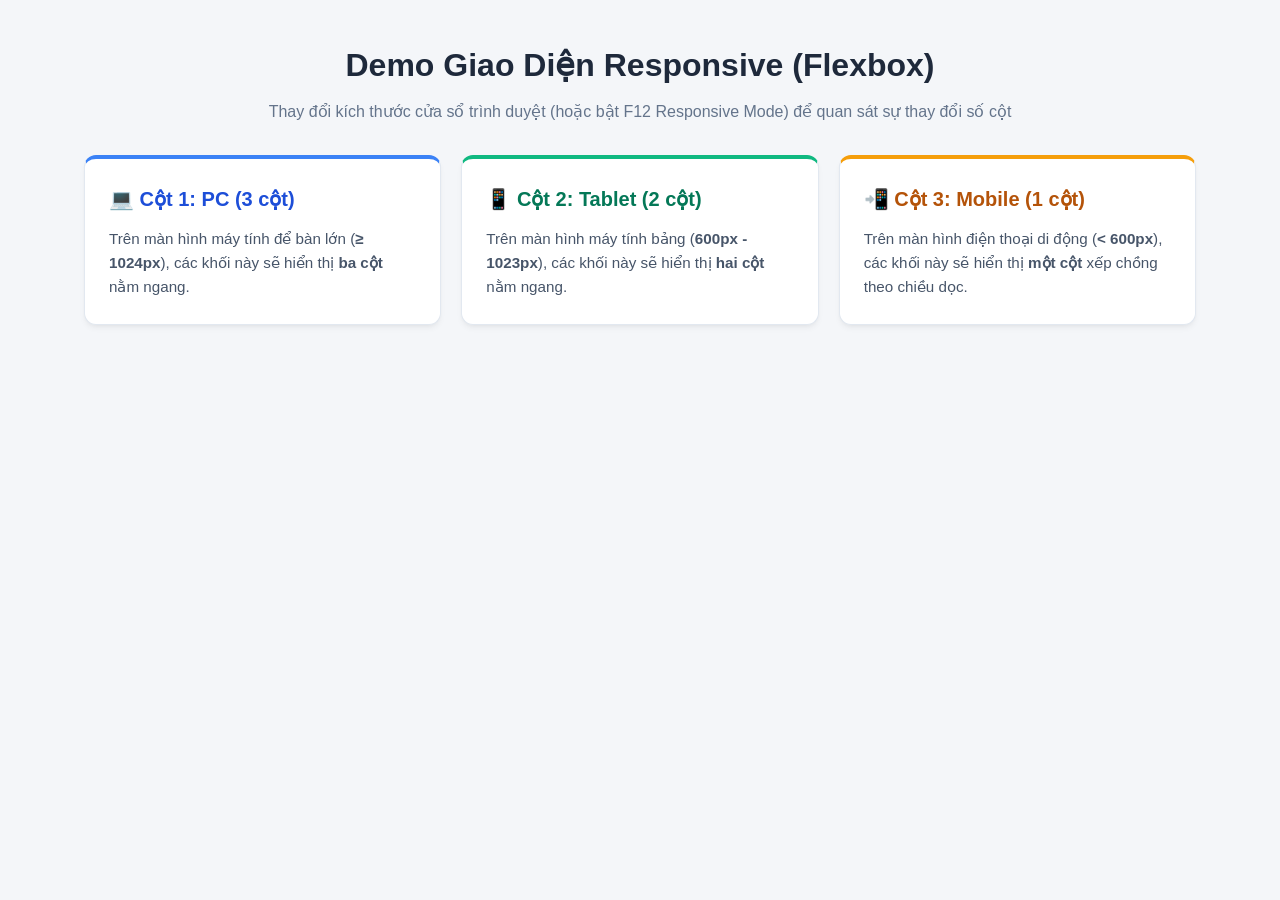
<file: Assignment03/responsive-Bai tap 3.html>
<!DOCTYPE html>
<html lang="vi">
<head>
    <meta charset="UTF-8">
    <meta name="viewport" content="width=device-width, initial-scale=1.0">
    <title>Responsive Web Design Demo - Bài tập 3</title>
    <style>
        /* 1. Base Styles (Thiết lập chung cho mọi màn hình) */
        * {
            box-sizing: border-box;
            margin: 0;
            padding: 0;
        }

        body {
            font-family: -apple-system, BlinkMacSystemFont, 'Segoe UI', Roboto, Helvetica, Arial, sans-serif;
            background-color: #f4f6f9;
            color: #333;
            line-height: 1.6;
        }

        .container {
            width: 90%;
            max-width: 1200px;
            margin: 0 auto; /* Căn giữa */
            padding: 40px 20px;
        }

        header.title-section {
            text-align: center;
            margin-bottom: 30px;
        }

        header.title-section h1 {
            font-size: 2rem;
            color: #1e293b;
            margin-bottom: 8px;
        }

        header.title-section p {
            color: #64748b;
            font-size: 1rem;
        }

        .content {
            display: flex;
            flex-wrap: wrap; /* Cho phép các cột xuống dòng khi không đủ chỗ */
            margin: -10px; /* Bù trừ margin của các cột */
        }

        .column {
            padding: 24px;
            background-color: #ffffff;
            border: 1px solid #e2e8f0;
            border-radius: 12px;
            margin: 10px;
            box-shadow: 0 4px 6px -1px rgba(0, 0, 0, 0.05), 0 2px 4px -2px rgba(0, 0, 0, 0.05);
            transition: transform 0.25s ease, box-shadow 0.25s ease;
        }

        .column:hover {
            transform: translateY(-4px);
            box-shadow: 0 10px 15px -3px rgba(0, 0, 0, 0.08), 0 4px 6px -4px rgba(0, 0, 0, 0.05);
        }

        .column h3 {
            font-size: 1.25rem;
            margin-bottom: 12px;
            display: flex;
            align-items: center;
            gap: 8px;
        }

        .column p {
            color: #475569;
            font-size: 0.95rem;
        }

        /* Điểm nhấn màu sắc cho từng cột */
        .column-pc {
            border-top: 4px solid #3b82f6;
        }
        .column-pc h3 {
            color: #1d4ed8;
        }

        .column-tablet {
            border-top: 4px solid #10b981;
        }
        .column-tablet h3 {
            color: #047857;
        }

        .column-mobile {
            border-top: 4px solid #f59e0b;
        }
        .column-mobile h3 {
            color: #b45309;
        }

        /* 2. Media Queries (Thiết kế cho các kích thước màn hình cụ thể) */

        /* Màn hình máy tính để bàn (PC: >= 1024px) - Hiển thị 3 cột */
        @media (min-width: 1024px) {
            .column {
                flex: 0 0 calc(33.333% - 20px);
            }
        }

        /* Màn hình máy tính bảng (Tablet: 600px - 1023px) - Hiển thị 2 cột */
        @media (min-width: 600px) and (max-width: 1023px) {
            .column {
                flex: 0 0 calc(50% - 20px);
            }
        }

        /* Màn hình điện thoại di động (Mobile: < 600px) - Hiển thị 1 cột */
        @media (max-width: 599px) {
            .column {
                flex: 0 0 calc(100% - 20px);
            }
        }
    </style>
</head>
<body>
    <div class="container">
        <header class="title-section">
            <h1>Demo Giao Diện Responsive (Flexbox)</h1>
            <p>Thay đổi kích thước cửa sổ trình duyệt (hoặc bật F12 Responsive Mode) để quan sát sự thay đổi số cột</p>
        </header>

        <div class="content">
            <div class="column column-pc">
                <h3>💻 Cột 1: PC (3 cột)</h3>
                <p>Trên màn hình máy tính để bàn lớn (<strong>≥ 1024px</strong>), các khối này sẽ hiển thị <strong>ba cột</strong> nằm ngang.</p>
            </div>
            <div class="column column-tablet">
                <h3>📱 Cột 2: Tablet (2 cột)</h3>
                <p>Trên màn hình máy tính bảng (<strong>600px - 1023px</strong>), các khối này sẽ hiển thị <strong>hai cột</strong> nằm ngang.</p>
            </div>
            <div class="column column-mobile">
                <h3>📲 Cột 3: Mobile (1 cột)</h3>
                <p>Trên màn hình điện thoại di động (<strong>&lt; 600px</strong>), các khối này sẽ hiển thị <strong>một cột</strong> xếp chồng theo chiều dọc.</p>
            </div>
        </div>
    </div>
</body>
</html>
</file>
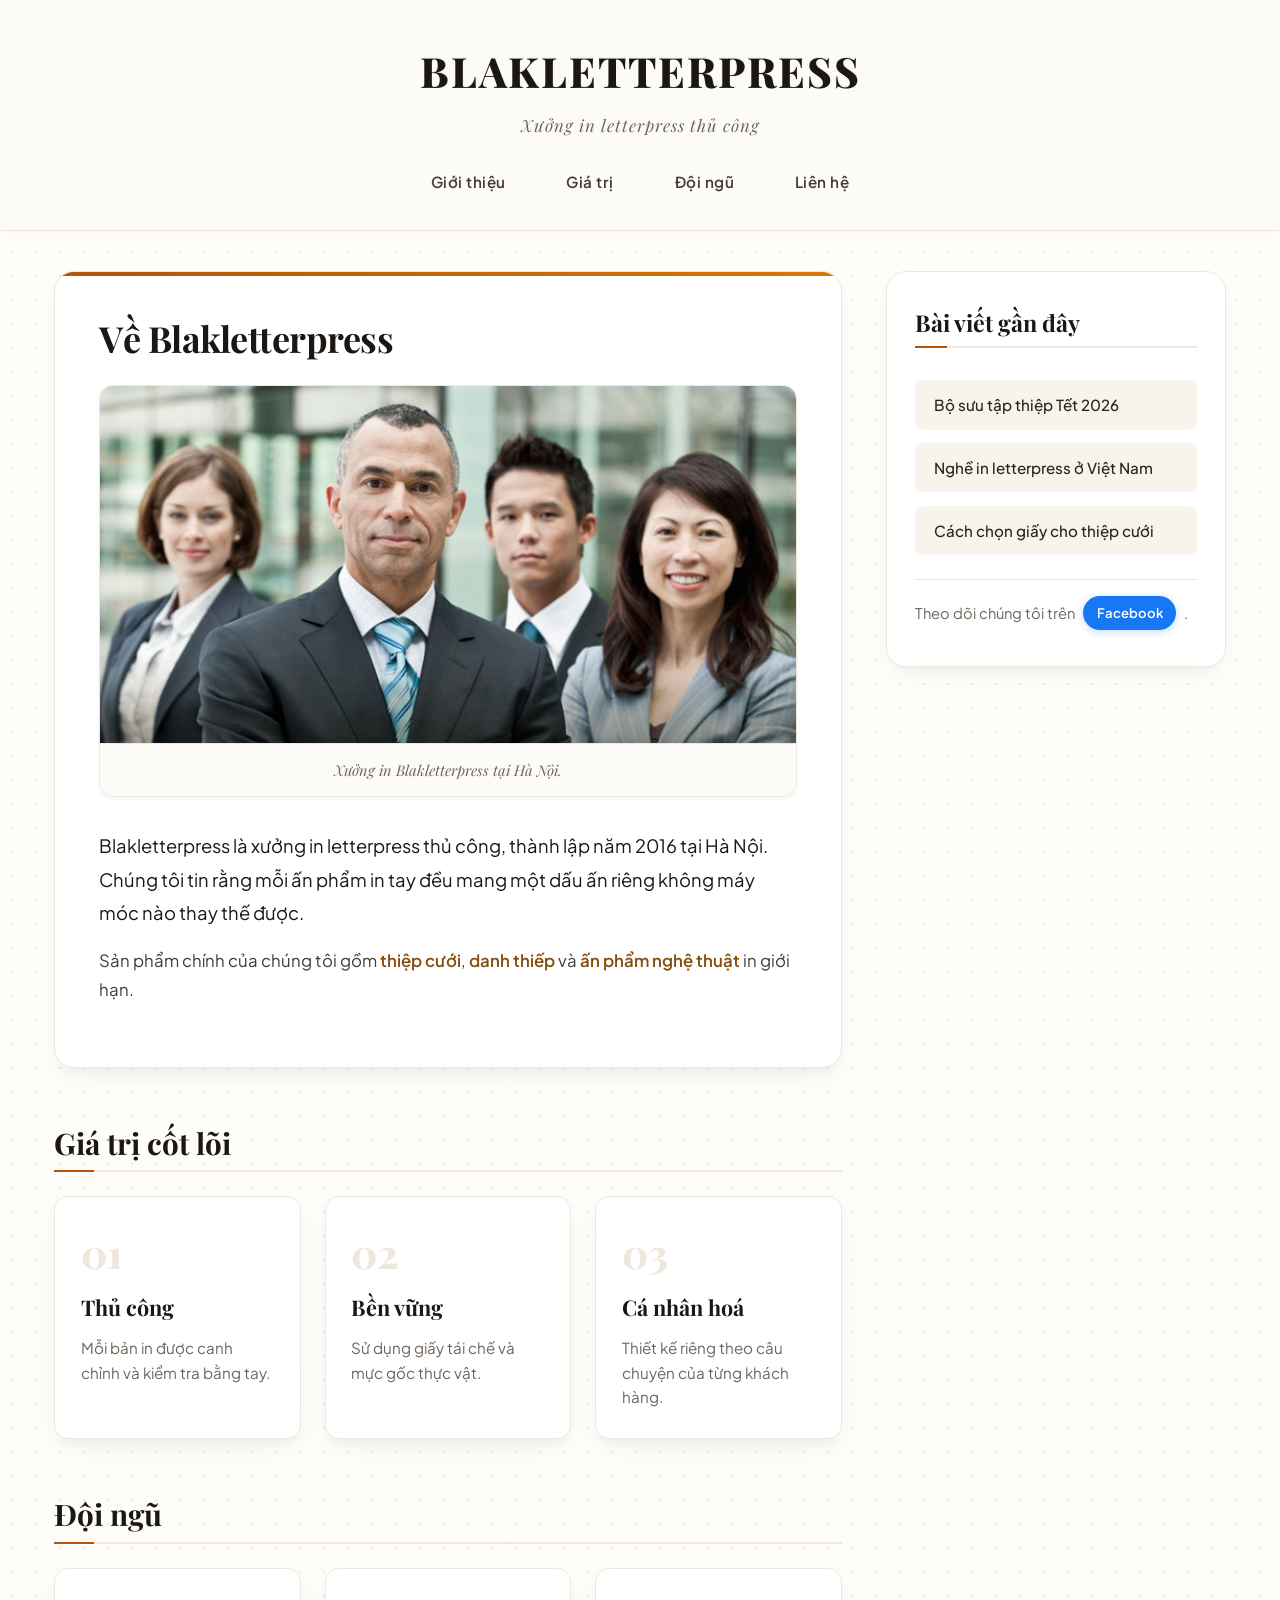
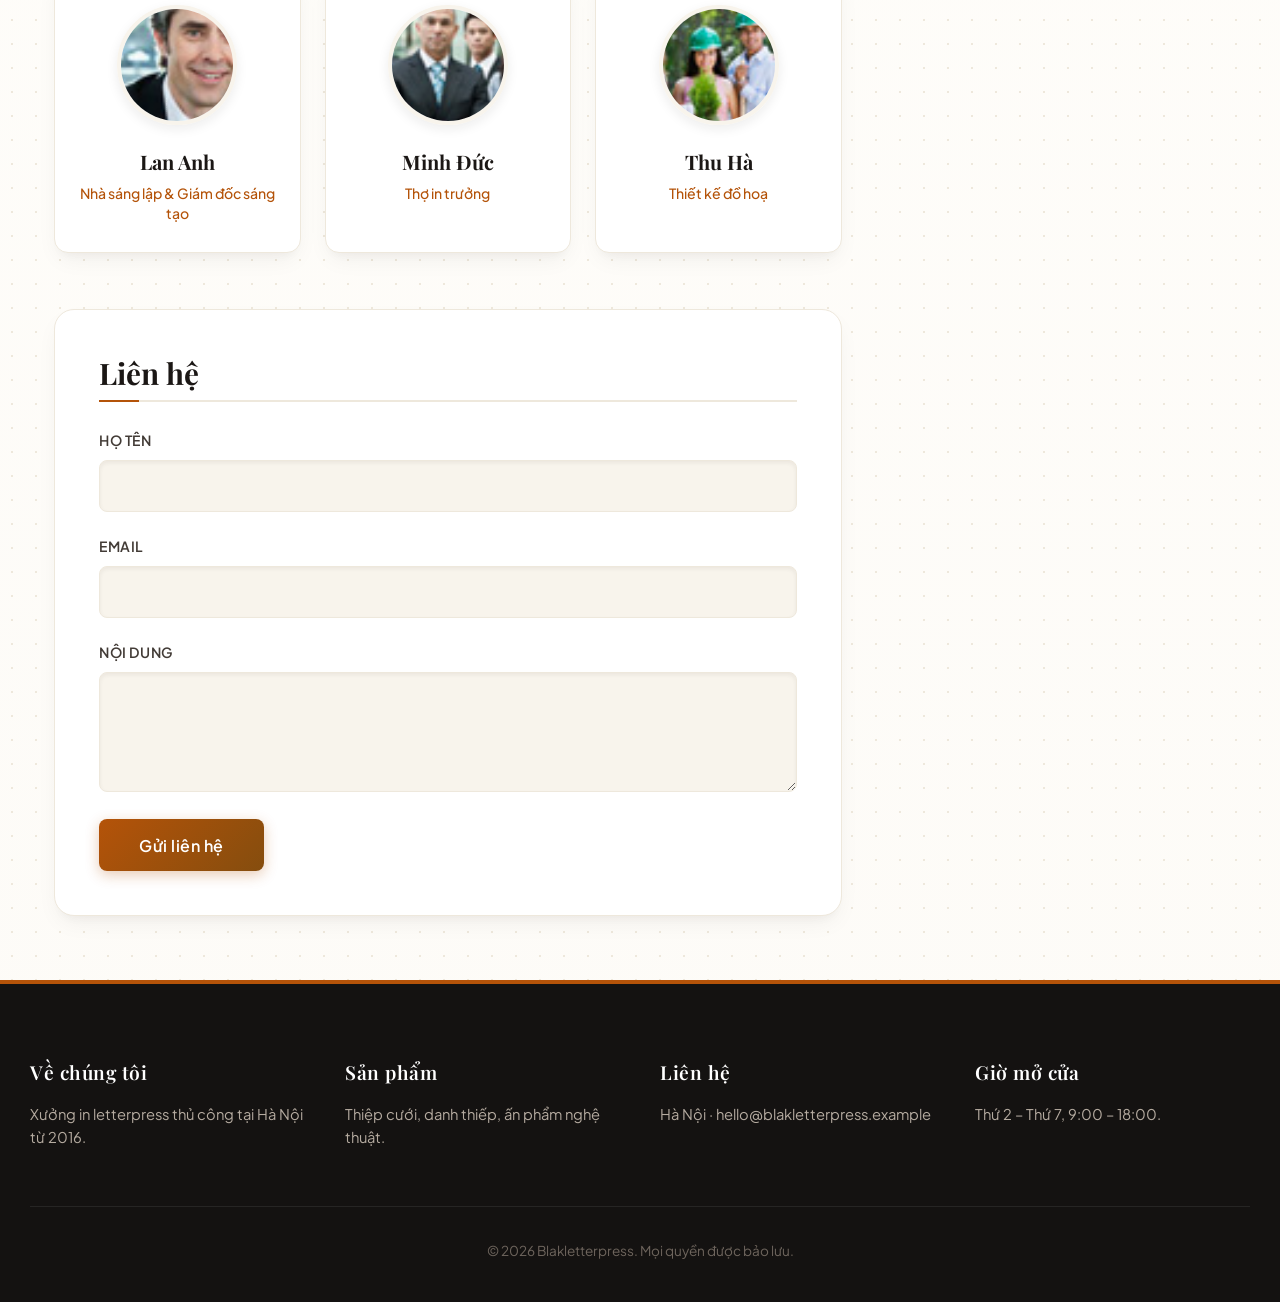
<file: Assignment03/Bai_tap_4_Xay_dung_CSS/trang-goc.html>
<!DOCTYPE html>
<html lang="vi">
<head>
	<meta charset="UTF-8">
	<meta name="viewport" content="width=device-width, initial-scale=1.0">
	<meta name="description" content="Giới thiệu Blakletterpress — xưởng in letterpress thủ công tại Hà Nội.">
	<title>Giới thiệu — Blakletterpress</title>

	<!-- SV (Hoạt động 1): tạo file style.css trong cùng thư mục và giữ dòng <link> dưới đây. -->
	<link rel="stylesheet" href="style.css">
</head>
<body>

	<header class="site-header">
		<a href="#" class="site-name">Blakletterpress</a>
		<p class="tagline">Xưởng in letterpress thủ công</p>
		<nav class="main-nav" aria-label="Chính">
			<ul>
				<li><a href="#gioi-thieu">Giới thiệu</a></li>
				<li><a href="#gia-tri">Giá trị</a></li>
				<li><a href="#doi-ngu">Đội ngũ</a></li>
				<li><a href="#lien-he">Liên hệ</a></li>
			</ul>
		</nav>
	</header>

	<div class="layout">
		<main>

			<article id="gioi-thieu">
				<h1>Về Blakletterpress</h1>

				<figure>
					<img src="./images/team-large.jpg" alt="Đội ngũ Blakletterpress tại xưởng in">
					<figcaption>Xưởng in Blakletterpress tại Hà Nội.</figcaption>
				</figure>

				<p>
					Blakletterpress là xưởng in letterpress thủ công, thành lập năm 2016 tại Hà Nội.
					Chúng tôi tin rằng mỗi ấn phẩm in tay đều mang một dấu ấn riêng không máy móc nào thay thế được.
				</p>
				<p>
					Sản phẩm chính của chúng tôi gồm <strong>thiệp cưới</strong>, <strong>danh thiếp</strong>
					và <strong>ấn phẩm nghệ thuật</strong> in giới hạn.
				</p>
			</article>

			<section id="gia-tri">
				<h2>Giá trị cốt lõi</h2>
				<ul class="value-list">
					<li class="value-card">
						<h3>Thủ công</h3>
						<p>Mỗi bản in được canh chỉnh và kiểm tra bằng tay.</p>
					</li>
					<li class="value-card">
						<h3>Bền vững</h3>
						<p>Sử dụng giấy tái chế và mực gốc thực vật.</p>
					</li>
					<li class="value-card">
						<h3>Cá nhân hoá</h3>
						<p>Thiết kế riêng theo câu chuyện của từng khách hàng.</p>
					</li>
				</ul>
			</section>

			<section id="doi-ngu">
				<h2>Đội ngũ</h2>
				<ul class="team-list">
					<li class="member">
						<img src="./images/smiling.jpg" alt="Chân dung Lan Anh">
						<h3>Lan Anh</h3>
						<p>Nhà sáng lập &amp; Giám đốc sáng tạo</p>
					</li>
					<li class="member">
						<img src="./images/team.jpg" alt="Chân dung Minh Đức">
						<h3>Minh Đức</h3>
						<p>Thợ in trưởng</p>
					</li>
					<li class="member">
						<img src="./images/ecofriends.jpg" alt="Chân dung Thu Hà">
						<h3>Thu Hà</h3>
						<p>Thiết kế đồ hoạ</p>
					</li>
				</ul>
			</section>

			<section id="lien-he">
				<h2>Liên hệ</h2>
				<form action="#" method="post" class="contact-form">
					<p>
						<label for="ten">Họ tên</label><br>
						<input type="text" id="ten" name="ten" required>
					</p>
					<p>
						<label for="email">Email</label><br>
						<input type="email" id="email" name="email" required>
					</p>
					<p>
						<label for="noidung">Nội dung</label><br>
						<textarea id="noidung" name="noidung" rows="4"></textarea>
					</p>
					<p>
						<button type="submit">Gửi liên hệ</button>
					</p>
				</form>
			</section>

		</main>

		<aside class="sidebar">
			<h2>Bài viết gần đây</h2>
			<ul class="recent">
				<li><a href="#">Bộ sưu tập thiệp Tết 2026</a></li>
				<li><a href="#">Nghề in letterpress ở Việt Nam</a></li>
				<li><a href="#">Cách chọn giấy cho thiệp cưới</a></li>
			</ul>
			<p>
				Theo dõi chúng tôi trên
				<a href="https://facebook.com" target="_blank" rel="noopener">Facebook</a>.
			</p>
		</aside>
	</div>

	<footer class="site-footer">
		<ul class="footer-cols">
			<li>
				<h3>Về chúng tôi</h3>
				<p>Xưởng in letterpress thủ công tại Hà Nội từ 2016.</p>
			</li>
			<li>
				<h3>Sản phẩm</h3>
				<p>Thiệp cưới, danh thiếp, ấn phẩm nghệ thuật.</p>
			</li>
			<li>
				<h3>Liên hệ</h3>
				<p>Hà Nội · hello@blakletterpress.example</p>
			</li>
			<li>
				<h3>Giờ mở cửa</h3>
				<p>Thứ 2 – Thứ 7, 9:00 – 18:00.</p>
			</li>
		</ul>
		<p class="copyright"><small>© 2026 Blakletterpress. Mọi quyền được bảo lưu.</small></p>
	</footer>

</body>
</html>
</file>
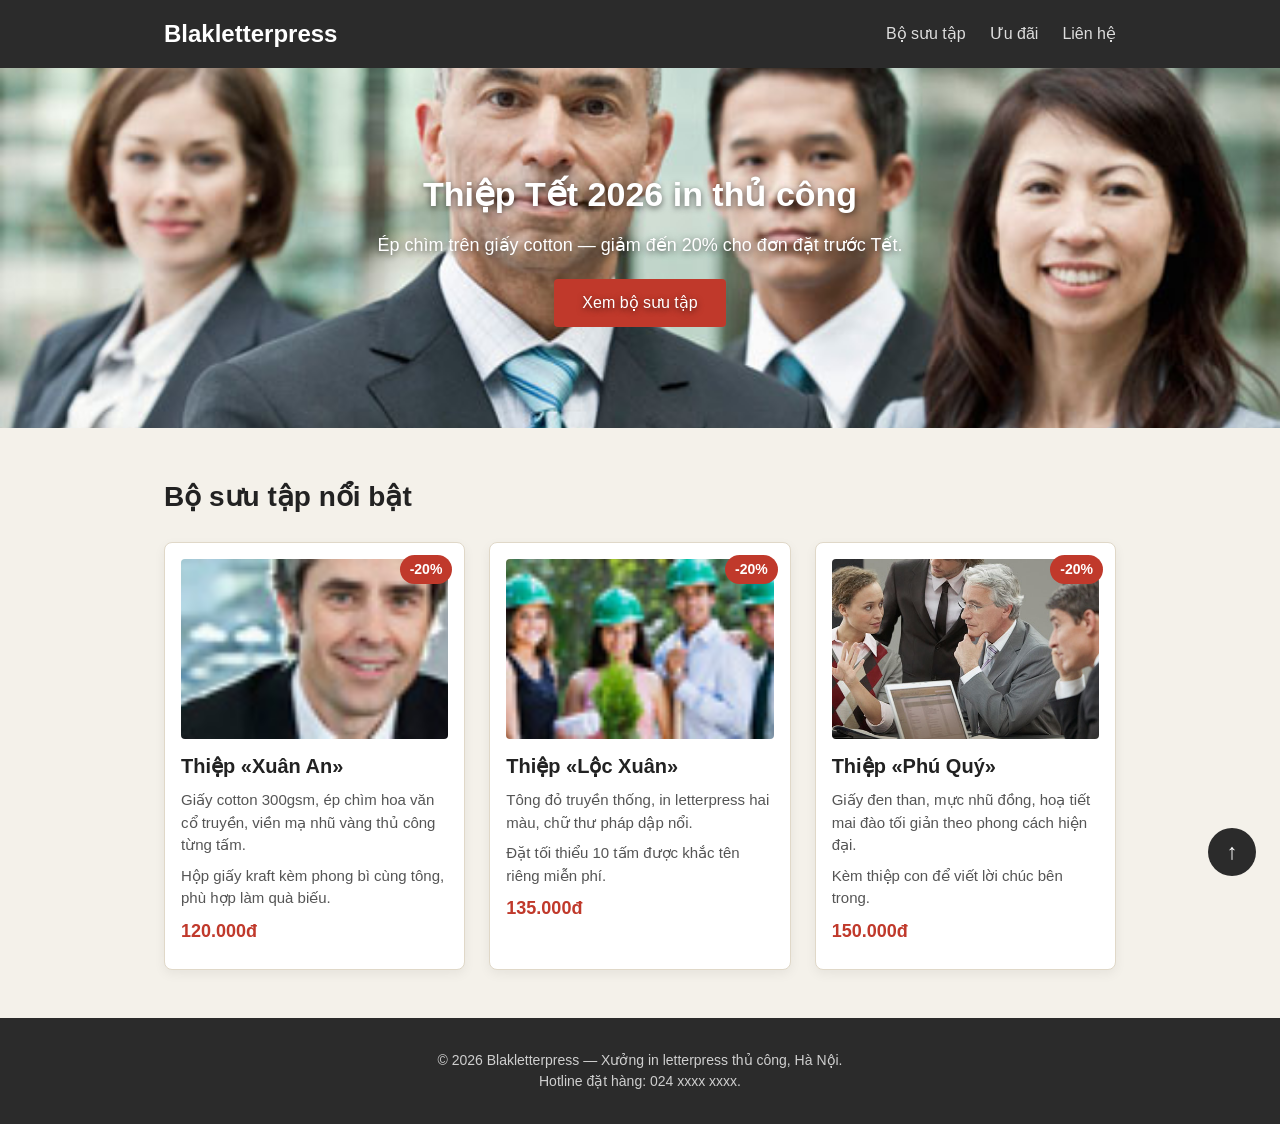
<file: Assignment03/BaiTap1_CSS/trang.html>
<!DOCTYPE html>
<html lang="vi">
<head>
	<meta charset="UTF-8">
	<meta name="viewport" content="width=device-width, initial-scale=1.0">
	<title>Khuyến mãi thiệp Tết 2026 — Blakletterpress</title>
	<link rel="stylesheet" href="style-loi.css">
</head>
<body>
	<header class="site-header">
		<div class="header-inner">
			<a href="#" class="brand">Blakletterpress</a>
			<nav class="main-nav">
				<ul>
					<li><a href="#bo-suu-tap">Bộ sưu tập</a></li>
					<li><a href="#uu-dai">Ưu đãi</a></li>
					<li><a href="#lien-he">Liên hệ</a></li>
				</ul>
			</nav>
		</div>
	</header>

	<section class="hero">
		<img class="hero-bg" src="./images/team-large.jpg" alt="Xưởng in letterpress Blakletterpress">
		<div class="hero-overlay">
			<h1>Thiệp Tết 2026 in thủ công</h1>
			<p>Ép chìm trên giấy cotton — giảm đến 20% cho đơn đặt trước Tết.</p>
			<a href="#bo-suu-tap" class="hero-btn">Xem bộ sưu tập</a>
		</div>
	</section>

	<main>
		<section id="bo-suu-tap" class="products">
			<h2>Bộ sưu tập nổi bật</h2>
			<div class="card-list">

				<article class="card">
					<span class="badge">-20%</span>
					<img src="./images/smiling.jpg" alt="Thiệp Xuân An">
					<div class="card-body">
						<h3>Thiệp &laquo;Xuân An&raquo;</h3>
						<p>Giấy cotton 300gsm, ép chìm hoa văn cổ truyền, viền mạ nhũ vàng thủ công từng tấm.</p>
						<p>Hộp giấy kraft kèm phong bì cùng tông, phù hợp làm quà biếu.</p>
						<p class="price">120.000đ</p>
					</div>
				</article>

				<article class="card">
					<span class="badge">-20%</span>
					<img src="./images/ecofriends.jpg" alt="Thiệp Lộc Xuân">
					<div class="card-body">
						<h3>Thiệp &laquo;Lộc Xuân&raquo;</h3>
						<p>Tông đỏ truyền thống, in letterpress hai màu, chữ thư pháp dập nổi.</p>
						<p>Đặt tối thiểu 10 tấm được khắc tên riêng miễn phí.</p>
						<p class="price">135.000đ</p>
					</div>
				</article>

				<article class="card">
					<span class="badge">-20%</span>
					<img src="./images/meeting.jpg" alt="Thiệp Phú Quý">
					<div class="card-body">
						<h3>Thiệp &laquo;Phú Quý&raquo;</h3>
						<p>Giấy đen than, mực nhũ đồng, hoạ tiết mai đào tối giản theo phong cách hiện đại.</p>
						<p>Kèm thiệp con để viết lời chúc bên trong.</p>
						<p class="price">150.000đ</p>
					</div>
				</article>

			</div>
		</section>
	</main>

	<a href="#" class="back-to-top" aria-label="Lên đầu trang">↑</a>

	<footer id="lien-he" class="site-footer">
		<p>© 2026 Blakletterpress — Xưởng in letterpress thủ công, Hà Nội.</p>
		<p>Hotline đặt hàng: 024&nbsp;xxxx&nbsp;xxxx.</p>
	</footer>
</body>
</html>
</file>
<file: Assignment02/css/style.css>
/* Website template by freewebsitetemplates.com */
@font-face {
	font-family: 'PTSerif-Caption';
	src: url('../fonts/PT_Serif-Caption-Web-Regular.eot');
	src: local('☺'), url('../fonts/PT_Serif-Caption-Web-Regular.woff') format('woff'), url('../fonts/PT_Serif-Caption-Web-Regular.ttf') format('truetype'), url('../fonts/PT_Serif-Caption-Web-Regular.svg') format('svg');
	font-weight: normal;
	font-style: normal;
}
@font-face {
	font-family: 'UnifrakturCook-Bold';
	src: url('../fonts/UnifrakturCook-Bold.eot');
	src: local('☺'), url('../fonts/UnifrakturCook-Bold.woff') format('woff'), url('../fonts/UnifrakturCook-Bold.ttf') format('truetype'), url('../fonts/UnifrakturCook-Bold.svg') format('svg');
	font-weight: normal;
	font-style: normal;
}
body {
	background: #fed58e url(../images/bg-body.png) repeat-x left top;
	font-family: Georgia, "Times New Roman", Times, serif;
	margin: 0;
}
#background {
}
#page {
	width: 960px;
	margin: 0 auto;
}
img {
	border: 0;
}
/*------------------------------ SPRITES ------------------------------*/
.btn, .btn2, #searchbar form input.txtfield, #navigation li, #navigation li a:hover, #navigation li.selected a {
	background: url(../images/interface.png) no-repeat;
}
#navigation, #navigation > div, #navigation ul {
	background-image: url(../images/bg-navigation.png);
	background-repeat: no-repeat;
}
#connect > a, #featured li > a {
	background: url(../images/icons.png) no-repeat;
}
.btn {
	background-position: -178px 0;
	color: #fcfefc;
	cursor: pointer;
	font-family: Georgia, "Times New Roman", Times, serif;
	font-size: 12px;
	font-weight: bold;
	height: 24px;
	line-height: 24px;
	width: 72px;
	padding: 0 0 4px;
	text-align: center;
}
.btn:hover {
	background-position: -260px 0;
}
.btn2 {
	background-position: 0 -32px;
	display: block;
	color: #fdf6ea;
	font-family: Georgia, "Times New Roman", Times, serif;
	font-size: 24px;
	font-weight: bold;
	height: 51px;
	line-height: 40px;
	width: 204px;
	text-align: center;
	text-decoration: none;
	text-shadow: -3px 3px 3px #173c13;
}
.btn2:hover {
	background-position: -216px -31px;
}
/*------------------------------ HEADER ------------------------------*/
#header {
	height: 106px;
	padding: 24px 0;
	text-align: center;
	position: relative
}
/** motto **/
#motto {
	text-align: right;
	padding: 13px 27px 15px 0;
}
a.sitename {
	float: left;
	display: inline-block;
	font-family: "UnifrakturCook-Bold";
	font-size: 24px;
	height: 24px;
	margin-left: 5px;
}
#motto p {
	display: inline-block;
	height: 24px;
	line-height: 24px;
	margin: 8px 0 0;
}
/** Logo **/
#logo {
	display: inline-block;
	position: absolute;
	left: 360px;
	top: 24px;
}
/** Searchbar **/
#searchbar {
	padding: 0 24px 15px 0;
	text-align: right;
}
#searchbar form {
	display: inline-block;
*float: right; /** Needed for IE7 **/
}
#searchbar form input {
	float: left;
	border: 0;
	margin: 0;
}
#searchbar input.txtfield {
	background-position: 0 0;
	color: #c3baaf;
	font-family: Georgia, "Times New Roman", Times, serif;
	font-size: 12px;
	font-style: italic;
	height: 24px;
	line-height: 24px;
	width: 160px;
	margin: 0 6px 0 0;
	padding: 0 4px;
}
/*------------------------------ CONTENTS ------------------------------*/
#contents {
	background: url(../images/content-shadow.png) no-repeat right bottom;
*display: inline-block; /** Needed for IE7 **/
}
#contents:after {
	clear:both;
	content:"";
	display:block;
	height:0;
	line-height:0;
	visibility:hidden;
}
#contents h1 {
	color: #7e501c;
	font-size: 31px;
	font-weight: normal;
	margin: 0 0 30px;
	text-align: justify;
	text-shadow: 0 3px #fdf2be;
}
#contents h1 a {
	color: #7e501c;
}
#contents h1 em {
	font-weight: bold;
	text-transform: uppercase;
}
#contents h2 {
	font-size: 20px;
	line-height: 42px;
	margin: 0 0 24px;
	text-align: center;
}
#contents h3 {
	color: #300302;
	font-size: 18px;
	line-height: 24px;
	margin: 0 0 0;
	text-transform: uppercase;
}
#contents h4 {
	color: #300302;
	font-size: 14px;
	line-height: 24px;
	margin: 0;
}
#contents p {
	color: #525252;
	font-size: 14px;
	line-height: 24px;
	margin: 0;
	padding: 0 0 30px;
	text-align: justify;
}
#contents p a {
	color: #525252;
}
#contents p a:hover {
	color: #e19320;
}
/** MAIN **/
#main {
	float: right;
	background-color: #fdf6ea;
	min-height: 982px;
	width: 666px;
	margin: 0 24px 0 12px;
	padding: 12px 12px 22px;
}
#main div.body {
	padding: 0 30px;
}
/** list **/
#list {
	list-style: none;
	margin: 30px 0;
	padding: 0;
}
#list li {
	display: inline-block;
	width: 100%;
	margin: 0 0 54px;
}
#list span.time {
	float: right;
	font-size: 12px;
	font-weight: bold;
	margin: 7px 0 0;
}
#list li p {
	padding-bottom: 0;
}
#list li a.more {
	float: right;
	color: #300302;
	font-size: 14px;
	font-style: italic;
}
#list li a.more:hover {
	color: #097a07;
}
/** pagination **/
#pagination {
	font-family: Arial, Helvetica, sans-serif;
	font-size: 12px;
	text-align: center;
}
#pagination a {
	color: #a2a2a1;
	margin: 0 3px;
	padding: 0 2px;
	text-decoration: none;
}
#pagination a:hover {
	color: #be841f;
}
/** gallery **/
#gallery {
	margin: 0 0 36px;
}
#gallery > div {
	margin: 0 0 14px;
}
#gallery ul {
	background-color: #ebe0ce;
	display: inline-block;
	list-style: none;
	width: 606px;
	margin: 0;
	padding: 6px 30px;
}
#gallery ul li {
	float: left;
	cursor: pointer;
	height: 48px;
	width: 78px;
	margin: 0 11px;
}
#gallery ul li:hover {
	filter:alpha(opacity=80);
	opacity: 0.8;
}
/** SIDEBAR **/
#sidebar {
	float: left;
	height: auto;
	width: 229px;
	margin-left: 5px;
}
#sidebar div.section {
	background: url(../images/box-shadow-bottom.png) no-repeat left bottom;
	margin: 0 0 24px;
	padding: 0 0 6px;
}
/** Navigation **/
#navigation {
	background-position: -468px bottom;
	margin: 0 0 16px;
	padding: 0 0 8px;
}
#navigation > div {
	background-position: 0 top;
	padding: 8px 0 0;
}
#navigation ul {
	background-position: -234px top;
	background-repeat: repeat-y;
	list-style: none;
	margin: 0;
	padding: 0 6px;
}
#navigation li {
	background-position: 0 -90px;
	height: 72px;
	width: 216px;
	margin-top: 18px;
}
#navigation li:hover, #navigation li.selected {
	background-position: -226px -90px;
}
#navigation li:first-child {
	margin-top: 0;
}
#navigation li a {
	color: #fffefd;
	display: block;
	font: 30px/72px "PTSerif-Caption";
	text-align: center;
	text-decoration: none;
	text-transform: uppercase;
	text-shadow: 0 5px 2px #27100c;
}
#navigation li a:hover, #navigation li.selected a {
	background-position: 24px -162px;
}
/** connect **/
#connect {
	background-color: #fef1bf;
	margin-left: 1px;
	padding: 6px;
}
#connect h2 {
	background-color: #f0c27e;
	color: #7b4c1a;
	text-shadow: 1px 1px #fdf2be;
}
#connect > a {
	display: inline-block;
	height: 19px;
	width: 23px;
	margin: 0 24px 18px;
}
#connect a.twitter {
	background-position: 0 0;
}
#connect a.facebook {
	background-position: -72px 0;
	width: 19px;
}
#connect a.googleplus {
	background-position: -141px 0;
	width: 22px;
}
/** Post **/
#posts {
	background-color: #f4c26b;
	margin-left: 1px;
	padding: 6px;
}
#posts h2 {
	background-color: #be841f;
	color: #5c3b10;
	margin-bottom: 12px;
	text-shadow: 1px 1px #dfa643;
}
#posts ul {
	list-style: none;
	margin: 0;
	padding: 0 6px;
	overflow: hidden;
}
#posts li {
	margin: 0 0 24px;
}
#posts h5 {
	color: #fff;
	font-size: 12px;
	font-weight: normal;
	line-height: 24px;
	margin: 0;
}
#posts p {
	color: #8f5e08;
	font-size: 12px;
	padding-bottom: 6px;
	text-align: left;
}
#posts a.more {
	color: #199209;
	font-size: 12px;
}
#posts a.more:hover {
	color: #bb8528;
}
#posts a.btn2 {
	margin: 0 auto 6px;
}
/** hover states **/
#contents h1 a:hover, #posts p a:hover {
	text-decoration: none;
}
/*------------------------------ FOOTER ------------------------------*/
#footer {
	border-top: 1px solid #ffe6bc;
	width: 100%;
	padding: 40px 0;
	position: absolute;
	left: 0;
}
#footer > div {
	width: 960px;
	margin: 0 auto;
}
/** featured **/
#featured {
	display: inline-block;
	list-style: none;
	margin: 0 0 30px;
	padding: 0;
}
#featured li {
	float: left;
	width: 192px;
	margin: 0 24px;
}
#featured li > a {
	display: block;
	height: 74px;
	width: 72px;
	margin: 0 auto 18px;
}
#featured li a.home {
	background-position: -91px -27px;
}
#featured li a.bell {
	background-position: -91px -112px;
}
#featured li a.globe {
	background-position: -91px -196px;
}
#featured li a.pencil {
	background-position: -91px -280px;
}
#featured li a.home:hover {
	background-position: 0 -27px;
}
#featured li a.bell:hover {
	background-position: 0 -112px;
}
#featured li a.globe:hover {
	background-position: 0 -196px;
}
#featured li a.pencil:hover {
	background-position: 0 -280px;
}
#featured li p {
	color: #593e0f;
	font: 14px/24px "Times New Roman", Times, serif;
	text-align: justify;
}
#featured li p a {
	color: #593e0f;
}
#featured li p a:hover {
	color: #bb8528;
}
#footnote {
	color: #c89f59;
	font-family: "Trebuchet MS", Arial, Helvetica, sans-serif;
	font-size: 10px;
	width: 950px;
	border-top: 6px solid #d6ae6a;
	margin: 0 auto;
	padding: 34px 0;
	text-align: center;
}
</file>
<file: Assignment04/BaiTap1/css/style.css>
/* Website template by freewebsitetemplates.com */
@font-face {
	font-family: 'PTSerif-Caption';
	src: url('../fonts/PT_Serif-Caption-Web-Regular.eot');
	src: local('☺'), url('../fonts/PT_Serif-Caption-Web-Regular.woff') format('woff'), url('../fonts/PT_Serif-Caption-Web-Regular.ttf') format('truetype'), url('../fonts/PT_Serif-Caption-Web-Regular.svg') format('svg');
	font-weight: normal;
	font-style: normal;
}
@font-face {
	font-family: 'UnifrakturCook-Bold';
	src: url('../fonts/UnifrakturCook-Bold.eot');
	src: local('☺'), url('../fonts/UnifrakturCook-Bold.woff') format('woff'), url('../fonts/UnifrakturCook-Bold.ttf') format('truetype'), url('../fonts/UnifrakturCook-Bold.svg') format('svg');
	font-weight: normal;
	font-style: normal;
}
body {
	background: #fed58e url(../images/bg-body.png) repeat-x left top;
	font-family: Georgia, "Times New Roman", Times, serif;
	margin: 0;
}
#background {
}
#page {
	width: 960px;
	margin: 0 auto;
}
img {
	border: 0;
}
/*------------------------------ SPRITES ------------------------------*/
.btn, .btn2, #searchbar form input.txtfield, #navigation li, #navigation li a:hover, #navigation li.selected a {
	background: url(../images/interface.png) no-repeat;
}
#navigation, #navigation > div, #navigation ul {
	background-image: url(../images/bg-navigation.png);
	background-repeat: no-repeat;
}
#connect > a, #featured li > a {
	background: url(../images/icons.png) no-repeat;
}
.btn {
	background-position: -178px 0;
	color: #fcfefc;
	cursor: pointer;
	font-family: Georgia, "Times New Roman", Times, serif;
	font-size: 12px;
	font-weight: bold;
	height: 24px;
	line-height: 24px;
	width: 72px;
	padding: 0 0 4px;
	text-align: center;
}
.btn:hover {
	background-position: -260px 0;
}
.btn2 {
	background-position: 0 -32px;
	display: block;
	color: #fdf6ea;
	font-family: Georgia, "Times New Roman", Times, serif;
	font-size: 24px;
	font-weight: bold;
	height: 51px;
	line-height: 40px;
	width: 204px;
	text-align: center;
	text-decoration: none;
	text-shadow: -3px 3px 3px #173c13;
}
.btn2:hover {
	background-position: -216px -31px;
}
/*------------------------------ HEADER ------------------------------*/
#header {
	height: 106px;
	padding: 24px 0;
	text-align: center;
	position: relative
}
/** motto **/
#motto {
	text-align: right;
	padding: 13px 27px 15px 0;
}
a.sitename {
	float: left;
	display: inline-block;
	font-family: "UnifrakturCook-Bold";
	font-size: 24px;
	height: 24px;
	margin-left: 5px;
}
#motto p {
	display: inline-block;
	height: 24px;
	line-height: 24px;
	margin: 8px 0 0;
}
/** Logo **/
#logo {
	display: inline-block;
	position: absolute;
	left: 360px;
	top: 24px;
}
/** Searchbar **/
#searchbar {
	padding: 0 24px 15px 0;
	text-align: right;
}
#searchbar form {
	display: inline-block;
*float: right; /** Needed for IE7 **/
}
#searchbar form input {
	float: left;
	border: 0;
	margin: 0;
}
#searchbar input.txtfield {
	background-position: 0 0;
	color: #c3baaf;
	font-family: Georgia, "Times New Roman", Times, serif;
	font-size: 12px;
	font-style: italic;
	height: 24px;
	line-height: 24px;
	width: 160px;
	margin: 0 6px 0 0;
	padding: 0 4px;
}
/*------------------------------ CONTENTS ------------------------------*/
#contents {
	background: url(../images/content-shadow.png) no-repeat right bottom;
*display: inline-block; /** Needed for IE7 **/
}
#contents:after {
	clear:both;
	content:"";
	display:block;
	height:0;
	line-height:0;
	visibility:hidden;
}
#contents h1 {
	color: #7e501c;
	font-size: 31px;
	font-weight: normal;
	margin: 0 0 30px;
	text-align: justify;
	text-shadow: 0 3px #fdf2be;
}
#contents h1 a {
	color: #7e501c;
}
#contents h1 em {
	font-weight: bold;
	text-transform: uppercase;
}
#contents h2 {
	font-size: 20px;
	line-height: 42px;
	margin: 0 0 24px;
	text-align: center;
}
#contents h3 {
	color: #300302;
	font-size: 18px;
	line-height: 24px;
	margin: 0 0 0;
	text-transform: uppercase;
}
#contents h4 {
	color: #300302;
	font-size: 14px;
	line-height: 24px;
	margin: 0;
}
#contents p {
	color: #525252;
	font-size: 14px;
	line-height: 24px;
	margin: 0;
	padding: 0 0 30px;
	text-align: justify;
}
#contents p a {
	color: #525252;
}
#contents p a:hover {
	color: #e19320;
}
/** MAIN **/
#main {
	float: right;
	background-color: #fdf6ea;
	min-height: 982px;
	width: 666px;
	margin: 0 24px 0 12px;
	padding: 12px 12px 22px;
}
#main div.body {
	padding: 0 30px;
}
/** list **/
#list {
	list-style: none;
	margin: 30px 0;
	padding: 0;
}
#list li {
	display: inline-block;
	width: 100%;
	margin: 0 0 54px;
}
#list span.time {
	float: right;
	font-size: 12px;
	font-weight: bold;
	margin: 7px 0 0;
}
#list li p {
	padding-bottom: 0;
}
#list li a.more {
	float: right;
	color: #300302;
	font-size: 14px;
	font-style: italic;
}
#list li a.more:hover {
	color: #097a07;
}
/** pagination **/
#pagination {
	font-family: Arial, Helvetica, sans-serif;
	font-size: 12px;
	text-align: center;
}
#pagination a {
	color: #a2a2a1;
	margin: 0 3px;
	padding: 0 2px;
	text-decoration: none;
}
#pagination a:hover {
	color: #be841f;
}
/** gallery **/
#gallery {
	margin: 0 0 36px;
}
#gallery > div {
	margin: 0 0 14px;
}
#gallery ul {
	background-color: #ebe0ce;
	display: inline-block;
	list-style: none;
	width: 606px;
	margin: 0;
	padding: 6px 30px;
}
#gallery ul li {
	float: left;
	cursor: pointer;
	height: 48px;
	width: 78px;
	margin: 0 11px;
}
#gallery ul li:hover {
	filter:alpha(opacity=80);
	opacity: 0.8;
}
/** SIDEBAR **/
#sidebar {
	float: left;
	height: auto;
	width: 229px;
	margin-left: 5px;
}
#sidebar div.section {
	background: url(../images/box-shadow-bottom.png) no-repeat left bottom;
	margin: 0 0 24px;
	padding: 0 0 6px;
}
/** Navigation **/
#navigation {
	background-position: -468px bottom;
	margin: 0 0 16px;
	padding: 0 0 8px;
}
#navigation > div {
	background-position: 0 top;
	padding: 8px 0 0;
}
#navigation ul {
	background-position: -234px top;
	background-repeat: repeat-y;
	list-style: none;
	margin: 0;
	padding: 0 6px;
}
#navigation li {
	background-position: 0 -90px;
	height: 72px;
	width: 216px;
	margin-top: 18px;
}
#navigation li:hover, #navigation li.selected {
	background-position: -226px -90px;
}
#navigation li:first-child {
	margin-top: 0;
}
#navigation li a {
	color: #fffefd;
	display: block;
	font: 30px/72px "PTSerif-Caption";
	text-align: center;
	text-decoration: none;
	text-transform: uppercase;
	text-shadow: 0 5px 2px #27100c;
}
#navigation li a:hover, #navigation li.selected a {
	background-position: 24px -162px;
}
/** connect **/
#connect {
	background-color: #fef1bf;
	margin-left: 1px;
	padding: 6px;
}
#connect h2 {
	background-color: #f0c27e;
	color: #7b4c1a;
	text-shadow: 1px 1px #fdf2be;
}
#connect > a {
	display: inline-block;
	height: 19px;
	width: 23px;
	margin: 0 24px 18px;
}
#connect a.twitter {
	background-position: 0 0;
}
#connect a.facebook {
	background-position: -72px 0;
	width: 19px;
}
#connect a.googleplus {
	background-position: -141px 0;
	width: 22px;
}
/** Post **/
#posts {
	background-color: #f4c26b;
	margin-left: 1px;
	padding: 6px;
}
#posts h2 {
	background-color: #be841f;
	color: #5c3b10;
	margin-bottom: 12px;
	text-shadow: 1px 1px #dfa643;
}
#posts ul {
	list-style: none;
	margin: 0;
	padding: 0 6px;
	overflow: hidden;
}
#posts li {
	margin: 0 0 24px;
}
#posts h5 {
	color: #fff;
	font-size: 12px;
	font-weight: normal;
	line-height: 24px;
	margin: 0;
}
#posts p {
	color: #8f5e08;
	font-size: 12px;
	padding-bottom: 6px;
	text-align: left;
}
#posts a.more {
	color: #199209;
	font-size: 12px;
}
#posts a.more:hover {
	color: #bb8528;
}
#posts a.btn2 {
	margin: 0 auto 6px;
}
/** hover states **/
#contents h1 a:hover, #posts p a:hover {
	text-decoration: none;
}
/*------------------------------ FOOTER ------------------------------*/
#footer {
	border-top: 1px solid #ffe6bc;
	width: 100%;
	padding: 40px 0;
	position: absolute;
	left: 0;
}
#footer > div {
	width: 960px;
	margin: 0 auto;
}
/** featured **/
#featured {
	display: inline-block;
	list-style: none;
	margin: 0 0 30px;
	padding: 0;
}
#featured li {
	float: left;
	width: 192px;
	margin: 0 24px;
}
#featured li > a {
	display: block;
	height: 74px;
	width: 72px;
	margin: 0 auto 18px;
}
#featured li a.home {
	background-position: -91px -27px;
}
#featured li a.bell {
	background-position: -91px -112px;
}
#featured li a.globe {
	background-position: -91px -196px;
}
#featured li a.pencil {
	background-position: -91px -280px;
}
#featured li a.home:hover {
	background-position: 0 -27px;
}
#featured li a.bell:hover {
	background-position: 0 -112px;
}
#featured li a.globe:hover {
	background-position: 0 -196px;
}
#featured li a.pencil:hover {
	background-position: 0 -280px;
}
#featured li p {
	color: #593e0f;
	font: 14px/24px "Times New Roman", Times, serif;
	text-align: justify;
}
#featured li p a {
	color: #593e0f;
}
#featured li p a:hover {
	color: #bb8528;
}
#footnote {
	color: #c89f59;
	font-family: "Trebuchet MS", Arial, Helvetica, sans-serif;
	font-size: 10px;
	width: 950px;
	border-top: 6px solid #d6ae6a;
	margin: 0 auto;
	padding: 34px 0;
	text-align: center;
}
</file>
<file: Assignment04/BaiTap1/css/bai-js.css>
/* Bổ sung cho bài thực hành JavaScript — không sửa css/style.css gốc */
#ket-qua {
	background-color: #fef1bf;
	border: 1px solid #f0c27e;
	color: #300302;
	font: 13px/20px Consolas, "Courier New", monospace;
	min-height: 120px;
	margin: 12px 0 30px;
	padding: 12px;
	white-space: pre-wrap;
}
#contents code {
	background-color: #ebe0ce;
	font-family: Consolas, "Courier New", monospace;
	padding: 0 3px;
}
</file>
<file: Assignment04/BaiTap2/css/style.css>
/* Website template by freewebsitetemplates.com */
@font-face {
	font-family: 'PTSerif-Caption';
	src: url('../fonts/PT_Serif-Caption-Web-Regular.eot');
	src: local('☺'), url('../fonts/PT_Serif-Caption-Web-Regular.woff') format('woff'), url('../fonts/PT_Serif-Caption-Web-Regular.ttf') format('truetype'), url('../fonts/PT_Serif-Caption-Web-Regular.svg') format('svg');
	font-weight: normal;
	font-style: normal;
}
@font-face {
	font-family: 'UnifrakturCook-Bold';
	src: url('../fonts/UnifrakturCook-Bold.eot');
	src: local('☺'), url('../fonts/UnifrakturCook-Bold.woff') format('woff'), url('../fonts/UnifrakturCook-Bold.ttf') format('truetype'), url('../fonts/UnifrakturCook-Bold.svg') format('svg');
	font-weight: normal;
	font-style: normal;
}
body {
	background: #fed58e url(../images/bg-body.png) repeat-x left top;
	font-family: Georgia, "Times New Roman", Times, serif;
	margin: 0;
}
#background {
}
#page {
	width: 960px;
	margin: 0 auto;
}
img {
	border: 0;
}
/*------------------------------ SPRITES ------------------------------*/
.btn, .btn2, #searchbar form input.txtfield, #navigation li, #navigation li a:hover, #navigation li.selected a {
	background: url(../images/interface.png) no-repeat;
}
#navigation, #navigation > div, #navigation ul {
	background-image: url(../images/bg-navigation.png);
	background-repeat: no-repeat;
}
#connect > a, #featured li > a {
	background: url(../images/icons.png) no-repeat;
}
.btn {
	background-position: -178px 0;
	color: #fcfefc;
	cursor: pointer;
	font-family: Georgia, "Times New Roman", Times, serif;
	font-size: 12px;
	font-weight: bold;
	height: 24px;
	line-height: 24px;
	width: 72px;
	padding: 0 0 4px;
	text-align: center;
}
.btn:hover {
	background-position: -260px 0;
}
.btn2 {
	background-position: 0 -32px;
	display: block;
	color: #fdf6ea;
	font-family: Georgia, "Times New Roman", Times, serif;
	font-size: 24px;
	font-weight: bold;
	height: 51px;
	line-height: 40px;
	width: 204px;
	text-align: center;
	text-decoration: none;
	text-shadow: -3px 3px 3px #173c13;
}
.btn2:hover {
	background-position: -216px -31px;
}
/*------------------------------ HEADER ------------------------------*/
#header {
	height: 106px;
	padding: 24px 0;
	text-align: center;
	position: relative
}
/** motto **/
#motto {
	text-align: right;
	padding: 13px 27px 15px 0;
}
a.sitename {
	float: left;
	display: inline-block;
	font-family: "UnifrakturCook-Bold";
	font-size: 24px;
	height: 24px;
	margin-left: 5px;
}
#motto p {
	display: inline-block;
	height: 24px;
	line-height: 24px;
	margin: 8px 0 0;
}
/** Logo **/
#logo {
	display: inline-block;
	position: absolute;
	left: 360px;
	top: 24px;
}
/** Searchbar **/
#searchbar {
	padding: 0 24px 15px 0;
	text-align: right;
}
#searchbar form {
	display: inline-block;
*float: right; /** Needed for IE7 **/
}
#searchbar form input {
	float: left;
	border: 0;
	margin: 0;
}
#searchbar input.txtfield {
	background-position: 0 0;
	color: #c3baaf;
	font-family: Georgia, "Times New Roman", Times, serif;
	font-size: 12px;
	font-style: italic;
	height: 24px;
	line-height: 24px;
	width: 160px;
	margin: 0 6px 0 0;
	padding: 0 4px;
}
/*------------------------------ CONTENTS ------------------------------*/
#contents {
	background: url(../images/content-shadow.png) no-repeat right bottom;
*display: inline-block; /** Needed for IE7 **/
}
#contents:after {
	clear:both;
	content:"";
	display:block;
	height:0;
	line-height:0;
	visibility:hidden;
}
#contents h1 {
	color: #7e501c;
	font-size: 31px;
	font-weight: normal;
	margin: 0 0 30px;
	text-align: justify;
	text-shadow: 0 3px #fdf2be;
}
#contents h1 a {
	color: #7e501c;
}
#contents h1 em {
	font-weight: bold;
	text-transform: uppercase;
}
#contents h2 {
	font-size: 20px;
	line-height: 42px;
	margin: 0 0 24px;
	text-align: center;
}
#contents h3 {
	color: #300302;
	font-size: 18px;
	line-height: 24px;
	margin: 0 0 0;
	text-transform: uppercase;
}
#contents h4 {
	color: #300302;
	font-size: 14px;
	line-height: 24px;
	margin: 0;
}
#contents p {
	color: #525252;
	font-size: 14px;
	line-height: 24px;
	margin: 0;
	padding: 0 0 30px;
	text-align: justify;
}
#contents p a {
	color: #525252;
}
#contents p a:hover {
	color: #e19320;
}
/** MAIN **/
#main {
	float: right;
	background-color: #fdf6ea;
	min-height: 982px;
	width: 666px;
	margin: 0 24px 0 12px;
	padding: 12px 12px 22px;
}
#main div.body {
	padding: 0 30px;
}
/** list **/
#list {
	list-style: none;
	margin: 30px 0;
	padding: 0;
}
#list li {
	display: inline-block;
	width: 100%;
	margin: 0 0 54px;
}
#list span.time {
	float: right;
	font-size: 12px;
	font-weight: bold;
	margin: 7px 0 0;
}
#list li p {
	padding-bottom: 0;
}
#list li a.more {
	float: right;
	color: #300302;
	font-size: 14px;
	font-style: italic;
}
#list li a.more:hover {
	color: #097a07;
}
/** pagination **/
#pagination {
	font-family: Arial, Helvetica, sans-serif;
	font-size: 12px;
	text-align: center;
}
#pagination a {
	color: #a2a2a1;
	margin: 0 3px;
	padding: 0 2px;
	text-decoration: none;
}
#pagination a:hover {
	color: #be841f;
}
/** gallery **/
#gallery {
	margin: 0 0 36px;
}
#gallery > div {
	margin: 0 0 14px;
}
#gallery ul {
	background-color: #ebe0ce;
	display: inline-block;
	list-style: none;
	width: 606px;
	margin: 0;
	padding: 6px 30px;
}
#gallery ul li {
	float: left;
	cursor: pointer;
	height: 48px;
	width: 78px;
	margin: 0 11px;
}
#gallery ul li:hover {
	filter:alpha(opacity=80);
	opacity: 0.8;
}
/** SIDEBAR **/
#sidebar {
	float: left;
	height: auto;
	width: 229px;
	margin-left: 5px;
}
#sidebar div.section {
	background: url(../images/box-shadow-bottom.png) no-repeat left bottom;
	margin: 0 0 24px;
	padding: 0 0 6px;
}
/** Navigation **/
#navigation {
	background-position: -468px bottom;
	margin: 0 0 16px;
	padding: 0 0 8px;
}
#navigation > div {
	background-position: 0 top;
	padding: 8px 0 0;
}
#navigation ul {
	background-position: -234px top;
	background-repeat: repeat-y;
	list-style: none;
	margin: 0;
	padding: 0 6px;
}
#navigation li {
	background-position: 0 -90px;
	height: 72px;
	width: 216px;
	margin-top: 18px;
}
#navigation li:hover, #navigation li.selected {
	background-position: -226px -90px;
}
#navigation li:first-child {
	margin-top: 0;
}
#navigation li a {
	color: #fffefd;
	display: block;
	font: 30px/72px "PTSerif-Caption";
	text-align: center;
	text-decoration: none;
	text-transform: uppercase;
	text-shadow: 0 5px 2px #27100c;
}
#navigation li a:hover, #navigation li.selected a {
	background-position: 24px -162px;
}
/** connect **/
#connect {
	background-color: #fef1bf;
	margin-left: 1px;
	padding: 6px;
}
#connect h2 {
	background-color: #f0c27e;
	color: #7b4c1a;
	text-shadow: 1px 1px #fdf2be;
}
#connect > a {
	display: inline-block;
	height: 19px;
	width: 23px;
	margin: 0 24px 18px;
}
#connect a.twitter {
	background-position: 0 0;
}
#connect a.facebook {
	background-position: -72px 0;
	width: 19px;
}
#connect a.googleplus {
	background-position: -141px 0;
	width: 22px;
}
/** Post **/
#posts {
	background-color: #f4c26b;
	margin-left: 1px;
	padding: 6px;
}
#posts h2 {
	background-color: #be841f;
	color: #5c3b10;
	margin-bottom: 12px;
	text-shadow: 1px 1px #dfa643;
}
#posts ul {
	list-style: none;
	margin: 0;
	padding: 0 6px;
	overflow: hidden;
}
#posts li {
	margin: 0 0 24px;
}
#posts h5 {
	color: #fff;
	font-size: 12px;
	font-weight: normal;
	line-height: 24px;
	margin: 0;
}
#posts p {
	color: #8f5e08;
	font-size: 12px;
	padding-bottom: 6px;
	text-align: left;
}
#posts a.more {
	color: #199209;
	font-size: 12px;
}
#posts a.more:hover {
	color: #bb8528;
}
#posts a.btn2 {
	margin: 0 auto 6px;
}
/** hover states **/
#contents h1 a:hover, #posts p a:hover {
	text-decoration: none;
}
/*------------------------------ FOOTER ------------------------------*/
#footer {
	border-top: 1px solid #ffe6bc;
	width: 100%;
	padding: 40px 0;
	position: absolute;
	left: 0;
}
#footer > div {
	width: 960px;
	margin: 0 auto;
}
/** featured **/
#featured {
	display: inline-block;
	list-style: none;
	margin: 0 0 30px;
	padding: 0;
}
#featured li {
	float: left;
	width: 192px;
	margin: 0 24px;
}
#featured li > a {
	display: block;
	height: 74px;
	width: 72px;
	margin: 0 auto 18px;
}
#featured li a.home {
	background-position: -91px -27px;
}
#featured li a.bell {
	background-position: -91px -112px;
}
#featured li a.globe {
	background-position: -91px -196px;
}
#featured li a.pencil {
	background-position: -91px -280px;
}
#featured li a.home:hover {
	background-position: 0 -27px;
}
#featured li a.bell:hover {
	background-position: 0 -112px;
}
#featured li a.globe:hover {
	background-position: 0 -196px;
}
#featured li a.pencil:hover {
	background-position: 0 -280px;
}
#featured li p {
	color: #593e0f;
	font: 14px/24px "Times New Roman", Times, serif;
	text-align: justify;
}
#featured li p a {
	color: #593e0f;
}
#featured li p a:hover {
	color: #bb8528;
}
#footnote {
	color: #c89f59;
	font-family: "Trebuchet MS", Arial, Helvetica, sans-serif;
	font-size: 10px;
	width: 950px;
	border-top: 6px solid #d6ae6a;
	margin: 0 auto;
	padding: 34px 0;
	text-align: center;
}
</file>
<file: Assignment04/BaiTap2/css/bai-js.css>
/* Bổ sung cho bài thực hành JavaScript — không sửa css/style.css gốc */
#ket-qua {
	background-color: #fef1bf;
	border: 1px solid #f0c27e;
	color: #300302;
	font: 13px/20px Consolas, "Courier New", monospace;
	min-height: 120px;
	margin: 12px 0 30px;
	padding: 12px;
	white-space: pre-wrap;
}
#contents code {
	background-color: #ebe0ce;
	font-family: Consolas, "Courier New", monospace;
	padding: 0 3px;
}
</file>
<file: Assignment04/BaiTap3/css/style.css>
/* Website template by freewebsitetemplates.com */
@font-face {
	font-family: 'PTSerif-Caption';
	src: url('../fonts/PT_Serif-Caption-Web-Regular.eot');
	src: local('☺'), url('../fonts/PT_Serif-Caption-Web-Regular.woff') format('woff'), url('../fonts/PT_Serif-Caption-Web-Regular.ttf') format('truetype'), url('../fonts/PT_Serif-Caption-Web-Regular.svg') format('svg');
	font-weight: normal;
	font-style: normal;
}
@font-face {
	font-family: 'UnifrakturCook-Bold';
	src: url('../fonts/UnifrakturCook-Bold.eot');
	src: local('☺'), url('../fonts/UnifrakturCook-Bold.woff') format('woff'), url('../fonts/UnifrakturCook-Bold.ttf') format('truetype'), url('../fonts/UnifrakturCook-Bold.svg') format('svg');
	font-weight: normal;
	font-style: normal;
}
body {
	background: #fed58e url(../images/bg-body.png) repeat-x left top;
	font-family: Georgia, "Times New Roman", Times, serif;
	margin: 0;
}
#background {
}
#page {
	width: 960px;
	margin: 0 auto;
}
img {
	border: 0;
}
/*------------------------------ SPRITES ------------------------------*/
.btn, .btn2, #searchbar form input.txtfield, #navigation li, #navigation li a:hover, #navigation li.selected a {
	background: url(../images/interface.png) no-repeat;
}
#navigation, #navigation > div, #navigation ul {
	background-image: url(../images/bg-navigation.png);
	background-repeat: no-repeat;
}
#connect > a, #featured li > a {
	background: url(../images/icons.png) no-repeat;
}
.btn {
	background-position: -178px 0;
	color: #fcfefc;
	cursor: pointer;
	font-family: Georgia, "Times New Roman", Times, serif;
	font-size: 12px;
	font-weight: bold;
	height: 24px;
	line-height: 24px;
	width: 72px;
	padding: 0 0 4px;
	text-align: center;
}
.btn:hover {
	background-position: -260px 0;
}
.btn2 {
	background-position: 0 -32px;
	display: block;
	color: #fdf6ea;
	font-family: Georgia, "Times New Roman", Times, serif;
	font-size: 24px;
	font-weight: bold;
	height: 51px;
	line-height: 40px;
	width: 204px;
	text-align: center;
	text-decoration: none;
	text-shadow: -3px 3px 3px #173c13;
}
.btn2:hover {
	background-position: -216px -31px;
}
/*------------------------------ HEADER ------------------------------*/
#header {
	height: 106px;
	padding: 24px 0;
	text-align: center;
	position: relative
}
/** motto **/
#motto {
	text-align: right;
	padding: 13px 27px 15px 0;
}
a.sitename {
	float: left;
	display: inline-block;
	font-family: "UnifrakturCook-Bold";
	font-size: 24px;
	height: 24px;
	margin-left: 5px;
}
#motto p {
	display: inline-block;
	height: 24px;
	line-height: 24px;
	margin: 8px 0 0;
}
/** Logo **/
#logo {
	display: inline-block;
	position: absolute;
	left: 360px;
	top: 24px;
}
/** Searchbar **/
#searchbar {
	padding: 0 24px 15px 0;
	text-align: right;
}
#searchbar form {
	display: inline-block;
*float: right; /** Needed for IE7 **/
}
#searchbar form input {
	float: left;
	border: 0;
	margin: 0;
}
#searchbar input.txtfield {
	background-position: 0 0;
	color: #c3baaf;
	font-family: Georgia, "Times New Roman", Times, serif;
	font-size: 12px;
	font-style: italic;
	height: 24px;
	line-height: 24px;
	width: 160px;
	margin: 0 6px 0 0;
	padding: 0 4px;
}
/*------------------------------ CONTENTS ------------------------------*/
#contents {
	background: url(../images/content-shadow.png) no-repeat right bottom;
*display: inline-block; /** Needed for IE7 **/
}
#contents:after {
	clear:both;
	content:"";
	display:block;
	height:0;
	line-height:0;
	visibility:hidden;
}
#contents h1 {
	color: #7e501c;
	font-size: 31px;
	font-weight: normal;
	margin: 0 0 30px;
	text-align: justify;
	text-shadow: 0 3px #fdf2be;
}
#contents h1 a {
	color: #7e501c;
}
#contents h1 em {
	font-weight: bold;
	text-transform: uppercase;
}
#contents h2 {
	font-size: 20px;
	line-height: 42px;
	margin: 0 0 24px;
	text-align: center;
}
#contents h3 {
	color: #300302;
	font-size: 18px;
	line-height: 24px;
	margin: 0 0 0;
	text-transform: uppercase;
}
#contents h4 {
	color: #300302;
	font-size: 14px;
	line-height: 24px;
	margin: 0;
}
#contents p {
	color: #525252;
	font-size: 14px;
	line-height: 24px;
	margin: 0;
	padding: 0 0 30px;
	text-align: justify;
}
#contents p a {
	color: #525252;
}
#contents p a:hover {
	color: #e19320;
}
/** MAIN **/
#main {
	float: right;
	background-color: #fdf6ea;
	min-height: 982px;
	width: 666px;
	margin: 0 24px 0 12px;
	padding: 12px 12px 22px;
}
#main div.body {
	padding: 0 30px;
}
/** list **/
#list {
	list-style: none;
	margin: 30px 0;
	padding: 0;
}
#list li {
	display: inline-block;
	width: 100%;
	margin: 0 0 54px;
}
#list span.time {
	float: right;
	font-size: 12px;
	font-weight: bold;
	margin: 7px 0 0;
}
#list li p {
	padding-bottom: 0;
}
#list li a.more {
	float: right;
	color: #300302;
	font-size: 14px;
	font-style: italic;
}
#list li a.more:hover {
	color: #097a07;
}
/** pagination **/
#pagination {
	font-family: Arial, Helvetica, sans-serif;
	font-size: 12px;
	text-align: center;
}
#pagination a {
	color: #a2a2a1;
	margin: 0 3px;
	padding: 0 2px;
	text-decoration: none;
}
#pagination a:hover {
	color: #be841f;
}
/** gallery **/
#gallery {
	margin: 0 0 36px;
}
#gallery > div {
	margin: 0 0 14px;
}
#gallery ul {
	background-color: #ebe0ce;
	display: inline-block;
	list-style: none;
	width: 606px;
	margin: 0;
	padding: 6px 30px;
}
#gallery ul li {
	float: left;
	cursor: pointer;
	height: 48px;
	width: 78px;
	margin: 0 11px;
}
#gallery ul li:hover {
	filter:alpha(opacity=80);
	opacity: 0.8;
}
/** SIDEBAR **/
#sidebar {
	float: left;
	height: auto;
	width: 229px;
	margin-left: 5px;
}
#sidebar div.section {
	background: url(../images/box-shadow-bottom.png) no-repeat left bottom;
	margin: 0 0 24px;
	padding: 0 0 6px;
}
/** Navigation **/
#navigation {
	background-position: -468px bottom;
	margin: 0 0 16px;
	padding: 0 0 8px;
}
#navigation > div {
	background-position: 0 top;
	padding: 8px 0 0;
}
#navigation ul {
	background-position: -234px top;
	background-repeat: repeat-y;
	list-style: none;
	margin: 0;
	padding: 0 6px;
}
#navigation li {
	background-position: 0 -90px;
	height: 72px;
	width: 216px;
	margin-top: 18px;
}
#navigation li:hover, #navigation li.selected {
	background-position: -226px -90px;
}
#navigation li:first-child {
	margin-top: 0;
}
#navigation li a {
	color: #fffefd;
	display: block;
	font: 30px/72px "PTSerif-Caption";
	text-align: center;
	text-decoration: none;
	text-transform: uppercase;
	text-shadow: 0 5px 2px #27100c;
}
#navigation li a:hover, #navigation li.selected a {
	background-position: 24px -162px;
}
/** connect **/
#connect {
	background-color: #fef1bf;
	margin-left: 1px;
	padding: 6px;
}
#connect h2 {
	background-color: #f0c27e;
	color: #7b4c1a;
	text-shadow: 1px 1px #fdf2be;
}
#connect > a {
	display: inline-block;
	height: 19px;
	width: 23px;
	margin: 0 24px 18px;
}
#connect a.twitter {
	background-position: 0 0;
}
#connect a.facebook {
	background-position: -72px 0;
	width: 19px;
}
#connect a.googleplus {
	background-position: -141px 0;
	width: 22px;
}
/** Post **/
#posts {
	background-color: #f4c26b;
	margin-left: 1px;
	padding: 6px;
}
#posts h2 {
	background-color: #be841f;
	color: #5c3b10;
	margin-bottom: 12px;
	text-shadow: 1px 1px #dfa643;
}
#posts ul {
	list-style: none;
	margin: 0;
	padding: 0 6px;
	overflow: hidden;
}
#posts li {
	margin: 0 0 24px;
}
#posts h5 {
	color: #fff;
	font-size: 12px;
	font-weight: normal;
	line-height: 24px;
	margin: 0;
}
#posts p {
	color: #8f5e08;
	font-size: 12px;
	padding-bottom: 6px;
	text-align: left;
}
#posts a.more {
	color: #199209;
	font-size: 12px;
}
#posts a.more:hover {
	color: #bb8528;
}
#posts a.btn2 {
	margin: 0 auto 6px;
}
/** hover states **/
#contents h1 a:hover, #posts p a:hover {
	text-decoration: none;
}
/*------------------------------ FOOTER ------------------------------*/
#footer {
	border-top: 1px solid #ffe6bc;
	width: 100%;
	padding: 40px 0;
	position: absolute;
	left: 0;
}
#footer > div {
	width: 960px;
	margin: 0 auto;
}
/** featured **/
#featured {
	display: inline-block;
	list-style: none;
	margin: 0 0 30px;
	padding: 0;
}
#featured li {
	float: left;
	width: 192px;
	margin: 0 24px;
}
#featured li > a {
	display: block;
	height: 74px;
	width: 72px;
	margin: 0 auto 18px;
}
#featured li a.home {
	background-position: -91px -27px;
}
#featured li a.bell {
	background-position: -91px -112px;
}
#featured li a.globe {
	background-position: -91px -196px;
}
#featured li a.pencil {
	background-position: -91px -280px;
}
#featured li a.home:hover {
	background-position: 0 -27px;
}
#featured li a.bell:hover {
	background-position: 0 -112px;
}
#featured li a.globe:hover {
	background-position: 0 -196px;
}
#featured li a.pencil:hover {
	background-position: 0 -280px;
}
#featured li p {
	color: #593e0f;
	font: 14px/24px "Times New Roman", Times, serif;
	text-align: justify;
}
#featured li p a {
	color: #593e0f;
}
#featured li p a:hover {
	color: #bb8528;
}
#footnote {
	color: #c89f59;
	font-family: "Trebuchet MS", Arial, Helvetica, sans-serif;
	font-size: 10px;
	width: 950px;
	border-top: 6px solid #d6ae6a;
	margin: 0 auto;
	padding: 34px 0;
	text-align: center;
}
</file>
<file: Assignment04/BaiTap3/css/bai-js.css>
/* Bổ sung cho bài thực hành JavaScript — không sửa css/style.css gốc */

/* ----- Dùng chung ----- */
#ket-qua {
	background-color: #fef1bf;
	border: 1px solid #f0c27e;
	color: #300302;
	font: 13px/20px Consolas, "Courier New", monospace;
	min-height: 60px;
	margin: 12px 0 30px;
	padding: 12px;
	white-space: pre-wrap;
}
#contents code {
	background-color: #ebe0ce;
	font-family: Consolas, "Courier New", monospace;
	padding: 0 3px;
}
#nut-khoa, #nut-dang, #nut-kiem-tra {
	background-color: #be841f;
	border: 0;
	color: #fffefd;
	cursor: pointer;
	font: bold 12px/24px Georgia, "Times New Roman", Times, serif;
	margin: 8px 0 0;
	padding: 0 12px;
}

/* ----- Bài A: thư viện ảnh ----- */
#gallery ul li.dang-chon {
	outline: 3px solid #be841f;
}
#chu-thich {
	font-size: 12px;
	font-style: italic;
	padding: 6px 0 0;
	text-align: center;
}

/* ----- Bài B: lọc tin và đăng tin nhanh ----- */
.an {
	display: none !important;
}
#list li p {
	max-height: 48px;
	overflow: hidden;
}
#list li p.day-du {
	max-height: none;
}
#list li button.more {
	background: none;
	border: 0;
	color: #300302;
	cursor: pointer;
	float: right;
	font: italic 14px Georgia, "Times New Roman", Times, serif;
	padding: 0;
}
#list li button.more:hover {
	color: #097a07;
}
#them-tin {
	background-color: #ebe0ce;
	margin: 30px 0 12px;
	padding: 12px;
}
#them-tin input, #them-tin textarea {
	border: 1px solid #c3baaf;
	box-sizing: border-box;
	display: block;
	font: 13px Georgia, "Times New Roman", Times, serif;
	margin: 6px 0;
	padding: 4px;
	width: 100%;
}
#bao-loi {
	color: #b3261e;
	font-size: 12px;
	min-height: 18px;
	padding: 6px 0 0;
}
#bo-dem, #khong-thay {
	font-size: 12px;
	font-style: italic;
	padding: 0;
}
</file>
<file: Assignment03/Bai_tap_4_Xay_dung_CSS/style.css>
@charset "UTF-8";

/* ==========================================================================
   Blakletterpress — Handcrafted Letterpress Studio Design System
   Bài tập 4: Xây dựng CSS Responsive (Không sửa đổi file HTML)
   ========================================================================== */

/* 1. Google Fonts Import */
@import url('https://fonts.googleapis.com/css2?family=Playfair+Display:ital,wght@0,500;0,600;0,700;0,800;1,400;1,600&family=Plus+Jakarta+Sans:ital,wght@0,300;0,400;0,500;0,600;0,700;1,400&display=swap');

/* 2. Custom Properties (Design Tokens) */
:root {
	/* Typography */
	--font-serif: 'Playfair Display', Georgia, 'Times New Roman', serif;
	--font-sans: 'Plus Jakarta Sans', system-ui, -apple-system, BlinkMacSystemFont, 'Segoe UI', Roboto, sans-serif;

	/* Color Palette - Artisanal Letterpress Craft */
	--color-ink-900: #1b1715;       /* Deep warm black */
	--color-ink-800: #292421;       /* Espresso charcoal */
	--color-ink-700: #423b36;       /* Warm graphite */
	--color-ink-500: #6e655d;       /* Muted text */
	--color-ink-300: #b5aba0;       /* Subtitle hint */
	
	--color-paper-50: #fdfbf7;      /* Warm cotton paper ivory */
	--color-paper-100: #f8f4ec;     /* Kraft cream surface */
	--color-paper-200: #eee8dc;     /* Warm linen border */
	--color-paper-300: #ded5c5;     /* Defined edge */

	--color-accent-amber: #b45309;  /* Terracotta / Bronze letterpress amber */
	--color-accent-gold: #d97706;   /* Rich gold highlight */
	--color-accent-dark: #854d0e;   /* Deep copper */
	--color-accent-soft: #fef3c7;   /* Soft cream badge */

	--color-white: #ffffff;
	--color-footer-bg: #141211;

	/* Shadows & Elevation */
	--shadow-subtle: 0 2px 5px rgba(27, 23, 21, 0.04);
	--shadow-card: 0 10px 25px -5px rgba(27, 23, 21, 0.06), 0 8px 10px -6px rgba(27, 23, 21, 0.04);
	--shadow-hover: 0 20px 35px -10px rgba(180, 83, 9, 0.12), 0 10px 15px -5px rgba(27, 23, 21, 0.06);
	--shadow-pressed: inset 0 2px 4px rgba(27, 23, 21, 0.06);

	/* Border Radius */
	--radius-sm: 8px;
	--radius-md: 14px;
	--radius-lg: 20px;
	--radius-full: 9999px;

	/* Transitions */
	--transition-smooth: all 0.3s cubic-bezier(0.25, 0.8, 0.25, 1);
	--transition-bounce: all 0.4s cubic-bezier(0.34, 1.56, 0.64, 1);
}

/* 3. Base Reset & Typography */
*, *::before, *::after {
	box-sizing: border-box;
	margin: 0;
	padding: 0;
}

html {
	scroll-behavior: smooth;
	font-size: 16px;
}

body {
	font-family: var(--font-sans);
	font-size: 1rem;
	line-height: 1.7;
	color: var(--color-ink-800);
	background-color: var(--color-paper-50);
	background-image: 
		radial-gradient(var(--color-paper-200) 0.75px, transparent 0.75px),
		linear-gradient(to bottom, #fffefb 0%, var(--color-paper-50) 100%);
	background-size: 24px 24px, 100% 100%;
	background-position: 0 0, 0 0;
	-webkit-font-smoothing: antialiased;
	-moz-osx-font-smoothing: grayscale;
	min-height: 100vh;
	display: flex;
	flex-direction: column;
}

img {
	max-width: 100%;
	height: auto;
	display: block;
}

a {
	color: inherit;
	text-decoration: none;
	transition: var(--transition-smooth);
}

/* ==========================================================================
   4. Site Header & Brand Navigation
   ========================================================================== */
.site-header {
	background: rgba(253, 251, 247, 0.94);
	backdrop-filter: blur(12px);
	-webkit-backdrop-filter: blur(12px);
	border-bottom: 1px solid var(--color-paper-200);
	padding: 2.25rem 1.5rem 1.75rem;
	text-align: center;
	position: sticky;
	top: 0;
	z-index: 100;
	box-shadow: 0 4px 20px rgba(27, 23, 21, 0.03);
}

/* Brand Name / Logo */
.site-name {
	display: inline-block;
	font-family: var(--font-serif);
	font-size: 2.6rem;
	font-weight: 800;
	letter-spacing: 2px;
	color: var(--color-ink-900);
	text-transform: uppercase;
	position: relative;
	transition: var(--transition-bounce);
	text-shadow: 0 1px 1px rgba(255, 255, 255, 0.8), 0 -1px 1px rgba(0, 0, 0, 0.1);
}

.site-name::after {
	content: '';
	position: absolute;
	bottom: -4px;
	left: 50%;
	transform: translateX(-50%) scaleX(0);
	width: 48px;
	height: 2px;
	background: var(--color-accent-amber);
	transition: var(--transition-smooth);
}

.site-name:hover {
	color: var(--color-accent-amber);
	transform: scale(1.02);
}

.site-name:hover::after {
	transform: translateX(-50%) scaleX(1);
}

/* Tagline */
.tagline {
	font-family: var(--font-serif);
	font-style: italic;
	font-size: 1.05rem;
	color: var(--color-ink-500);
	margin-top: 0.25rem;
	margin-bottom: 1.4rem;
	letter-spacing: 1px;
}

/* Navigation */
.main-nav ul {
	display: flex;
	justify-content: center;
	align-items: center;
	gap: 1.5rem;
	list-style: none;
	flex-wrap: wrap;
	padding: 0;
}

.main-nav a {
	display: inline-block;
	font-size: 0.95rem;
	font-weight: 600;
	letter-spacing: 0.5px;
	color: var(--color-ink-700);
	padding: 0.45rem 1.15rem;
	border-radius: var(--radius-full);
	position: relative;
	transition: var(--transition-smooth);
}

.main-nav a:hover,
.main-nav a:focus-visible {
	color: var(--color-accent-amber);
	background-color: var(--color-paper-100);
	box-shadow: var(--shadow-subtle);
}

/* ==========================================================================
   5. Layout Grid Container
   ========================================================================== */
.layout {
	width: 100%;
	max-width: 1220px;
	margin: 2.5rem auto 4rem;
	padding: 0 1.5rem;
	display: grid;
	grid-template-columns: minmax(0, 1fr) 340px;
	gap: 2.75rem;
	align-items: start;
	flex: 1 0 auto;
}

main {
	display: flex;
	flex-direction: column;
	gap: 3.5rem;
	min-width: 0;
}

/* Section Header Typography */
main h1,
main h2,
.sidebar h2 {
	font-family: var(--font-serif);
	color: var(--color-ink-900);
	line-height: 1.25;
	position: relative;
}

main h1 {
	font-size: 2.25rem;
	font-weight: 700;
	margin-bottom: 1.5rem;
	letter-spacing: -0.5px;
}

main h2 {
	font-size: 1.85rem;
	font-weight: 700;
	margin-bottom: 1.5rem;
	padding-bottom: 0.6rem;
	border-bottom: 2px solid var(--color-paper-200);
	display: flex;
	align-items: center;
	gap: 0.75rem;
}

main h2::after {
	content: '';
	display: block;
	width: 40px;
	height: 2px;
	background: var(--color-accent-amber);
	position: absolute;
	bottom: -2px;
	left: 0;
}

/* ==========================================================================
   6. Article: About (#gioi-thieu)
   ========================================================================== */
#gioi-thieu {
	background: var(--color-white);
	border: 1px solid var(--color-paper-200);
	border-radius: var(--radius-lg);
	padding: 2.75rem;
	box-shadow: var(--shadow-card);
	position: relative;
	overflow: hidden;
}

#gioi-thieu::before {
	content: '';
	position: absolute;
	top: 0;
	left: 0;
	right: 0;
	height: 4px;
	background: linear-gradient(90deg, var(--color-accent-amber), var(--color-accent-gold));
}

#gioi-thieu figure {
	margin: 1.5rem 0 2rem;
	border-radius: var(--radius-md);
	overflow: hidden;
	background-color: var(--color-paper-100);
	border: 1px solid var(--color-paper-200);
	box-shadow: var(--shadow-subtle);
}

#gioi-thieu figure img {
	width: 100%;
	max-height: 420px;
	object-fit: cover;
	transition: transform 0.6s ease;
}

#gioi-thieu figure:hover img {
	transform: scale(1.03);
}

#gioi-thieu figcaption {
	padding: 0.85rem 1.25rem;
	font-family: var(--font-serif);
	font-style: italic;
	font-size: 0.92rem;
	color: var(--color-ink-500);
	background: var(--color-paper-50);
	border-top: 1px solid var(--color-paper-200);
	text-align: center;
}

#gioi-thieu p {
	font-size: 1.05rem;
	color: var(--color-ink-700);
	margin-bottom: 1.15rem;
}

#gioi-thieu p:first-of-type {
	font-size: 1.15rem;
	line-height: 1.8;
	color: var(--color-ink-900);
	font-weight: 400;
}

#gioi-thieu strong {
	color: var(--color-accent-dark);
	font-weight: 600;
}

/* ==========================================================================
   7. Core Values (#gia-tri)
   ========================================================================== */
.value-list {
	list-style: none;
	display: grid;
	grid-template-columns: repeat(3, 1fr);
	gap: 1.5rem;
	counter-reset: value-counter;
}

.value-card {
	background: var(--color-white);
	border: 1px solid var(--color-paper-200);
	border-radius: var(--radius-md);
	padding: 2.25rem 1.6rem 1.8rem;
	box-shadow: var(--shadow-card);
	position: relative;
	transition: var(--transition-smooth);
	display: flex;
	flex-direction: column;
	counter-increment: value-counter;
	overflow: hidden;
}

.value-card::before {
	content: counter(value-counter, decimal-leading-zero);
	font-family: var(--font-serif);
	font-size: 2.5rem;
	font-weight: 800;
	color: var(--color-paper-200);
	line-height: 1;
	margin-bottom: 1rem;
	transition: var(--transition-smooth);
}

.value-card::after {
	content: '';
	position: absolute;
	top: 0;
	left: 0;
	width: 100%;
	height: 3px;
	background: var(--color-accent-amber);
	transform: scaleX(0);
	transform-origin: left;
	transition: var(--transition-smooth);
}

.value-card:hover {
	transform: translateY(-6px);
	border-color: var(--color-paper-300);
	box-shadow: var(--shadow-hover);
}

.value-card:hover::before {
	color: var(--color-accent-gold);
}

.value-card:hover::after {
	transform: scaleX(1);
}

.value-card h3 {
	font-family: var(--font-serif);
	font-size: 1.35rem;
	color: var(--color-ink-900);
	margin-bottom: 0.65rem;
}

.value-card p {
	color: var(--color-ink-500);
	font-size: 0.95rem;
	line-height: 1.6;
}

/* ==========================================================================
   8. Team Section (#doi-ngu)
   ========================================================================== */
.team-list {
	list-style: none;
	display: grid;
	grid-template-columns: repeat(3, 1fr);
	gap: 1.5rem;
}

.member {
	background: var(--color-white);
	border: 1px solid var(--color-paper-200);
	border-radius: var(--radius-md);
	padding: 2.25rem 1.25rem 1.75rem;
	text-align: center;
	box-shadow: var(--shadow-card);
	transition: var(--transition-smooth);
	display: flex;
	flex-direction: column;
	align-items: center;
}

.member img {
	width: 120px;
	height: 120px;
	border-radius: var(--radius-full);
	object-fit: cover;
	margin-bottom: 1.25rem;
	border: 4px solid var(--color-paper-100);
	box-shadow: 0 4px 12px rgba(27, 23, 21, 0.08);
	transition: var(--transition-bounce);
}

.member:hover {
	transform: translateY(-6px);
	box-shadow: var(--shadow-hover);
	border-color: var(--color-paper-300);
}

.member:hover img {
	transform: scale(1.08);
	border-color: var(--color-accent-soft);
}

.member h3 {
	font-family: var(--font-serif);
	font-size: 1.25rem;
	color: var(--color-ink-900);
	margin-bottom: 0.35rem;
}

.member p {
	font-size: 0.88rem;
	font-weight: 500;
	color: var(--color-accent-amber);
	line-height: 1.4;
}

/* ==========================================================================
   9. Contact Form (#lien-he)
   ========================================================================== */
#lien-he {
	background: var(--color-white);
	border: 1px solid var(--color-paper-200);
	border-radius: var(--radius-lg);
	padding: 2.75rem;
	box-shadow: var(--shadow-card);
}

.contact-form {
	margin-top: 1.5rem;
	display: flex;
	flex-direction: column;
	gap: 1.25rem;
}

.contact-form p {
	margin: 0;
}

.contact-form label {
	display: inline-block;
	font-weight: 600;
	font-size: 0.88rem;
	text-transform: uppercase;
	letter-spacing: 0.6px;
	color: var(--color-ink-700);
	margin-bottom: 0.45rem;
}

.contact-form input[type="text"],
.contact-form input[type="email"],
.contact-form textarea {
	width: 100%;
	padding: 0.9rem 1.15rem;
	font-family: var(--font-sans);
	font-size: 1rem;
	color: var(--color-ink-900);
	background-color: var(--color-paper-100);
	border: 1.5px solid var(--color-paper-200);
	border-radius: var(--radius-sm);
	transition: var(--transition-smooth);
	outline: none;
	box-shadow: var(--shadow-pressed);
}

.contact-form input[type="text"]:focus,
.contact-form input[type="email"]:focus,
.contact-form textarea:focus {
	background-color: var(--color-white);
	border-color: var(--color-accent-amber);
	box-shadow: 0 0 0 4px rgba(180, 83, 9, 0.12);
}

.contact-form textarea {
	resize: vertical;
	min-height: 120px;
}

.contact-form button[type="submit"] {
	background: linear-gradient(135deg, var(--color-accent-amber), var(--color-accent-dark));
	color: var(--color-white);
	border: none;
	border-radius: var(--radius-sm);
	padding: 0.95rem 2.5rem;
	font-family: var(--font-sans);
	font-size: 1rem;
	font-weight: 600;
	letter-spacing: 0.5px;
	cursor: pointer;
	box-shadow: 0 4px 14px rgba(180, 83, 9, 0.3);
	transition: var(--transition-smooth);
	display: inline-flex;
	align-items: center;
	justify-content: center;
}

.contact-form button[type="submit"]:hover {
	background: linear-gradient(135deg, var(--color-accent-gold), var(--color-accent-amber));
	transform: translateY(-2px);
	box-shadow: 0 8px 20px rgba(180, 83, 9, 0.38);
}

.contact-form button[type="submit"]:active {
	transform: translateY(0);
	box-shadow: 0 2px 6px rgba(180, 83, 9, 0.2);
}

/* ==========================================================================
   10. Sidebar (.sidebar)
   ========================================================================== */
.sidebar {
	background: var(--color-white);
	border: 1px solid var(--color-paper-200);
	border-radius: var(--radius-lg);
	padding: 2.25rem 1.75rem;
	box-shadow: var(--shadow-card);
	position: sticky;
	top: 7rem;
	display: flex;
	flex-direction: column;
	gap: 1.5rem;
}

.sidebar h2 {
	font-size: 1.45rem;
	font-weight: 700;
	padding-bottom: 0.6rem;
	border-bottom: 2px solid var(--color-paper-200);
	margin-bottom: 0.5rem;
}

.sidebar h2::after {
	content: '';
	display: block;
	width: 32px;
	height: 2px;
	background: var(--color-accent-amber);
	position: absolute;
	bottom: -2px;
	left: 0;
}

.sidebar .recent {
	list-style: none;
	display: flex;
	flex-direction: column;
	gap: 0.85rem;
}

.sidebar .recent li {
	border-radius: var(--radius-sm);
	background: var(--color-paper-100);
	border-left: 3px solid transparent;
	transition: var(--transition-smooth);
}

.sidebar .recent li:hover {
	background: var(--color-paper-50);
	border-left-color: var(--color-accent-amber);
	transform: translateX(4px);
	box-shadow: var(--shadow-subtle);
}

.sidebar .recent a {
	display: block;
	padding: 0.85rem 1rem;
	font-size: 0.95rem;
	font-weight: 500;
	color: var(--color-ink-800);
	line-height: 1.45;
}

.sidebar .recent a:hover {
	color: var(--color-accent-amber);
}

.sidebar > p {
	font-size: 0.92rem;
	color: var(--color-ink-500);
	padding-top: 1rem;
	border-top: 1px solid var(--color-paper-200);
	display: flex;
	align-items: center;
	flex-wrap: wrap;
	gap: 0.5rem;
}

.sidebar a[href*="facebook.com"] {
	display: inline-flex;
	align-items: center;
	background-color: #1877f2;
	color: var(--color-white);
	font-size: 0.82rem;
	font-weight: 600;
	padding: 0.35rem 0.85rem;
	border-radius: var(--radius-full);
	box-shadow: 0 2px 8px rgba(24, 119, 242, 0.25);
	transition: var(--transition-smooth);
}

.sidebar a[href*="facebook.com"]:hover {
	background-color: #0c63d4;
	transform: translateY(-2px);
	box-shadow: 0 4px 12px rgba(24, 119, 242, 0.35);
}

/* ==========================================================================
   11. Site Footer (.site-footer)
   ========================================================================== */
.site-footer {
	background-color: var(--color-footer-bg);
	color: var(--color-paper-200);
	padding: 4.5rem 1.5rem 2.5rem;
	border-top: 4px solid var(--color-accent-amber);
	margin-top: auto;
}

.footer-cols {
	width: 100%;
	max-width: 1220px;
	margin: 0 auto;
	display: grid;
	grid-template-columns: repeat(4, 1fr);
	gap: 2.5rem;
	list-style: none;
	padding-bottom: 3.5rem;
	border-bottom: 1px solid rgba(255, 255, 255, 0.08);
}

.footer-cols li {
	display: flex;
	flex-direction: column;
	gap: 0.65rem;
}

.footer-cols h3 {
	font-family: var(--font-serif);
	font-size: 1.2rem;
	font-weight: 600;
	color: var(--color-white);
	letter-spacing: 0.5px;
	margin-bottom: 0.25rem;
}

.footer-cols p {
	font-size: 0.92rem;
	line-height: 1.6;
	color: var(--color-ink-300);
}

.copyright {
	max-width: 1220px;
	margin: 2rem auto 0;
	text-align: center;
	color: var(--color-ink-500);
	font-size: 0.85rem;
}

.copyright small {
	font-size: inherit;
}

/* ==========================================================================
   12. Responsive Design (Media Queries)
   ========================================================================== */

/* Tablet & Smaller Desktops (<= 1024px) */
@media (max-width: 1024px) {
	.layout {
		grid-template-columns: minmax(0, 1fr) 290px;
		gap: 2rem;
	}

	.value-list,
	.team-list {
		gap: 1.15rem;
	}

	.footer-cols {
		grid-template-columns: repeat(2, 1fr);
		gap: 2.25rem;
	}
}

/* Tablets (<= 860px) */
@media (max-width: 860px) {
	.layout {
		grid-template-columns: 1fr;
		gap: 2.5rem;
		margin-top: 2rem;
	}

	.sidebar {
		position: static;
		order: 2;
	}

	.value-list {
		grid-template-columns: repeat(auto-fit, minmax(220px, 1fr));
	}

	.team-list {
		grid-template-columns: repeat(auto-fit, minmax(180px, 1fr));
	}

	#gioi-thieu,
	#lien-he {
		padding: 2.25rem 1.75rem;
	}
}

/* Mobile Devices (<= 640px) */
@media (max-width: 640px) {
	.site-header {
		padding: 1.75rem 1rem 1.25rem;
	}

	.site-name {
		font-size: 2rem;
		letter-spacing: 1px;
	}

	.tagline {
		font-size: 0.95rem;
		margin-bottom: 1rem;
	}

	.main-nav ul {
		gap: 0.5rem 0.75rem;
	}

	.main-nav a {
		padding: 0.35rem 0.75rem;
		font-size: 0.88rem;
	}

	.layout {
		padding: 0 1rem;
		margin-top: 1.5rem;
		margin-bottom: 2.5rem;
	}

	main {
		gap: 2.5rem;
	}

	main h1 {
		font-size: 1.85rem;
	}

	main h2 {
		font-size: 1.5rem;
	}

	#gioi-thieu {
		padding: 1.75rem 1.25rem;
	}

	#gioi-thieu figure {
		margin: 1.25rem -1.25rem 1.5rem;
		border-radius: 0;
		border-left: none;
		border-right: none;
	}

	#gioi-thieu figure img {
		max-height: 260px;
	}

	.value-list {
		grid-template-columns: 1fr;
		gap: 1rem;
	}

	.team-list {
		grid-template-columns: 1fr;
		gap: 1.25rem;
	}

	.member {
		padding: 1.75rem 1.25rem;
	}

	#lien-he {
		padding: 1.75rem 1.25rem;
	}

	.contact-form button[type="submit"] {
		width: 100%;
	}

	.sidebar {
		padding: 1.75rem 1.25rem;
	}

	.footer-cols {
		grid-template-columns: 1fr;
		gap: 2rem;
		padding-bottom: 2.5rem;
		text-align: center;
	}

	.footer-cols li {
		align-items: center;
	}

	.site-footer {
		padding: 3.5rem 1rem 2rem;
	}
}

/* ==========================================================================
   13. Print & Accessibility Optimizations
   ========================================================================== */
@media (prefers-reduced-motion: reduce) {
	*, *::before, *::after {
		animation-duration: 0.01ms !important;
		animation-iteration-count: 1 !important;
		transition-duration: 0.01ms !important;
		scroll-behavior: auto !important;
	}
}

:focus-visible {
	outline: 2px solid var(--color-accent-amber);
	outline-offset: 3px;
}
</file>
<file: Assignment03/BaiTap1_CSS/style-loi.css>
/* =====================================================================
   Blakletterpress — Trang khuyến mãi thiệp Tết 2026
   HOẠT ĐỘNG 1 — CSS ĐÃ CÀI LỖI (chủ đề: Box model + Position).

   Trang này đáng lẽ hiển thị như sau:
   - Thanh menu trên cùng DÍNH lại khi cuộn (sticky) và luôn nằm trên ảnh.
   - Ảnh hero phủ kín khung, chữ tiêu đề nằm CHÍNH GIỮA ảnh.
   - Ba thẻ sản phẩm xếp thành MỘT HÀNG, mỗi thẻ có nhãn "-20%" ở GÓC TRÊN
     BÊN PHẢI của chính thẻ đó; ảnh và chữ nằm gọn trong thẻ.
   - Nút "↑" nổi cố định ở GÓC DƯỚI BÊN PHẢI màn hình khi cuộn.

   Hiện tại bố cục đang VỠ. Nhiệm vụ của bạn (KHÔNG dùng AI): tìm và sửa
   các lỗi box model / position để trang hiển thị đúng như mô tả trên.
   ===================================================================== */

* {
	margin: 0;
	padding: 0;
	box-sizing: border-box;
}

body {
	font-family: "Segoe UI", Arial, sans-serif;
	color: #222;
	background: #f4f1ea;
	line-height: 1.5;
}

a {
	color: inherit;
}

/* ===== Header / thanh điều hướng ===== */
.site-header {
	background: #2b2b2b;
	position: sticky;
	top: 0;
	z-index: 100;
}

.header-inner {
	max-width: 1000px;
	margin: 0 auto;
	padding: 16px 24px;
	display: flex;
	align-items: center;
	justify-content: space-between;
}

.brand {
	color: #fff;
	font-size: 24px;
	font-weight: bold;
	text-decoration: none;
}

.main-nav ul {
	list-style: none;
	display: flex;
	gap: 24px;
}

.main-nav a {
	color: #ddd;
	text-decoration: none;
}

.main-nav a:hover {
	color: #fff;
}

/* ===== Hero ===== */
.hero {
	position: relative;
	height: 360px;
	overflow: hidden;
}

.hero-bg {
	width: 100%;
	height: 100%;
	object-fit: cover;
}

.hero-overlay {
	position: absolute;
	top: 50%;
	left: 50%;
	transform: translate(-50%, -50%);
	width: 80%;
	max-width: 560px;
	text-align: center;
	color: #fff;
	text-shadow: 0 2px 6px rgba(0, 0, 0, 0.6);
	z-index: 5;
}

.hero-overlay h1 {
	font-size: 34px;
	margin-bottom: 12px;
}

.hero-overlay p {
	font-size: 18px;
	margin-bottom: 20px;
}

.hero-btn {
	display: inline-block;
	padding: 12px 28px;
	background: #c0392b;
	color: #fff;
	text-decoration: none;
	border-radius: 4px;
}

/* ===== Khu sản phẩm ===== */
.products {
	max-width: 1000px;
	margin: 48px auto;
	padding: 0 24px;
}

.products h2 {
	margin-bottom: 24px;
	font-size: 28px;
}

.card-list {
	display: flex;
	flex-wrap: wrap;
	gap: 24px;
}

.card {
	flex: 0 0 calc((100% - 48px) / 3);
	min-height: 320px;
	position: relative;
	background: #fff;
	border: 1px solid #e0d8c8;
	border-radius: 8px;
	padding: 16px;
	box-shadow: 0 4px 12px rgba(0, 0, 0, 0.06);
}

.badge {
	position: absolute;
	top: 12px;
	right: 12px;
	background: #c0392b;
	color: #fff;
	font-size: 14px;
	font-weight: bold;
	padding: 4px 10px;
	border-radius: 20px;
	z-index: 10;
}

.card img {
	display: block;
	width: 100%;
	height: 180px;
	object-fit: cover;
	border-radius: 4px;
}

.card-body h3 {
	margin: 12px 0 8px;
	font-size: 20px;
}

.card-body p {
	margin-bottom: 8px;
	font-size: 15px;
	color: #555;
}

.card-body .price {
	color: #c0392b;
	font-weight: bold;
	font-size: 18px;
}

/* ===== Nút lên đầu trang ===== */
.back-to-top {
	position: fixed;
	bottom: 24px;
	right: 24px;
	width: 48px;
	height: 48px;
	background: #2b2b2b;
	color: #fff;
	text-align: center;
	line-height: 48px;
	font-size: 22px;
	text-decoration: none;
	border-radius: 50%;
	z-index: 200;
}

/* ===== Footer ===== */
.site-footer {
	margin-top: 48px;
	padding: 32px 24px;
	background: #2b2b2b;
	color: #cfcfcf;
	text-align: center;
	font-size: 14px;
}
</file>
